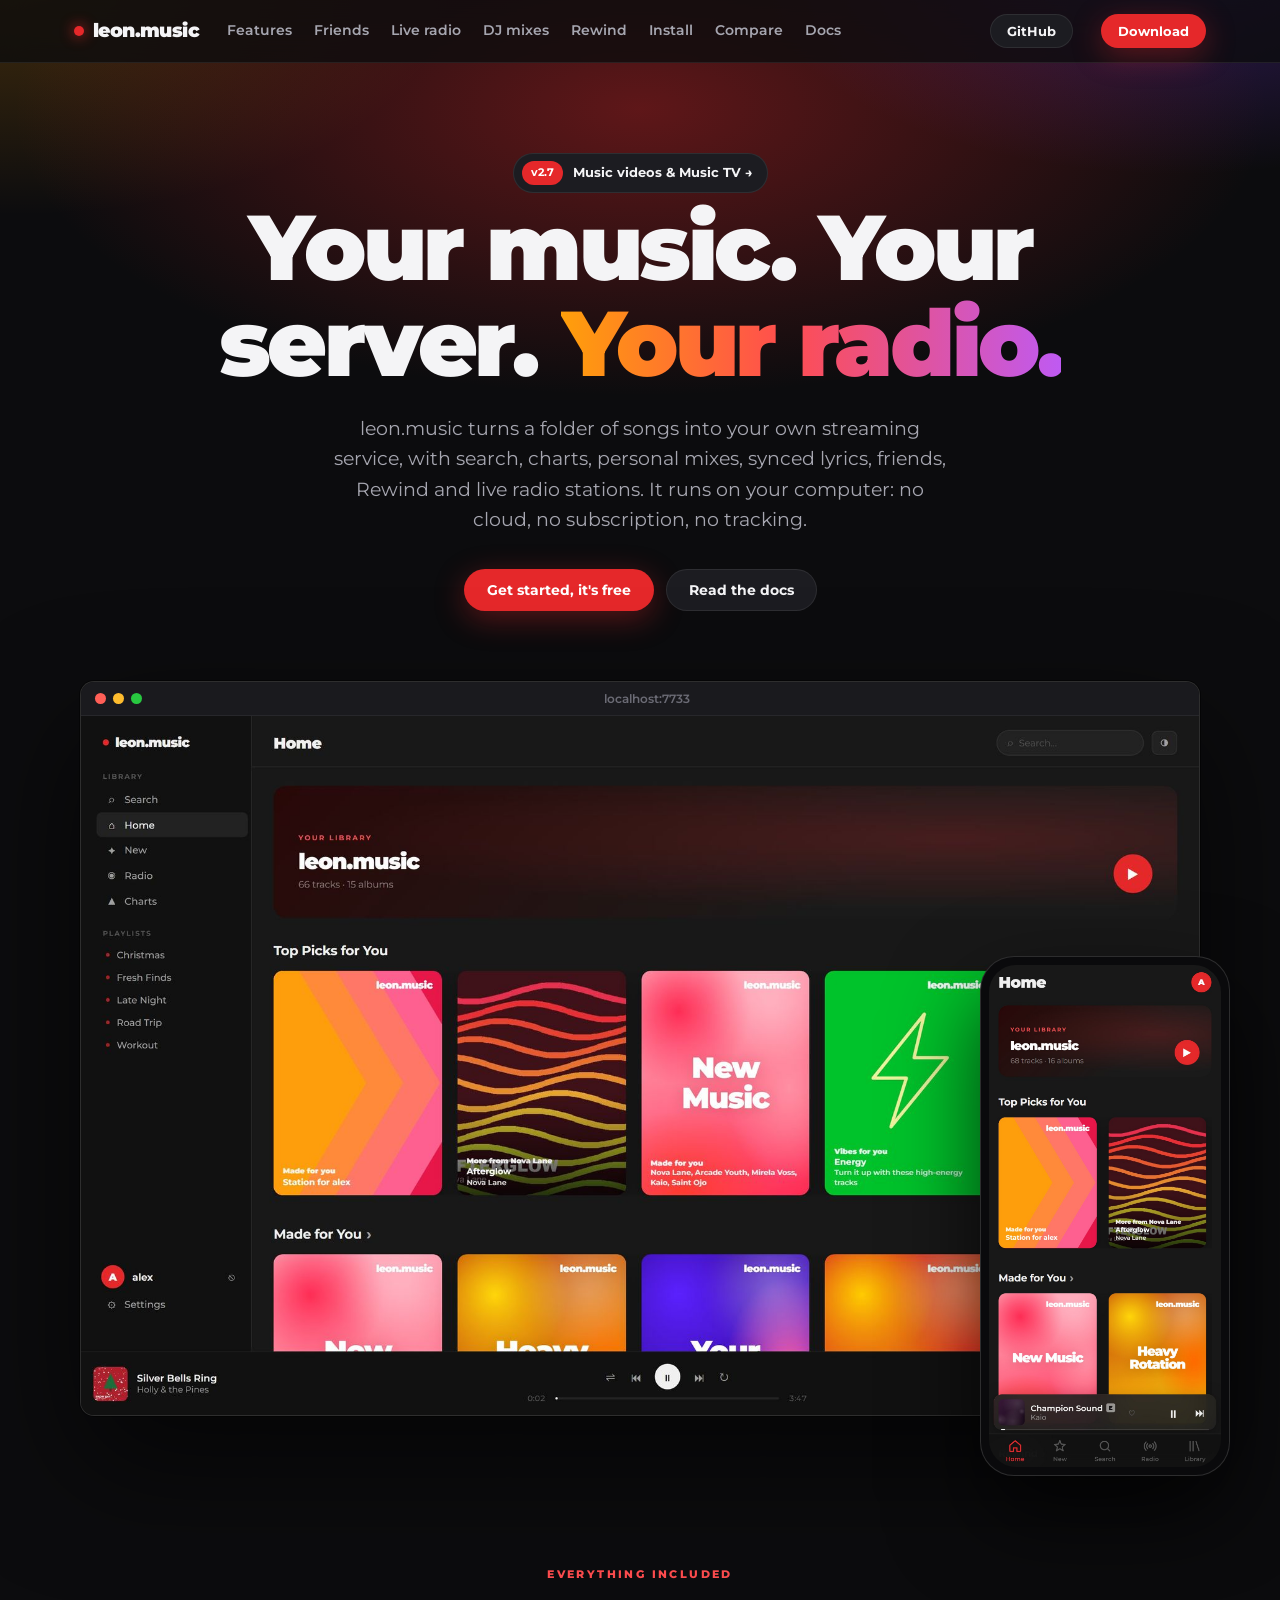
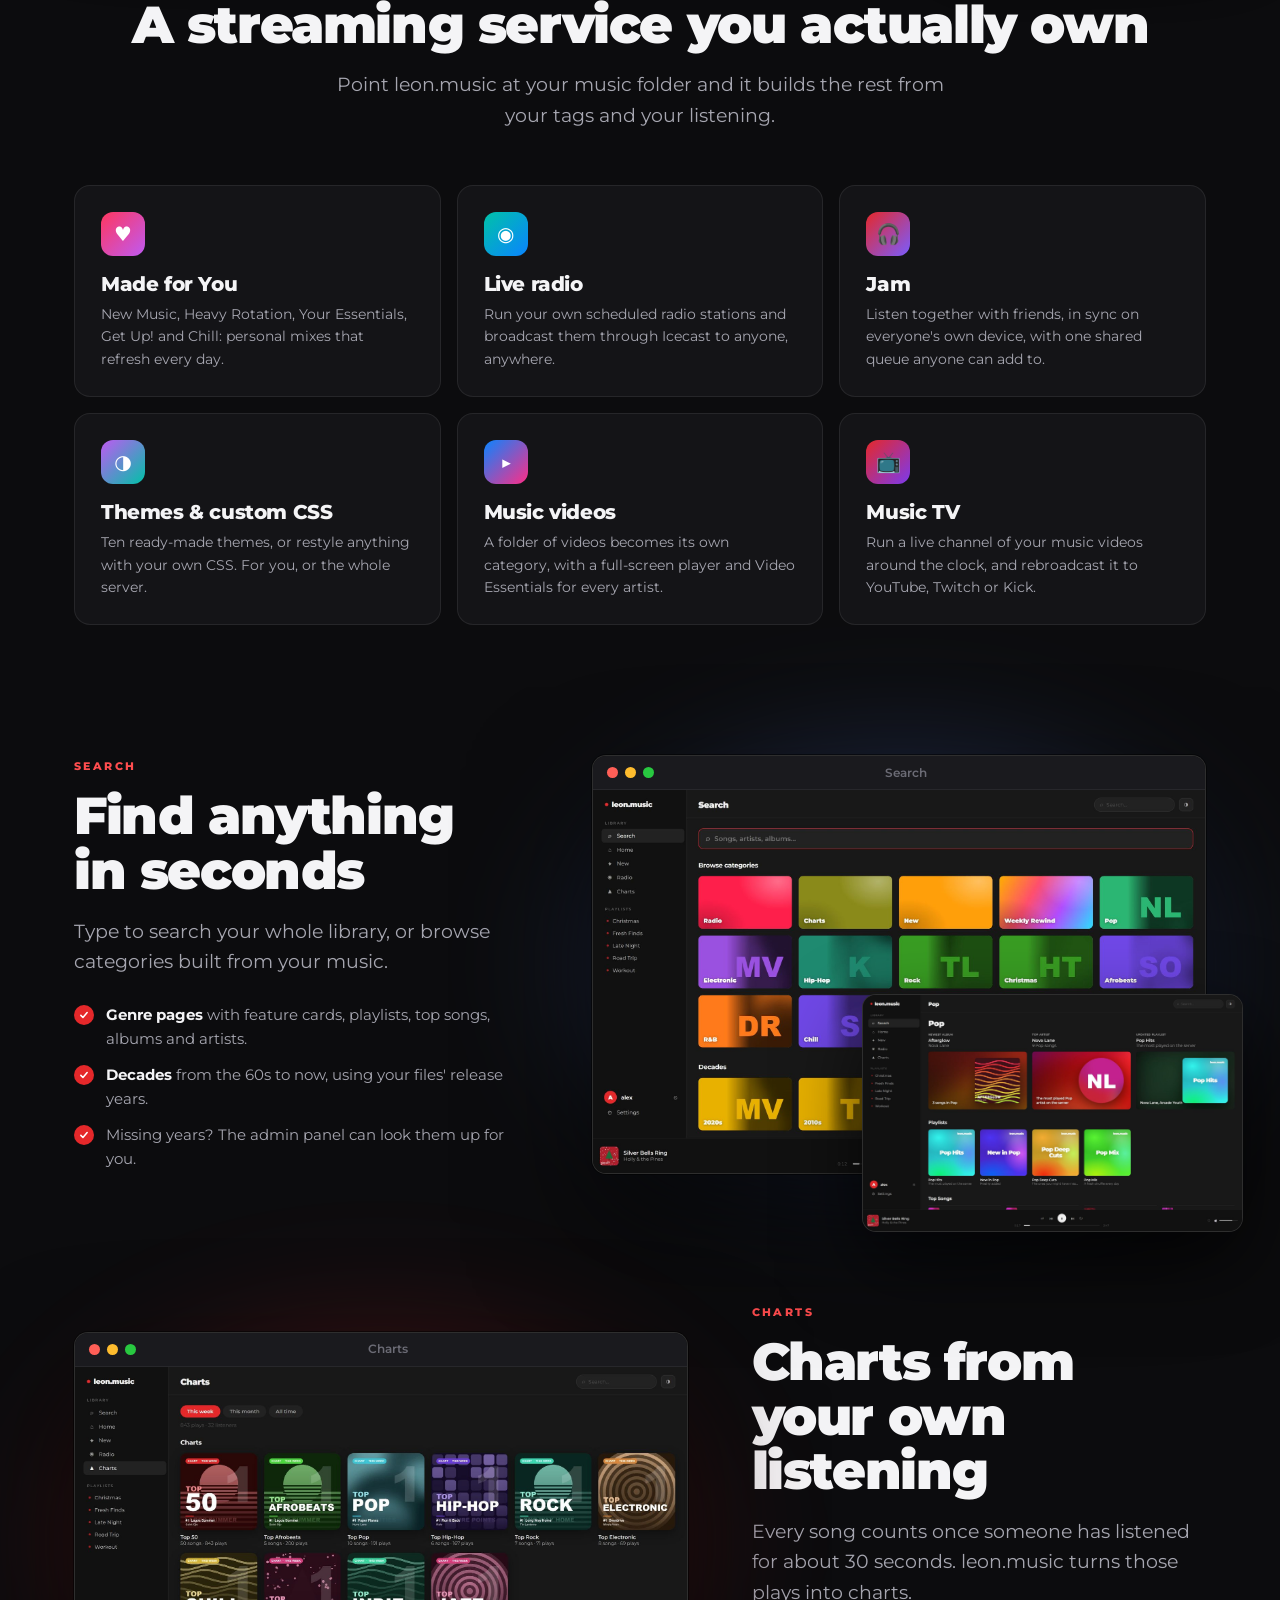
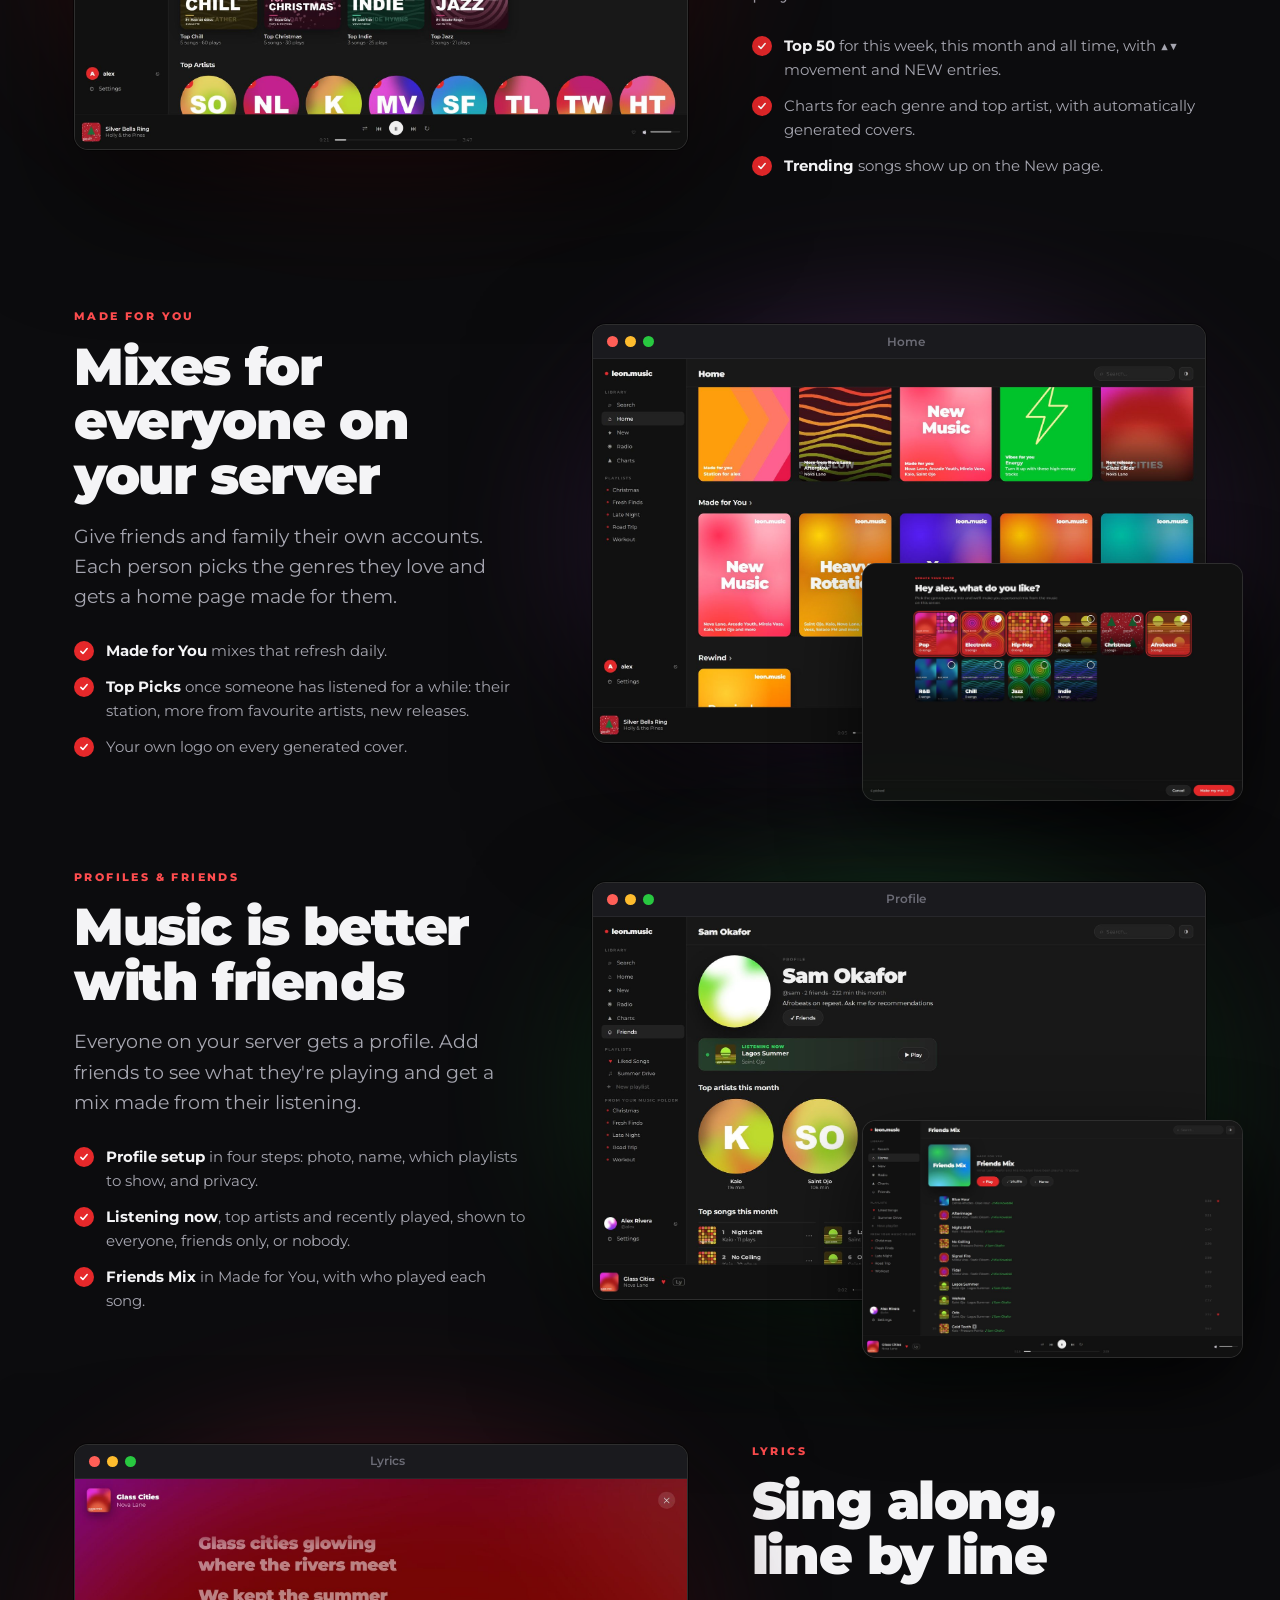
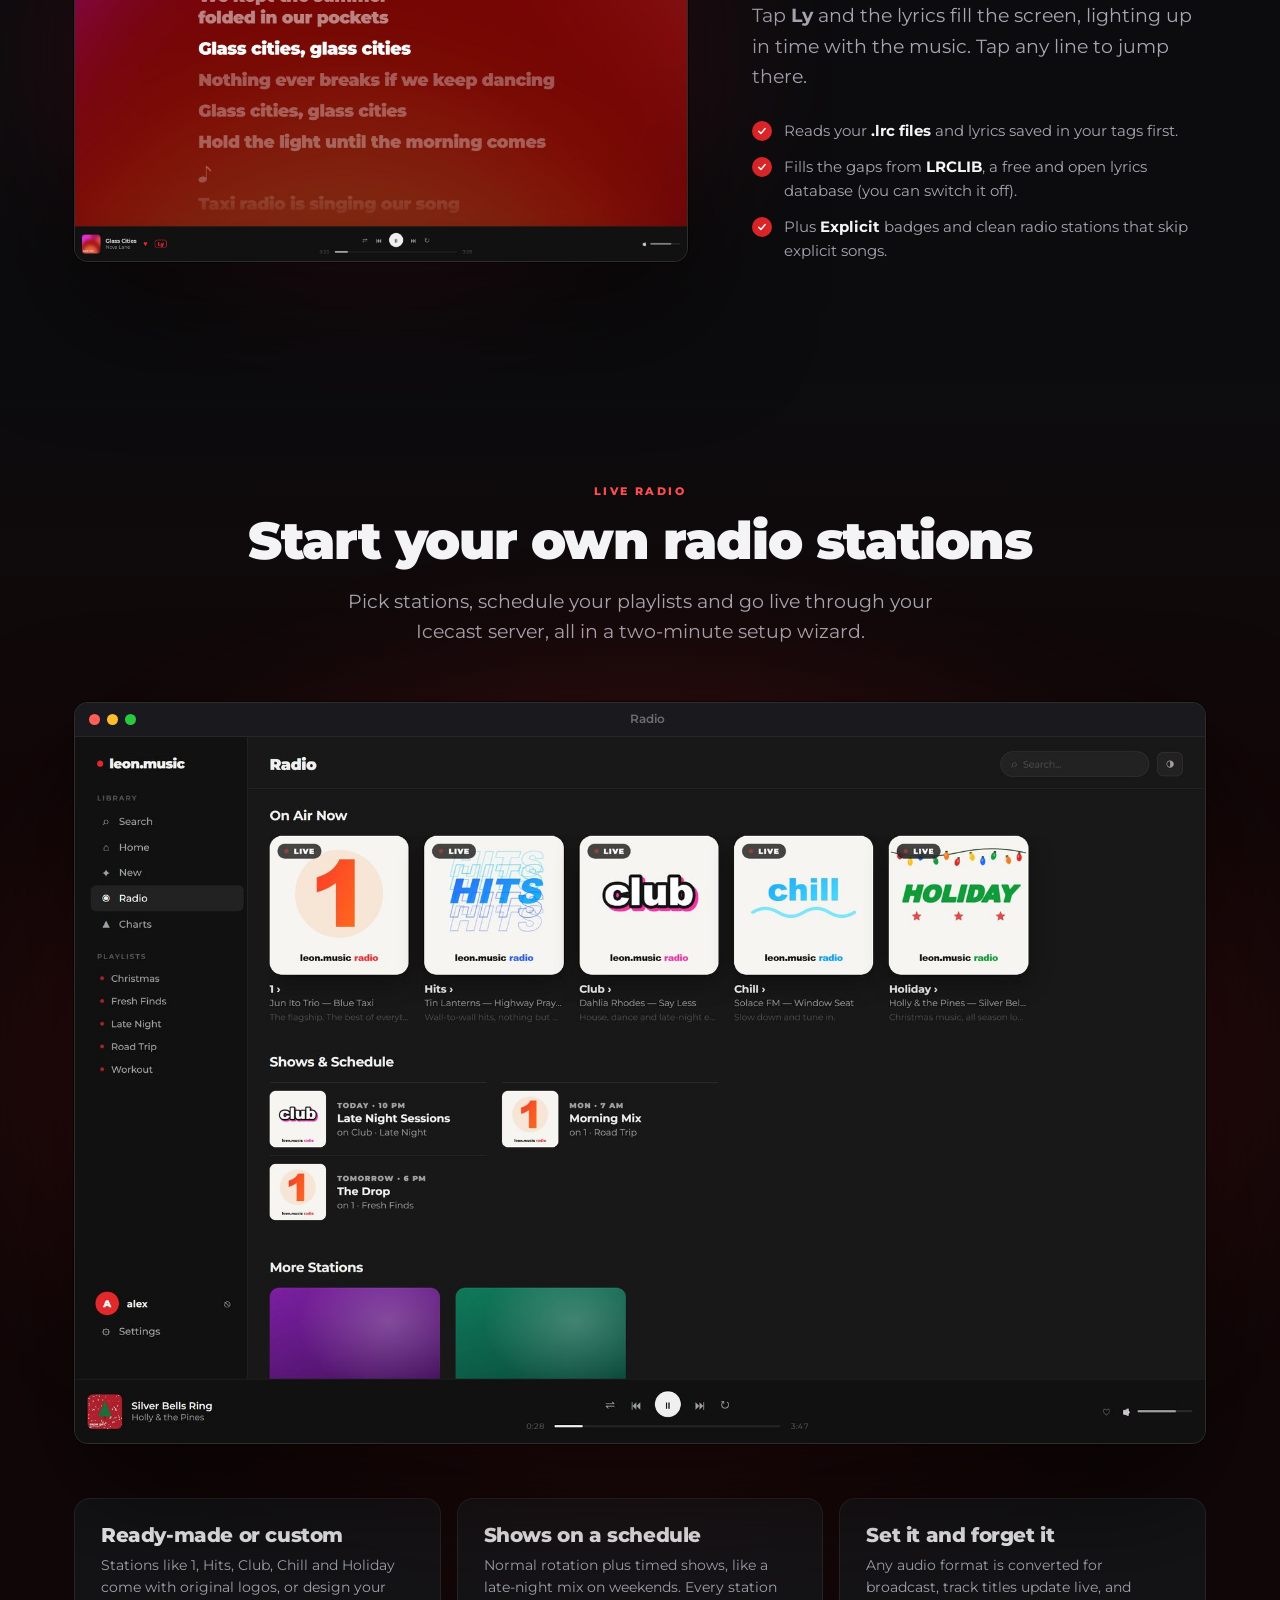
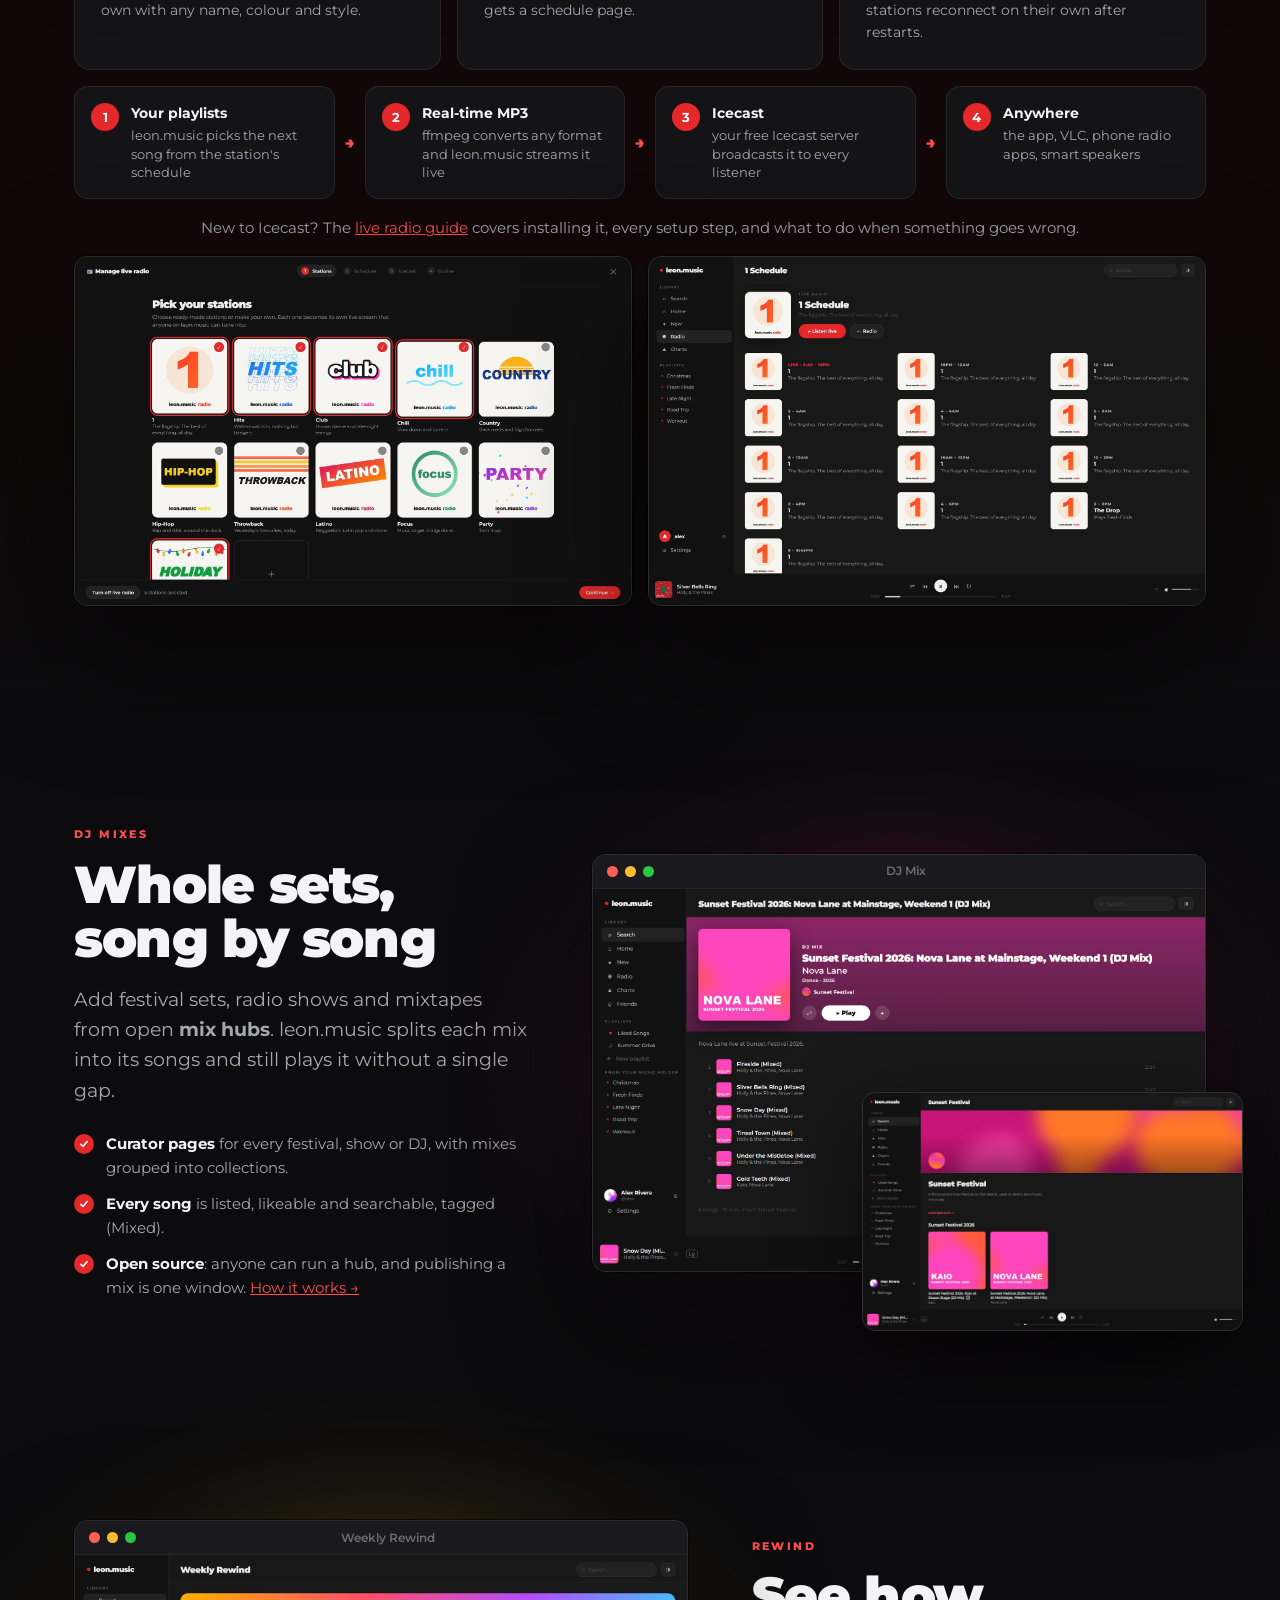
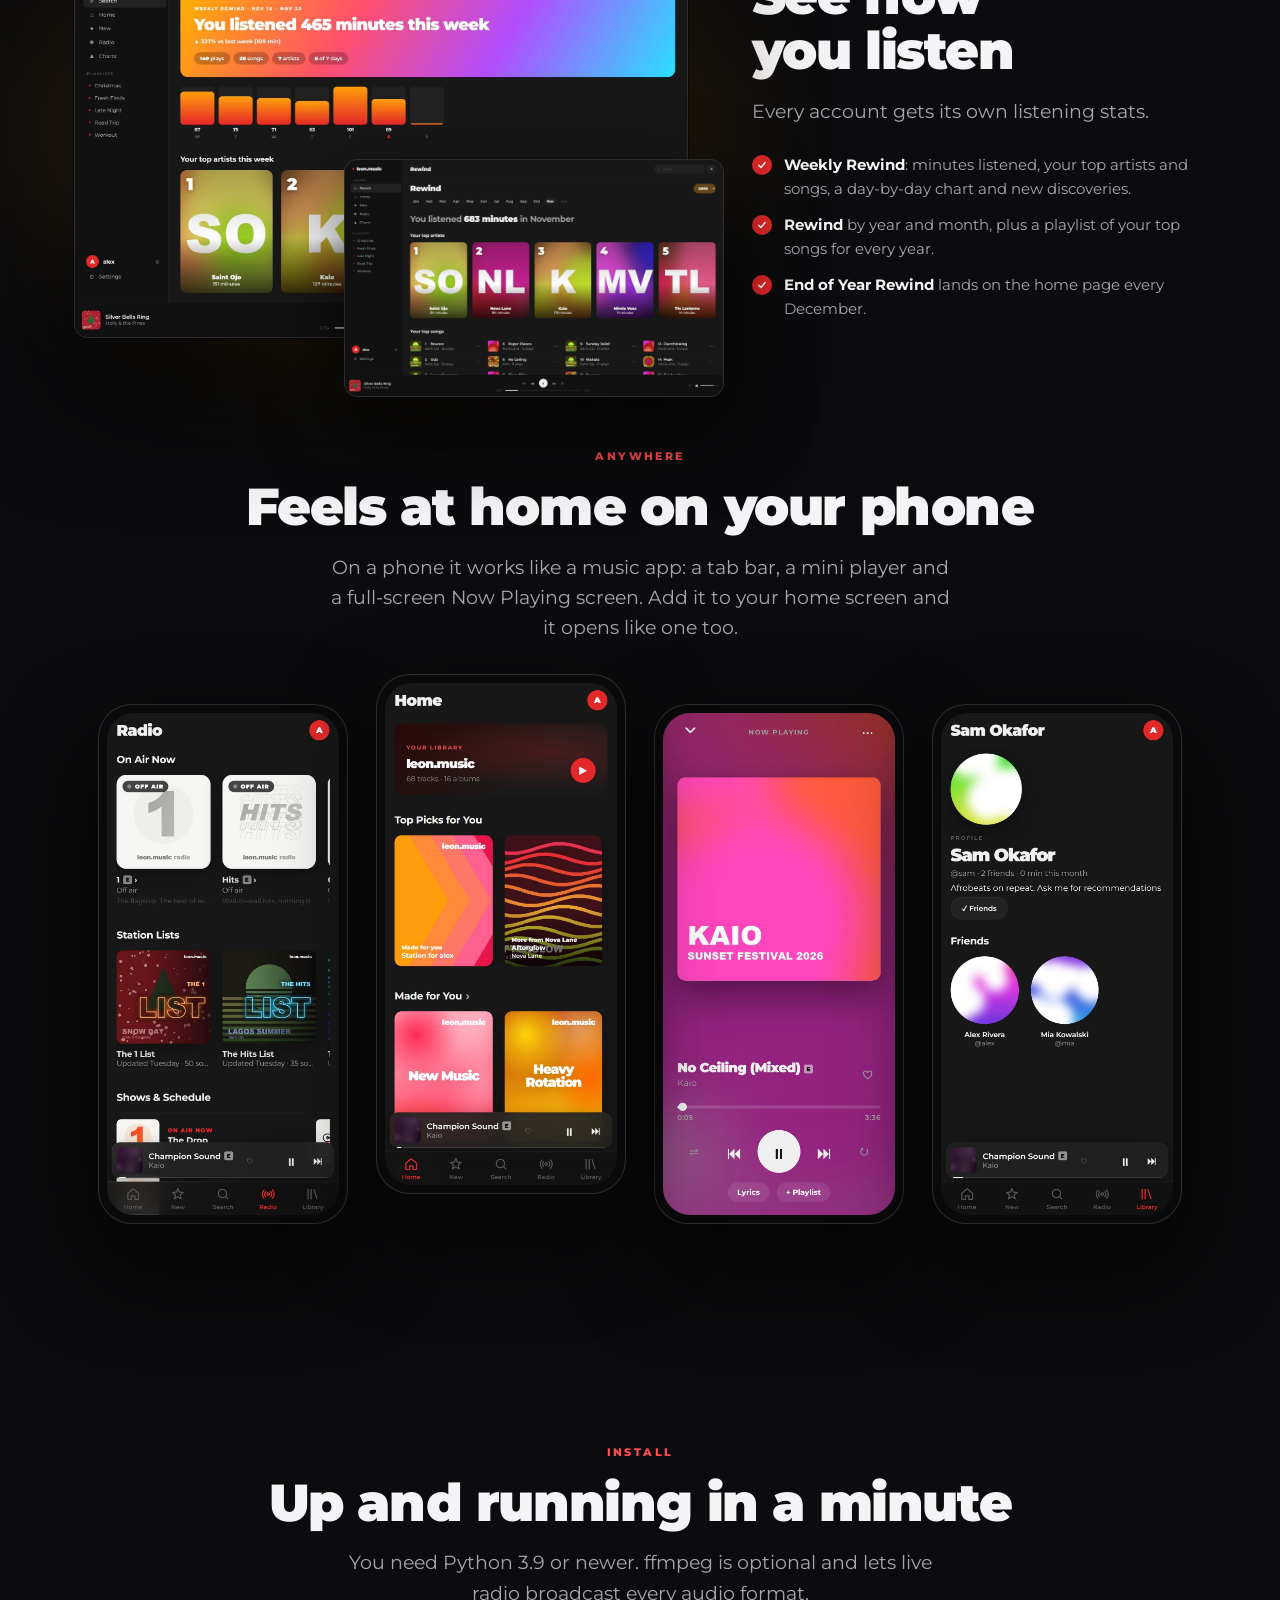
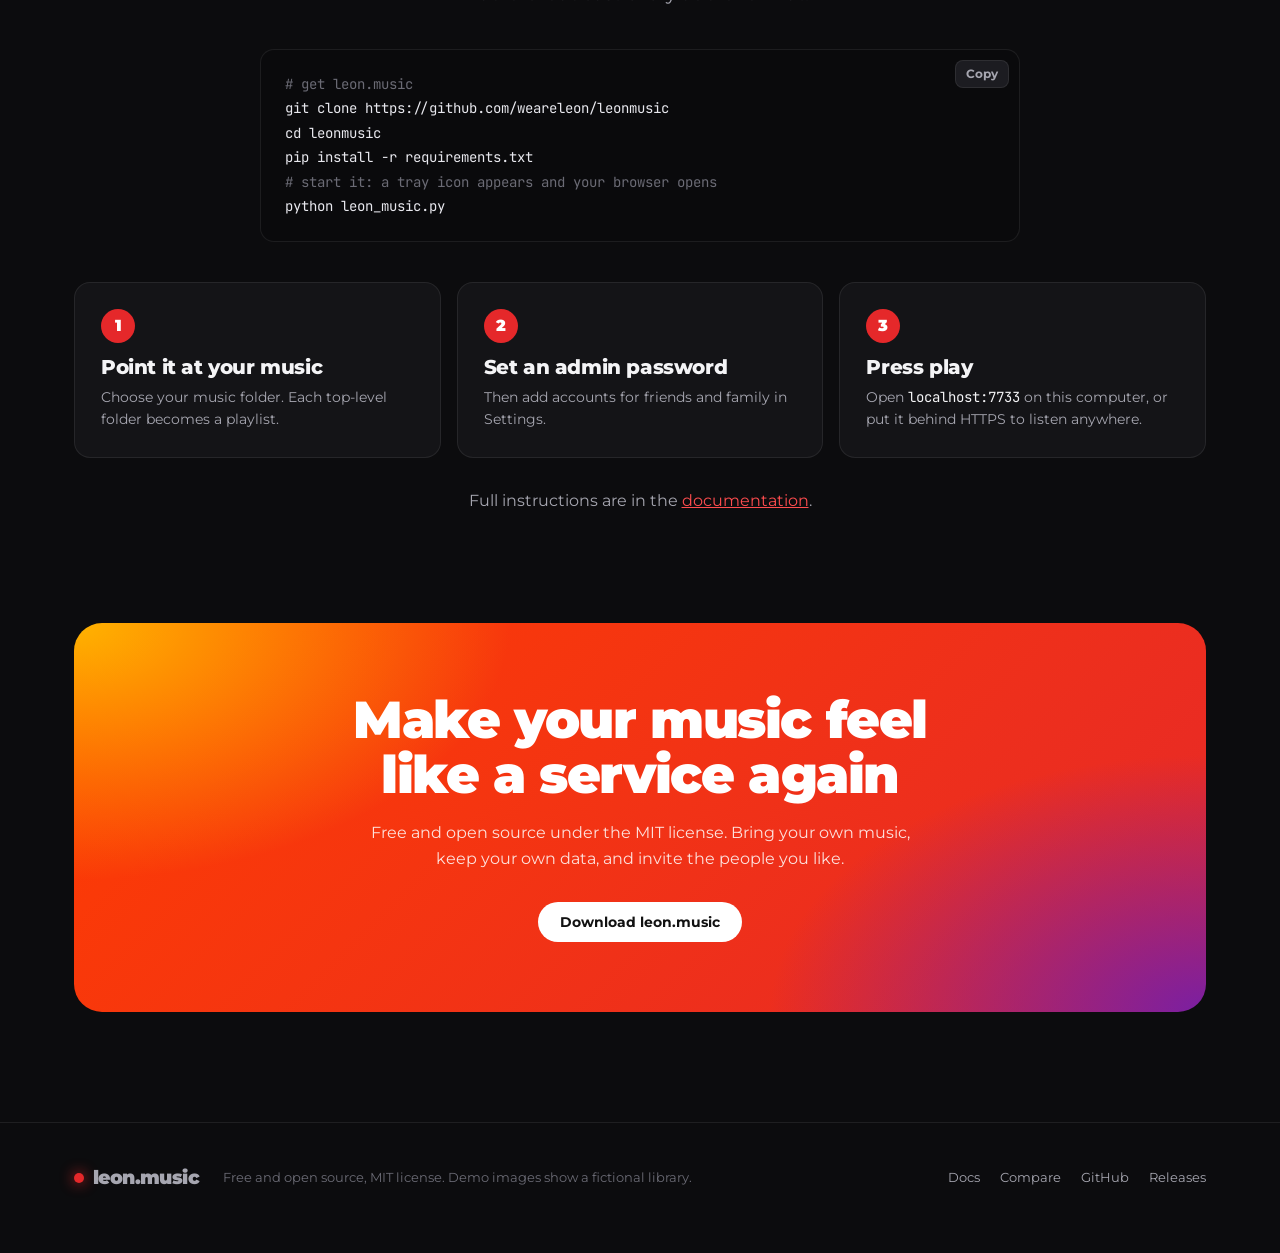
<file: docs/index.html>
<!doctype html>
<html lang="en">
<head>
<meta charset="utf-8">
<meta name="viewport" content="width=device-width,initial-scale=1">
<title>leon.music: your own music streaming service</title>
<meta name="description" content="leon.music is a self-hosted music streaming service: search, charts, personal mixes, Rewind and your own live radio stations, all running on your own computer.">
<meta property="og:title" content="leon.music: your music, your server, your radio">
<meta property="og:description" content="A self-hosted music streaming service with charts, personal mixes, Rewind and live radio.">
<meta property="og:image" content="assets/home.jpg">
<link rel="icon" href="data:image/svg+xml,%3Csvg xmlns='http://www.w3.org/2000/svg' viewBox='0 0 32 32'%3E%3Ccircle cx='16' cy='16' r='9' fill='%23e5282a'/%3E%3C/svg%3E">
<link rel="preconnect" href="https://fonts.googleapis.com"><link rel="preconnect" href="https://fonts.gstatic.com" crossorigin>
<link href="https://fonts.googleapis.com/css2?family=Montserrat:wght@400;500;600;700;800;900&family=JetBrains+Mono:wght@400;600&display=swap" rel="stylesheet">
<link rel="stylesheet" href="style.css">
</head>
<body>
<header class="nav"><div class="nav-in">
  <a class="brand" href="./"><i></i>leon.music</a>
  <nav class="nav-links" id="navLinks">
    <a href="#features">Features</a><a href="#social">Friends</a><a href="#radio">Live radio</a><a href="#mixes">DJ mixes</a><a href="#rewind">Rewind</a>
    <a href="#install">Install</a><a href="compare.html">Compare</a><a href="docs.html">Docs</a>
  </nav>
  <a class="btn sm gh" href="https://github.com/weareleon/leonmusic">GitHub</a>
  <a class="btn sm pri" href="https://github.com/weareleon/leonmusic/releases/latest">Download</a>
  <button class="menu-btn" aria-label="Menu" aria-expanded="false" onclick="const n=document.getElementById('navLinks');n.classList.toggle('open');this.setAttribute('aria-expanded',n.classList.contains('open'))">☰</button>
</div></header>

<main>
<section class="hero center"><div class="wrap">
  <a class="pill" href="https://github.com/weareleon/leonmusic/releases/latest"><b>v2.7</b>Music videos &amp; Music TV →</a>
  <h1>Your music. Your server. <em>Your radio.</em></h1>
  <p class="lead">leon.music turns a folder of songs into your own streaming service, with search, charts, personal mixes, synced lyrics, friends, Rewind and live radio stations. It runs on your computer: no cloud, no subscription, no tracking.</p>
  <div class="cta">
    <a class="btn pri" href="#install">Get started, it's free</a>
    <a class="btn" href="docs.html">Read the docs</a>
  </div>
  <div class="hero-shot">
    <div class="window"><div class="bar"><span></span><span></span><span></span><em>localhost:7733</em></div>
      <img class="zoomable" src="assets/home.jpg" alt="leon.music home page with Top Picks and Made for You mixes" width="1800" height="1125"></div>
    <div class="phone"><img class="zoomable" src="assets/m-home.jpg" alt="leon.music on a phone" loading="lazy"></div>
  </div>
</div></section>

<section id="features"><div class="wrap center">
  <div class="eyebrow">Everything included</div>
  <h2>A streaming service you actually own</h2>
  <p class="lead">Point leon.music at your music folder and it builds the rest from your tags and your listening.</p>
  <div class="grid" style="text-align:left">
    <div class="card" style="--c1:#ff375f;--c2:#bf5af2"><div class="ic">♥</div><h3>Made for You</h3><p>New Music, Heavy Rotation, Your Essentials, Get Up! and Chill: personal mixes that refresh every day.</p></div>
    <div class="card" style="--c1:#00c2a8;--c2:#0a84ff"><div class="ic">◉</div><h3>Live radio</h3><p>Run your own scheduled radio stations and broadcast them through Icecast to anyone, anywhere.</p></div>
    <div class="card" style="--c1:#e5282a;--c2:#7a5cff"><div class="ic">🎧</div><h3>Jam</h3><p>Listen together with friends, in sync on everyone's own device, with one shared queue anyone can add to.</p></div>
    <div class="card" style="--c1:#bf5af2;--c2:#00c2a8"><div class="ic">◑</div><h3>Themes &amp; custom CSS</h3><p>Ten ready-made themes, or restyle anything with your own CSS. For you, or the whole server.</p></div>
    <div class="card" style="--c1:#0a84ff;--c2:#ff2d87"><div class="ic">▶</div><h3>Music videos</h3><p>A folder of videos becomes its own category, with a full-screen player and Video Essentials for every artist.</p></div>
    <div class="card" style="--c1:#e5282a;--c2:#7c3aed"><div class="ic">📺</div><h3>Music TV</h3><p>Run a live channel of your music videos around the clock, and rebroadcast it to YouTube, Twitch or Kick.</p></div>
  </div>
</div></section>

<section style="padding-top:20px"><div class="wrap">
  <div class="show">
    <div class="txt">
      <div class="eyebrow">Search</div>
      <h2>Find anything in seconds</h2>
      <p class="lead">Type to search your whole library, or browse categories built from your music.</p>
      <ul>
        <li><span><b>Genre pages</b> with feature cards, playlists, top songs, albums and artists.</span></li>
        <li><span><b>Decades</b> from the 60s to now, using your files' release years.</span></li>
        <li><span>Missing years? The admin panel can look them up for you.</span></li>
      </ul>
    </div>
    <div class="stack glow" style="--g:#5e8bff">
      <div class="window"><div class="bar"><span></span><span></span><span></span><em>Search</em></div><img class="zoomable" src="assets/search.jpg" alt="Search page with genre and decade categories" loading="lazy"></div>
      <div class="window"><img class="zoomable" src="assets/genre.jpg" alt="Pop genre page" loading="lazy"></div>
    </div>
  </div>

  <div class="show flip">
    <div class="txt">
      <div class="eyebrow">Charts</div>
      <h2>Charts from your own listening</h2>
      <p class="lead">Every song counts once someone has listened for about 30 seconds. leon.music turns those plays into charts.</p>
      <ul>
        <li><span><b>Top 50</b> for this week, this month and all time, with ▲▼ movement and NEW entries.</span></li>
        <li><span>Charts for each genre and top artist, with automatically generated covers.</span></li>
        <li><span><b>Trending</b> songs show up on the New page.</span></li>
      </ul>
    </div>
    <div class="glow" style="--g:#e5282a"><div class="window"><div class="bar"><span></span><span></span><span></span><em>Charts</em></div><img class="zoomable" src="assets/charts.jpg" alt="Charts page" loading="lazy"></div></div>
  </div>

  <div class="show">
    <div class="txt">
      <div class="eyebrow">Made for you</div>
      <h2>Mixes for everyone on your server</h2>
      <p class="lead">Give friends and family their own accounts. Each person picks the genres they love and gets a home page made for them.</p>
      <ul>
        <li><span><b>Made for You</b> mixes that refresh daily.</span></li>
        <li><span><b>Top Picks</b> once someone has listened for a while: their station, more from favourite artists, new releases.</span></li>
        <li><span>Your own logo on every generated cover.</span></li>
      </ul>
    </div>
    <div class="stack glow" style="--g:#bf5af2">
      <div class="window"><div class="bar"><span></span><span></span><span></span><em>Home</em></div><img class="zoomable" src="assets/home-foryou.jpg" alt="Made for You mixes" loading="lazy"></div>
      <div class="window"><img class="zoomable" src="assets/onboarding.jpg" alt="Genre picker for new users" loading="lazy"></div>
    </div>
  </div>
</div></section>

<section id="social" style="padding-top:0"><div class="wrap">
  <div class="show">
    <div class="txt">
      <div class="eyebrow">Profiles &amp; friends</div>
      <h2>Music is better with friends</h2>
      <p class="lead">Everyone on your server gets a profile. Add friends to see what they're playing and get a mix made from their listening.</p>
      <ul>
        <li><span><b>Profile setup</b> in four steps: photo, name, which playlists to show, and privacy.</span></li>
        <li><span><b>Listening now</b>, top artists and recently played, shown to everyone, friends only, or nobody.</span></li>
        <li><span><b>Friends Mix</b> in Made for You, with who played each song.</span></li>
      </ul>
    </div>
    <div class="stack glow" style="--g:#30d158">
      <div class="window"><div class="bar"><span></span><span></span><span></span><em>Profile</em></div><img class="zoomable" src="assets/profile.jpg" alt="A profile page" loading="lazy"></div>
      <div class="window"><img class="zoomable" src="assets/friends-mix.jpg" alt="Friends Mix" loading="lazy"></div>
    </div>
  </div>
  <div class="show flip">
    <div class="txt">
      <div class="eyebrow">Lyrics</div>
      <h2>Sing along, line by line</h2>
      <p class="lead">Tap <b>Ly</b> and the lyrics fill the screen, lighting up in time with the music. Tap any line to jump there.</p>
      <ul>
        <li><span>Reads your <b>.lrc files</b> and lyrics saved in your tags first.</span></li>
        <li><span>Fills the gaps from <b>LRCLIB</b>, a free and open lyrics database (you can switch it off).</span></li>
        <li><span>Plus <b>Explicit</b> badges and clean radio stations that skip explicit songs.</span></li>
      </ul>
    </div>
    <div class="glow" style="--g:#ff2d55"><div class="window"><div class="bar"><span></span><span></span><span></span><em>Lyrics</em></div><img class="zoomable" src="assets/lyrics.jpg" alt="Synced lyrics" loading="lazy"></div></div>
  </div>
</div></section>

<section id="radio" style="background:linear-gradient(180deg,transparent,#120708 20%,#120708 80%,transparent)"><div class="wrap">
  <div class="center"><div class="eyebrow">Live radio</div>
    <h2>Start your own radio stations</h2>
    <p class="lead">Pick stations, schedule your playlists and go live through your Icecast server, all in a two-minute setup wizard.</p></div>
  <div class="glow" style="--g:#e5282a;margin-top:54px"><div class="window"><div class="bar"><span></span><span></span><span></span><em>Radio</em></div><img class="zoomable" src="assets/radio.jpg" alt="Radio page with live stations" loading="lazy"></div></div>
  <div class="grid">
    <div class="card"><h3>Ready-made or custom</h3><p>Stations like 1, Hits, Club, Chill and Holiday come with original logos, or design your own with any name, colour and style.</p></div>
    <div class="card"><h3>Shows on a schedule</h3><p>Normal rotation plus timed shows, like a late-night mix on weekends. Every station gets a schedule page.</p></div>
    <div class="card"><h3>Set it and forget it</h3><p>Any audio format is converted for broadcast, track titles update live, and stations reconnect on their own after restarts.</p></div>
  </div>
  <div class="flow" aria-label="How live radio works">
    <div><b>1</b><span><strong>Your playlists</strong>leon.music picks the next song from the station's schedule</span></div>
    <i aria-hidden="true">→</i>
    <div><b>2</b><span><strong>Real-time MP3</strong>ffmpeg converts any format and leon.music streams it live</span></div>
    <i aria-hidden="true">→</i>
    <div><b>3</b><span><strong>Icecast</strong>your free Icecast server broadcasts it to every listener</span></div>
    <i aria-hidden="true">→</i>
    <div><b>4</b><span><strong>Anywhere</strong>the app, VLC, phone radio apps, smart speakers</span></div>
  </div>
  <p class="center" style="margin-top:18px;color:var(--fg2);font-size:14.5px">New to Icecast? The <a href="docs.html#radio" style="color:var(--accent2)">live radio guide</a> covers installing it, every setup step, and what to do when something goes wrong.</p>
  <div class="duo" style="margin-top:16px">
    <div class="window"><img class="zoomable" src="assets/wizard-stations.jpg" alt="Radio setup wizard: pick stations" loading="lazy"></div>
    <div class="window"><img class="zoomable" src="assets/schedule.jpg" alt="Station schedule page" loading="lazy"></div>
  </div>
</div></section>

<section id="mixes"><div class="wrap">
  <div class="show">
    <div class="txt">
      <div class="eyebrow">DJ mixes</div>
      <h2>Whole sets, song by song</h2>
      <p class="lead">Add festival sets, radio shows and mixtapes from open <b>mix hubs</b>. leon.music splits each mix into its songs and still plays it without a single gap.</p>
      <ul>
        <li><span><b>Curator pages</b> for every festival, show or DJ, with mixes grouped into collections.</span></li>
        <li><span><b>Every song</b> is listed, likeable and searchable, tagged (Mixed).</span></li>
        <li><span><b>Open source</b>: anyone can run a hub, and publishing a mix is one window. <a href="docs.html#mixes" style="color:var(--accent2)">How it works →</a></span></li>
      </ul>
    </div>
    <div class="stack glow" style="--g:#d0157f">
      <div class="window"><div class="bar"><span></span><span></span><span></span><em>DJ Mix</em></div><img class="zoomable" src="assets/dj-mix.jpg" alt="A DJ mix page" loading="lazy"></div>
      <div class="window"><img class="zoomable" src="assets/curator.jpg" alt="A curator page" loading="lazy"></div>
    </div>
  </div>
</div></section>

<section id="rewind"><div class="wrap">
  <div class="show flip">
    <div class="txt">
      <div class="eyebrow">Rewind</div>
      <h2>See how you listen</h2>
      <p class="lead">Every account gets its own listening stats.</p>
      <ul>
        <li><span><b>Weekly Rewind</b>: minutes listened, your top artists and songs, a day-by-day chart and new discoveries.</span></li>
        <li><span><b>Rewind</b> by year and month, plus a playlist of your top songs for every year.</span></li>
        <li><span><b>End of Year Rewind</b> lands on the home page every December.</span></li>
      </ul>
    </div>
    <div class="stack glow" style="--g:#ff9f0a">
      <div class="window"><div class="bar"><span></span><span></span><span></span><em>Weekly Rewind</em></div><img class="zoomable" src="assets/weekly-rewind.jpg" alt="Weekly Rewind" loading="lazy"></div>
      <div class="window"><img class="zoomable" src="assets/rewind.jpg" alt="Rewind by month" loading="lazy"></div>
    </div>
  </div>
</div></section>

<section style="padding-top:0"><div class="wrap center">
  <div class="eyebrow">Anywhere</div>
  <h2>Feels at home on your phone</h2>
  <p class="lead">On a phone it works like a music app: a tab bar, a mini player and a full-screen Now Playing screen. Add it to your home screen and it opens like one too.</p>
  <div class="phones">
    <div class="phone"><img class="zoomable" src="assets/m-radio.jpg" alt="Radio on a phone" loading="lazy"></div>
    <div class="phone"><img class="zoomable" src="assets/m-home.jpg" alt="Home on a phone" loading="lazy"></div>
    <div class="phone"><img class="zoomable" src="assets/m-nowplaying.jpg" alt="Now Playing on a phone" loading="lazy"></div>
    <div class="phone"><img class="zoomable" src="assets/m-profile.jpg" alt="A profile on a phone" loading="lazy"></div>
  </div>
</div></section>

<section id="install"><div class="wrap">
  <div class="center"><div class="eyebrow">Install</div><h2>Up and running in a minute</h2>
    <p class="lead">You need Python 3.9 or newer. ffmpeg is optional and lets live radio broadcast every audio format.</p></div>
  <div style="max-width:760px;margin:40px auto 0">
    <div class="code"><button class="copy">Copy</button><pre><span class="c"># get leon.music</span>
git clone https://github.com/weareleon/leonmusic
cd leonmusic
pip install -r requirements.txt
<span class="c"># start it: a tray icon appears and your browser opens</span>
python leon_music.py</pre></div>
  </div>
  <div class="steps">
    <div class="card"><h3>Point it at your music</h3><p>Choose your music folder. Each top-level folder becomes a playlist.</p></div>
    <div class="card"><h3>Set an admin password</h3><p>Then add accounts for friends and family in Settings.</p></div>
    <div class="card"><h3>Press play</h3><p>Open <code style="color:var(--fg)">localhost:7733</code> on this computer, or put it behind HTTPS to listen anywhere.</p></div>
  </div>
  <p class="center" style="margin-top:30px;color:var(--fg2)">Full instructions are in the <a href="docs.html" style="color:var(--accent2)">documentation</a>.</p>
</div></section>

<section style="padding-top:0"><div class="wrap">
  <div class="cta-box">
    <h2>Make your music feel like a service again</h2>
    <p>Free and open source under the MIT license. Bring your own music, keep your own data, and invite the people you like.</p>
    <a class="btn" href="https://github.com/weareleon/leonmusic/releases/latest">Download leon.music</a>
  </div>
</div></section>
</main>

<footer><div class="wrap">
  <a class="brand" href="./"><i></i>leon.music</a>
  <span>Free and open source, MIT license. Demo images show a fictional library.</span>
  <nav><a href="docs.html">Docs</a><a href="compare.html">Compare</a><a href="https://github.com/weareleon/leonmusic">GitHub</a><a href="https://github.com/weareleon/leonmusic/releases">Releases</a></nav>
</div></footer>

<div class="lb" id="lb" role="dialog" aria-modal="true" aria-label="Screenshot"><img alt=""></div>
<script>
// Click a screenshot to enlarge; copy buttons on code blocks
const lb=document.getElementById('lb'),lbi=lb.querySelector('img');
document.querySelectorAll('.zoomable').forEach(i=>i.addEventListener('click',()=>{lbi.src=i.src;lbi.alt=i.alt;lb.classList.add('on');}));
lb.addEventListener('click',()=>lb.classList.remove('on'));
document.addEventListener('keydown',e=>{if(e.key==='Escape')lb.classList.remove('on');});
document.querySelectorAll('.copy').forEach(b=>b.addEventListener('click',()=>{
  const t=b.parentElement.querySelector('pre').innerText.split('\n').filter(l=>!l.trim().startsWith('#')).join('\n');
  navigator.clipboard.writeText(t).then(()=>{b.textContent='Copied ✓';setTimeout(()=>b.textContent='Copy',1600);});
}));
</script>
</body>
</html>
</file>
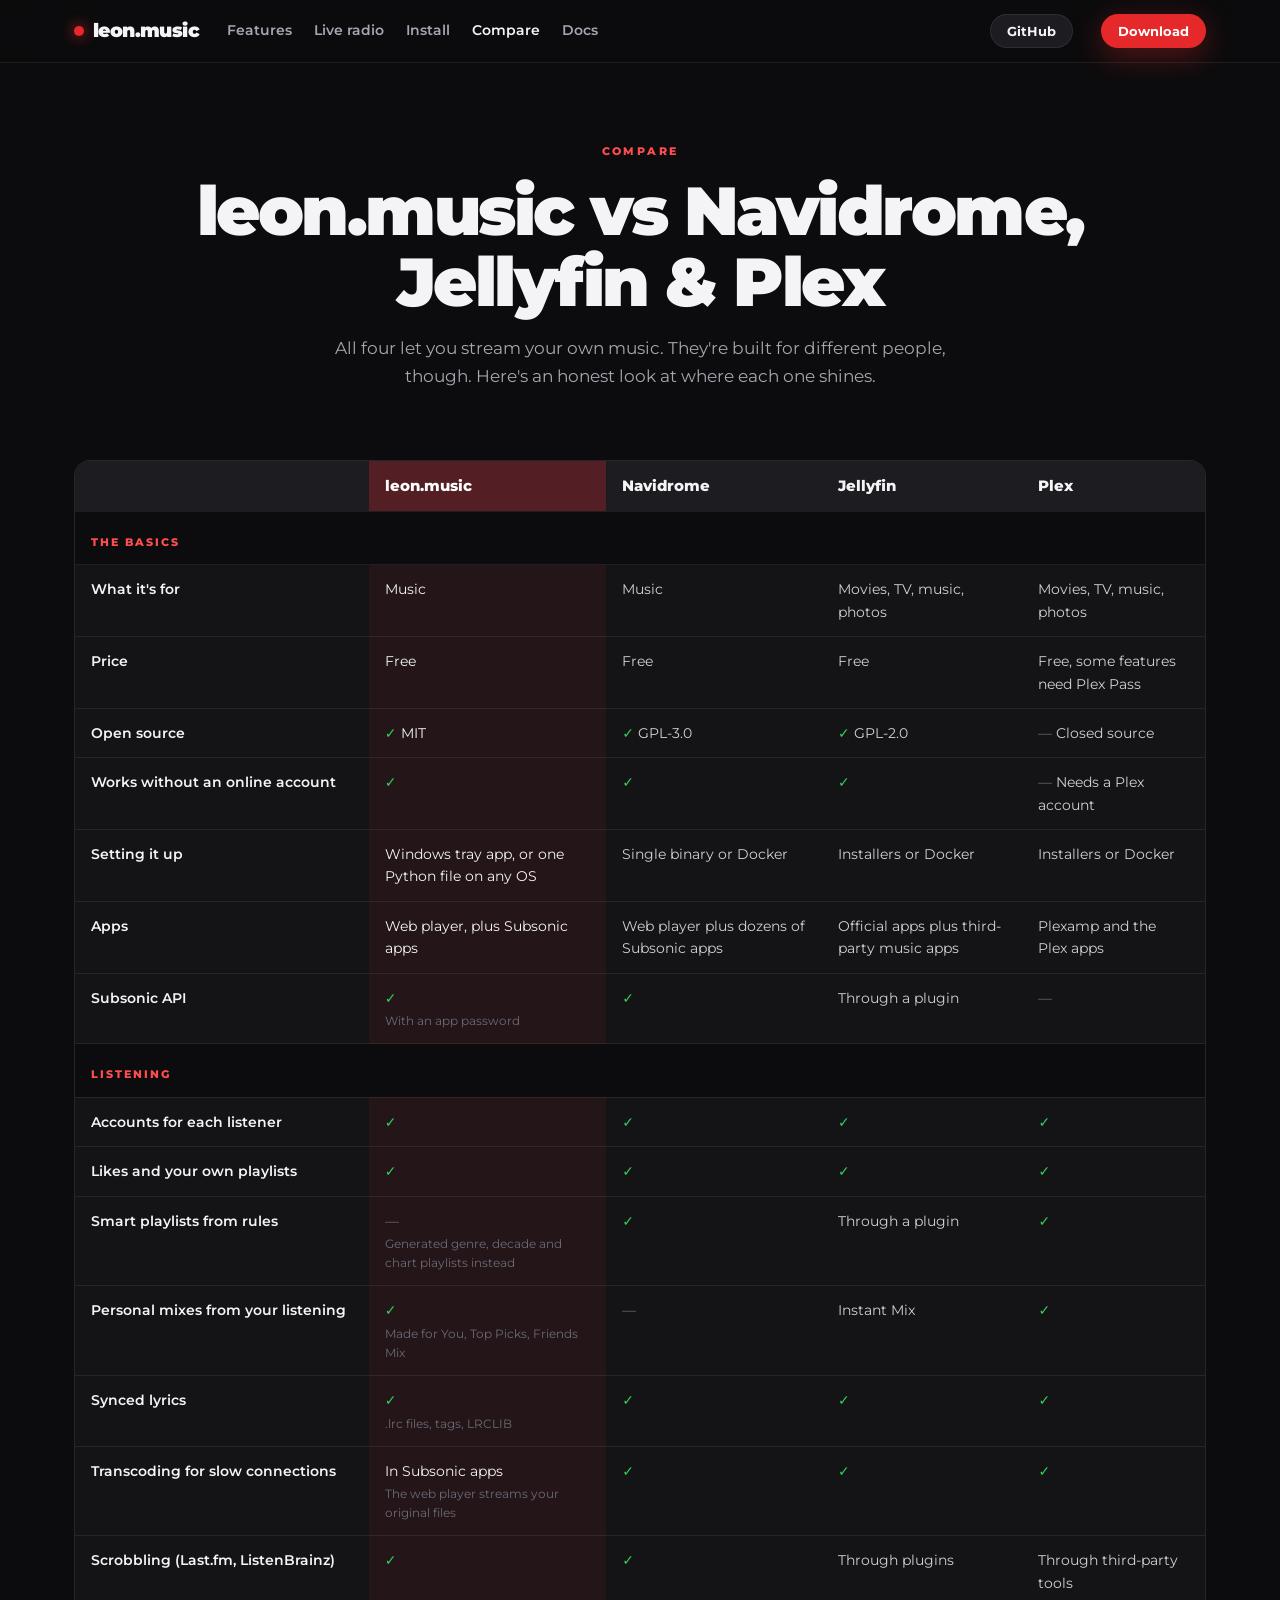
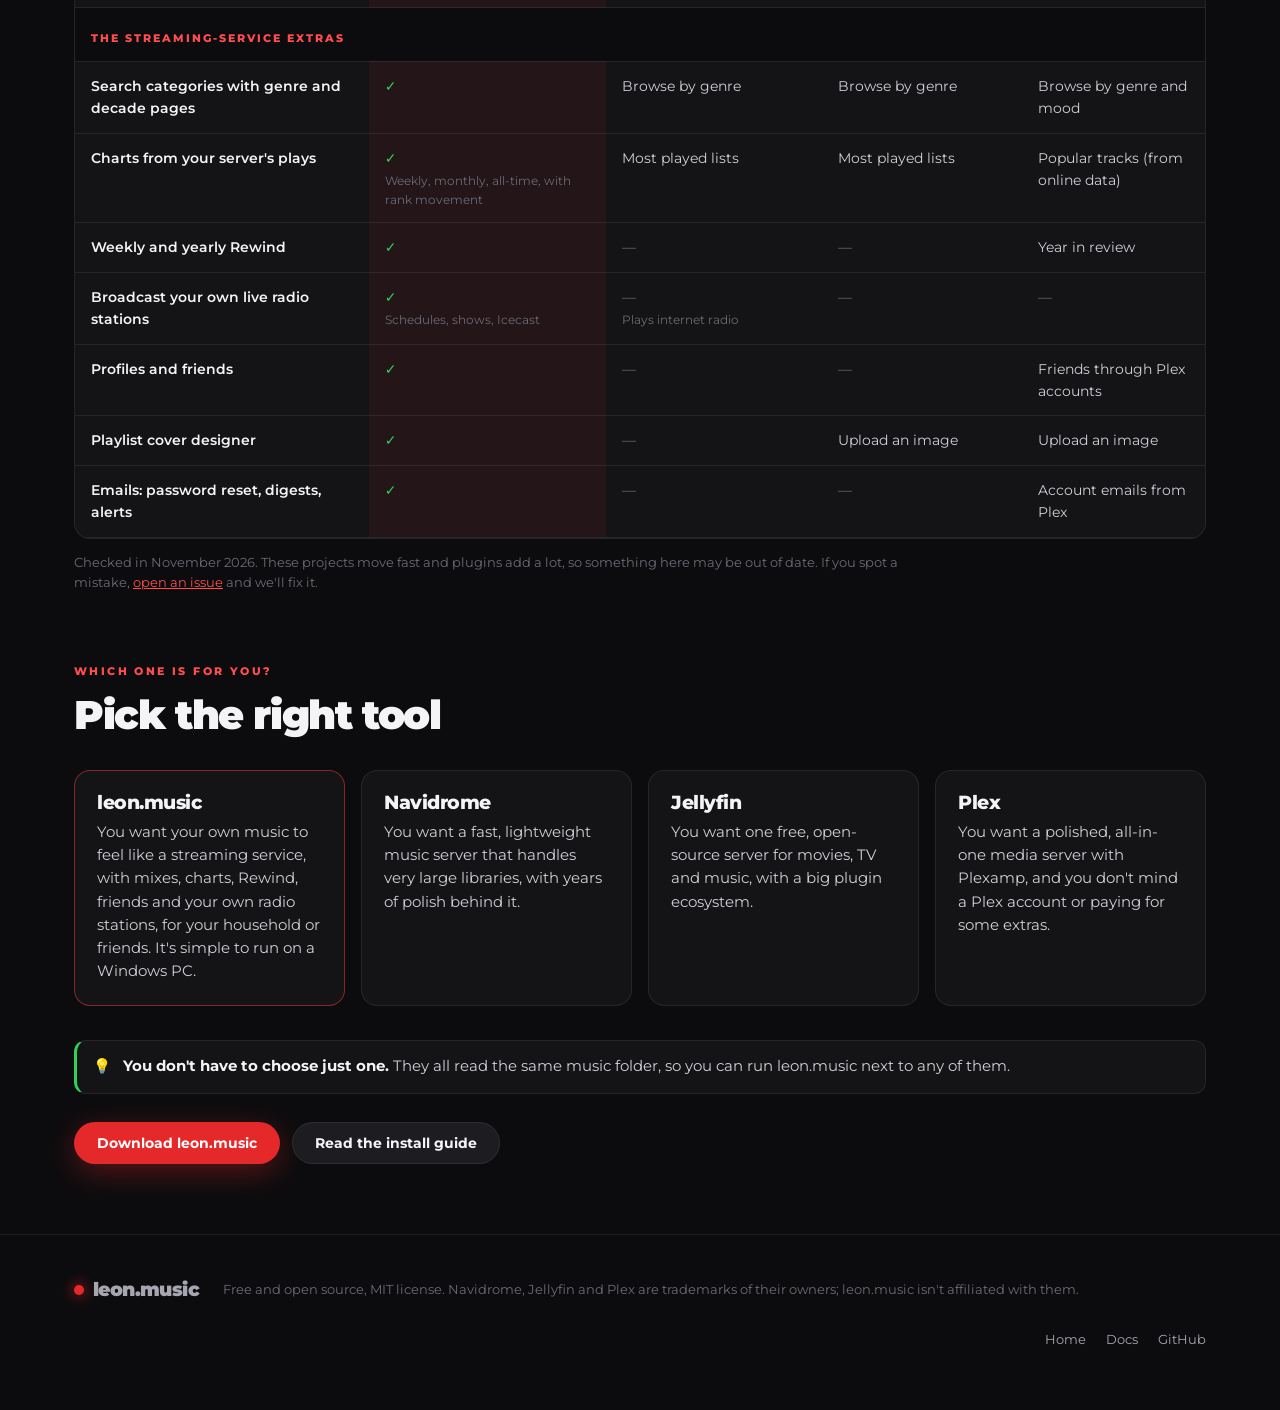
<file: docs/compare.html>
<!doctype html>
<html lang="en">
<head>
<meta charset="utf-8">
<meta name="viewport" content="width=device-width,initial-scale=1">
<title>leon.music compared</title>
<meta name="description" content="How leon.music compares with Navidrome, Jellyfin and Plex for self-hosted music streaming: features, apps, licensing, and when to pick which.">
<link rel="icon" href="data:image/svg+xml,%3Csvg xmlns='http://www.w3.org/2000/svg' viewBox='0 0 32 32'%3E%3Ccircle cx='16' cy='16' r='9' fill='%23e5282a'/%3E%3C/svg%3E">
<link rel="preconnect" href="https://fonts.googleapis.com"><link rel="preconnect" href="https://fonts.gstatic.com" crossorigin>
<link href="https://fonts.googleapis.com/css2?family=Montserrat:wght@400;500;600;700;800;900&family=JetBrains+Mono:wght@400;600&display=swap" rel="stylesheet">
<link rel="stylesheet" href="style.css">
<style>
.cmp-hero{padding:80px 0 30px;text-align:center}
.cmp-hero h1{font-size:clamp(38px,6vw,68px);font-weight:900;letter-spacing:-2.5px;margin:6px auto 18px;max-width:900px}
.cmp-hero p{color:var(--fg2);max-width:640px;margin:0 auto;font-size:17px}
.cmp-wrap{overflow-x:auto;border:1px solid var(--border);border-radius:var(--radius);background:var(--bg2);margin:40px 0 14px}
.cmp{width:100%;border-collapse:collapse;min-width:760px;font-size:14px}
.cmp th,.cmp td{padding:13px 16px;text-align:left;border-bottom:1px solid var(--border);vertical-align:top}
.cmp thead th{position:sticky;top:0;background:var(--bg3);font-size:15px;font-weight:800}
.cmp thead th.us{color:#fff;background:color-mix(in srgb,var(--accent) 28%,var(--bg3))}
.cmp tbody th{font-weight:600;color:var(--fg);width:26%}
.cmp td{color:#cfcfd6}
.cmp td.us{background:color-mix(in srgb,var(--accent) 7%,transparent);color:var(--fg)}
.cmp tr.grp th{background:var(--bg);color:var(--accent2);font-size:11px;font-weight:800;letter-spacing:2px;text-transform:uppercase;padding-top:22px}
.y{color:var(--ok);font-weight:800}.n{color:var(--fg3)}
.cmp small{display:block;color:var(--fg3);font-size:12px;margin-top:2px}
.fine{color:var(--fg3);font-size:12.5px;max-width:860px}
.picks{display:grid;grid-template-columns:repeat(auto-fit,minmax(240px,1fr));gap:16px;margin-top:34px}
.pick{background:var(--bg2);border:1px solid var(--border);border-radius:var(--radius);padding:22px}
.pick h3{font-size:19px;letter-spacing:-.5px;margin-bottom:8px}
.pick p{color:#cfcfd6;font-size:14.5px}
.pick.us{border-color:color-mix(in srgb,var(--accent) 50%,var(--border))}
.cmp-sec{padding:70px 0}
.cmp-sec h2{font-size:clamp(28px,4vw,40px);font-weight:900}
</style>
</head>
<body>
<header class="nav"><div class="nav-in">
  <a class="brand" href="./"><i></i>leon.music</a>
  <nav class="nav-links" id="navLinks">
    <a href="./#features">Features</a><a href="./#radio">Live radio</a><a href="./#install">Install</a><a href="compare.html" aria-current="page">Compare</a><a href="docs.html">Docs</a>
  </nav>
  <a class="btn sm gh" href="https://github.com/weareleon/leonmusic">GitHub</a>
  <a class="btn sm pri" href="https://github.com/weareleon/leonmusic/releases/latest">Download</a>
  <button class="menu-btn" aria-label="Menu" aria-expanded="false" onclick="const n=document.getElementById('navLinks');n.classList.toggle('open');this.setAttribute('aria-expanded',n.classList.contains('open'))">☰</button>
</div></header>

<main>
<div class="wrap">
  <div class="cmp-hero">
    <div class="eyebrow">Compare</div>
    <h1>leon.music vs Navidrome, Jellyfin &amp; Plex</h1>
    <p>All four let you stream your own music. They're built for different people, though. Here's an honest look at where each one shines.</p>
  </div>

  <div class="cmp-wrap">
  <table class="cmp">
    <thead><tr><th scope="col"></th><th scope="col" class="us">leon.music</th><th scope="col">Navidrome</th><th scope="col">Jellyfin</th><th scope="col">Plex</th></tr></thead>
    <tbody>
      <tr class="grp"><th colspan="5">The basics</th></tr>
      <tr><th scope="row">What it's for</th><td class="us">Music</td><td>Music</td><td>Movies, TV, music, photos</td><td>Movies, TV, music, photos</td></tr>
      <tr><th scope="row">Price</th><td class="us">Free</td><td>Free</td><td>Free</td><td>Free, some features need Plex Pass</td></tr>
      <tr><th scope="row">Open source</th><td class="us"><span class="y">✓</span> MIT</td><td><span class="y">✓</span> GPL-3.0</td><td><span class="y">✓</span> GPL-2.0</td><td><span class="n">—</span> Closed source</td></tr>
      <tr><th scope="row">Works without an online account</th><td class="us"><span class="y">✓</span></td><td><span class="y">✓</span></td><td><span class="y">✓</span></td><td><span class="n">—</span> Needs a Plex account</td></tr>
      <tr><th scope="row">Setting it up</th><td class="us">Windows tray app, or one Python file on any OS</td><td>Single binary or Docker</td><td>Installers or Docker</td><td>Installers or Docker</td></tr>
      <tr><th scope="row">Apps</th><td class="us">Web player, plus Subsonic apps</td><td>Web player plus dozens of Subsonic apps</td><td>Official apps plus third-party music apps</td><td>Plexamp and the Plex apps</td></tr>
      <tr><th scope="row">Subsonic API</th><td class="us"><span class="y">✓</span><small>With an app password</small></td><td><span class="y">✓</span></td><td>Through a plugin</td><td><span class="n">—</span></td></tr>

      <tr class="grp"><th colspan="5">Listening</th></tr>
      <tr><th scope="row">Accounts for each listener</th><td class="us"><span class="y">✓</span></td><td><span class="y">✓</span></td><td><span class="y">✓</span></td><td><span class="y">✓</span></td></tr>
      <tr><th scope="row">Likes and your own playlists</th><td class="us"><span class="y">✓</span></td><td><span class="y">✓</span></td><td><span class="y">✓</span></td><td><span class="y">✓</span></td></tr>
      <tr><th scope="row">Smart playlists from rules</th><td class="us"><span class="n">—</span><small>Generated genre, decade and chart playlists instead</small></td><td><span class="y">✓</span></td><td>Through a plugin</td><td><span class="y">✓</span></td></tr>
      <tr><th scope="row">Personal mixes from your listening</th><td class="us"><span class="y">✓</span><small>Made for You, Top Picks, Friends Mix</small></td><td><span class="n">—</span></td><td>Instant Mix</td><td><span class="y">✓</span></td></tr>
      <tr><th scope="row">Synced lyrics</th><td class="us"><span class="y">✓</span><small>.lrc files, tags, LRCLIB</small></td><td><span class="y">✓</span></td><td><span class="y">✓</span></td><td><span class="y">✓</span></td></tr>
      <tr><th scope="row">Transcoding for slow connections</th><td class="us">In Subsonic apps<small>The web player streams your original files</small></td><td><span class="y">✓</span></td><td><span class="y">✓</span></td><td><span class="y">✓</span></td></tr>
      <tr><th scope="row">Scrobbling (Last.fm, ListenBrainz)</th><td class="us"><span class="y">✓</span></td><td><span class="y">✓</span></td><td>Through plugins</td><td>Through third-party tools</td></tr>

      <tr class="grp"><th colspan="5">The streaming-service extras</th></tr>
      <tr><th scope="row">Search categories with genre and decade pages</th><td class="us"><span class="y">✓</span></td><td>Browse by genre</td><td>Browse by genre</td><td>Browse by genre and mood</td></tr>
      <tr><th scope="row">Charts from your server's plays</th><td class="us"><span class="y">✓</span><small>Weekly, monthly, all-time, with rank movement</small></td><td>Most played lists</td><td>Most played lists</td><td>Popular tracks (from online data)</td></tr>
      <tr><th scope="row">Weekly and yearly Rewind</th><td class="us"><span class="y">✓</span></td><td><span class="n">—</span></td><td><span class="n">—</span></td><td>Year in review</td></tr>
      <tr><th scope="row">Broadcast your own live radio stations</th><td class="us"><span class="y">✓</span><small>Schedules, shows, Icecast</small></td><td><span class="n">—</span><small>Plays internet radio</small></td><td><span class="n">—</span></td><td><span class="n">—</span></td></tr>
      <tr><th scope="row">Profiles and friends</th><td class="us"><span class="y">✓</span></td><td><span class="n">—</span></td><td><span class="n">—</span></td><td>Friends through Plex accounts</td></tr>
      <tr><th scope="row">Playlist cover designer</th><td class="us"><span class="y">✓</span></td><td><span class="n">—</span></td><td>Upload an image</td><td>Upload an image</td></tr>
      <tr><th scope="row">Emails: password reset, digests, alerts</th><td class="us"><span class="y">✓</span></td><td><span class="n">—</span></td><td><span class="n">—</span></td><td>Account emails from Plex</td></tr>
    </tbody>
  </table>
  </div>
  <p class="fine">Checked in November 2026. These projects move fast and plugins add a lot, so something here may be out of date. If you spot a mistake, <a href="https://github.com/weareleon/leonmusic/issues" style="color:var(--accent2)">open an issue</a> and we'll fix it.</p>
</div>

<section class="cmp-sec"><div class="wrap">
  <div class="eyebrow">Which one is for you?</div>
  <h2>Pick the right tool</h2>
  <div class="picks">
    <div class="pick us"><h3>leon.music</h3><p>You want your own music to feel like a streaming service, with mixes, charts, Rewind, friends and your own radio stations, for your household or friends. It's simple to run on a Windows PC.</p></div>
    <div class="pick"><h3>Navidrome</h3><p>You want a fast, lightweight music server that handles very large libraries, with years of polish behind it.</p></div>
    <div class="pick"><h3>Jellyfin</h3><p>You want one free, open-source server for movies, TV and music, with a big plugin ecosystem.</p></div>
    <div class="pick"><h3>Plex</h3><p>You want a polished, all-in-one media server with Plexamp, and you don't mind a Plex account or paying for some extras.</p></div>
  </div>
  <div class="note tip" style="margin-top:34px"><span>💡</span><span><b>You don't have to choose just one.</b> They all read the same music folder, so you can run leon.music next to any of them.</span></div>
  <div style="display:flex;gap:12px;flex-wrap:wrap;margin-top:28px">
    <a class="btn pri" href="https://github.com/weareleon/leonmusic/releases/latest">Download leon.music</a>
    <a class="btn" href="docs.html#install">Read the install guide</a>
  </div>
</div></section>
</main>

<footer><div class="wrap">
  <a class="brand" href="./"><i></i>leon.music</a>
  <span>Free and open source, MIT license. Navidrome, Jellyfin and Plex are trademarks of their owners; leon.music isn't affiliated with them.</span>
  <nav><a href="./">Home</a><a href="docs.html">Docs</a><a href="https://github.com/weareleon/leonmusic">GitHub</a></nav>
</div></footer>
</body>
</html>
</file>
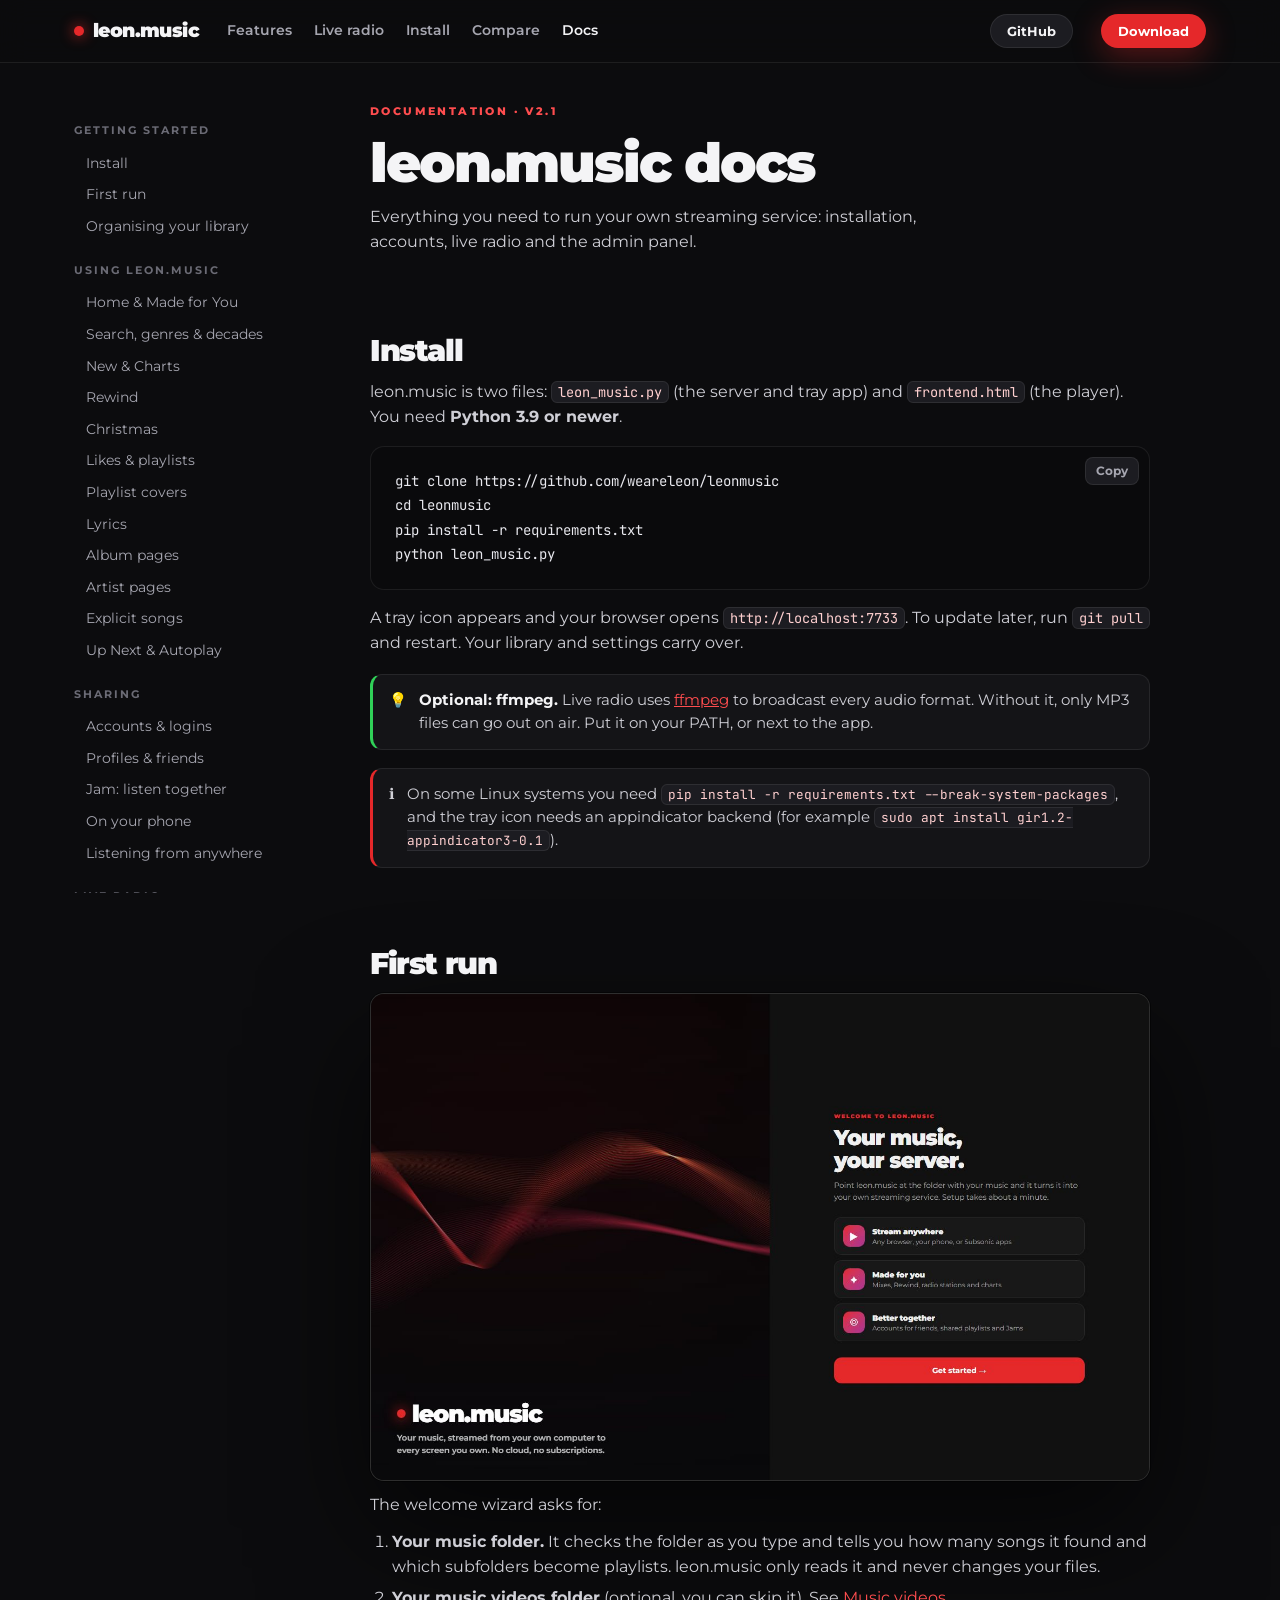
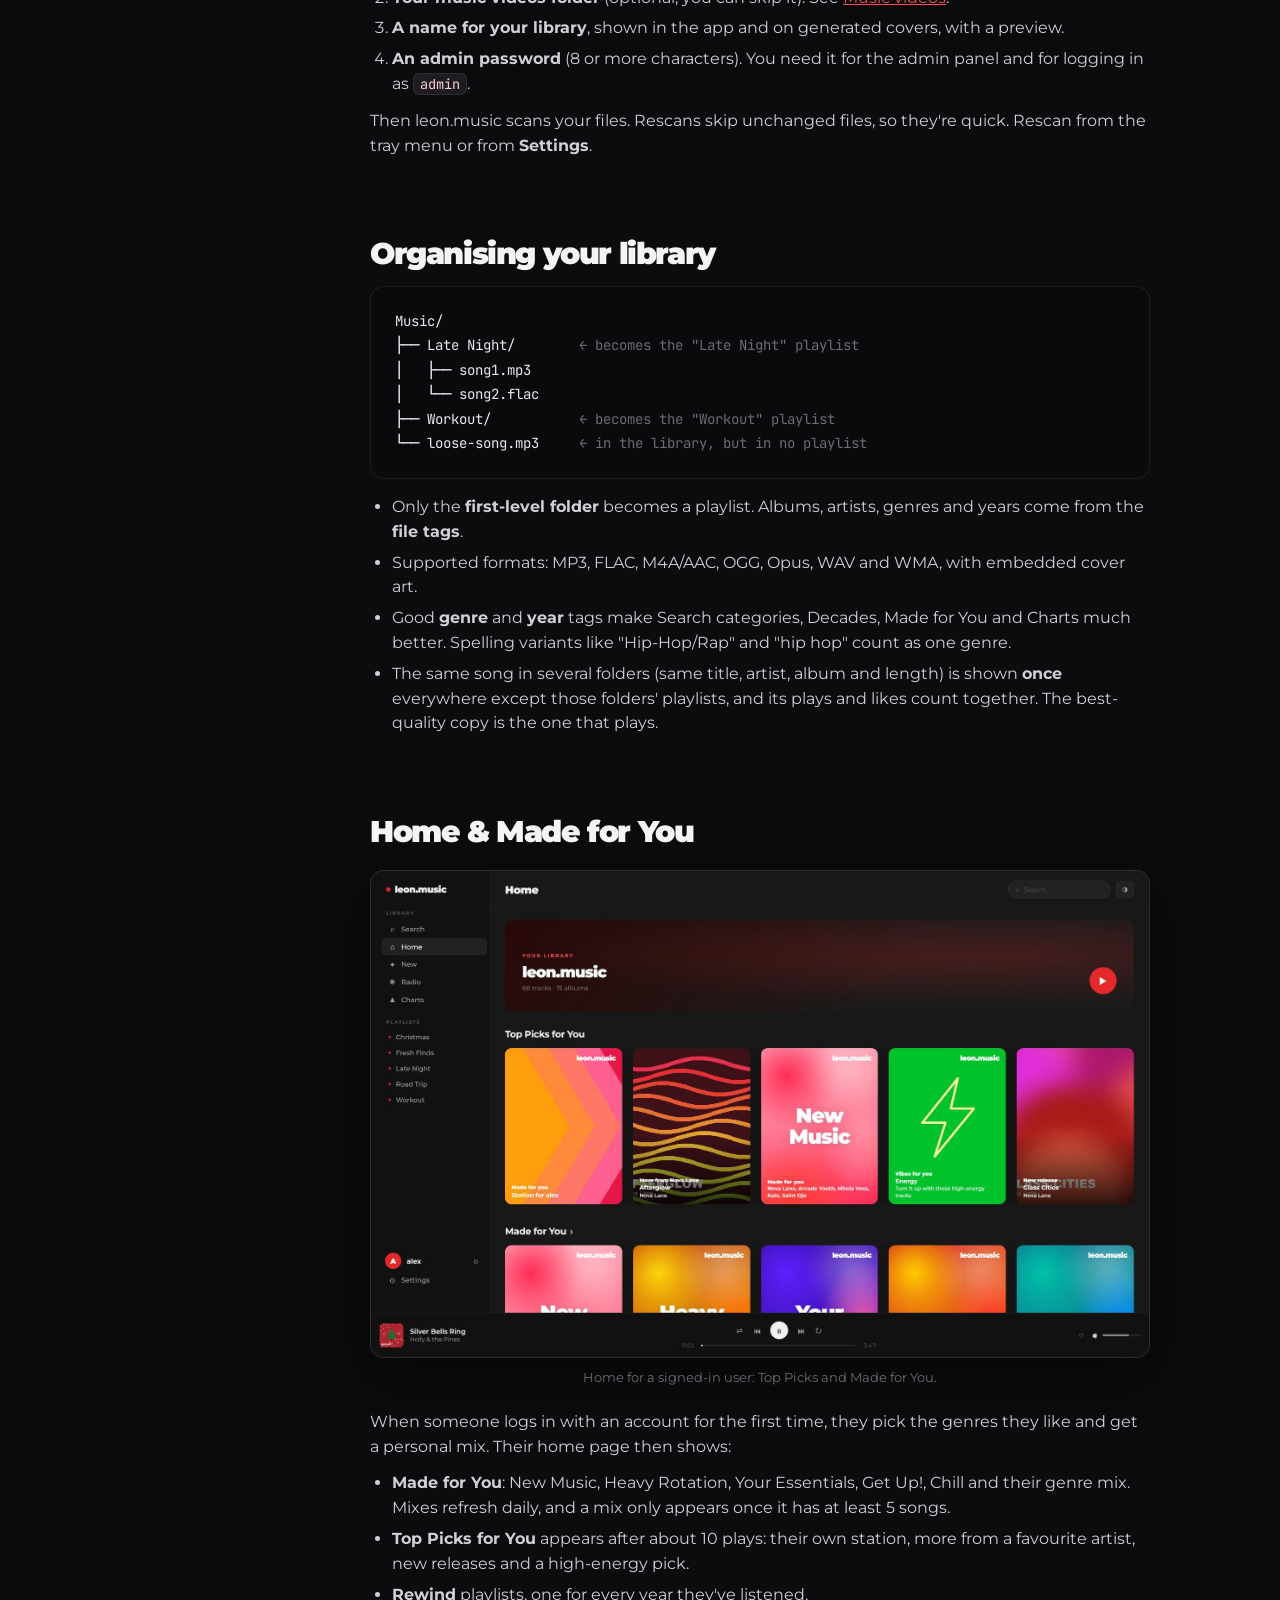
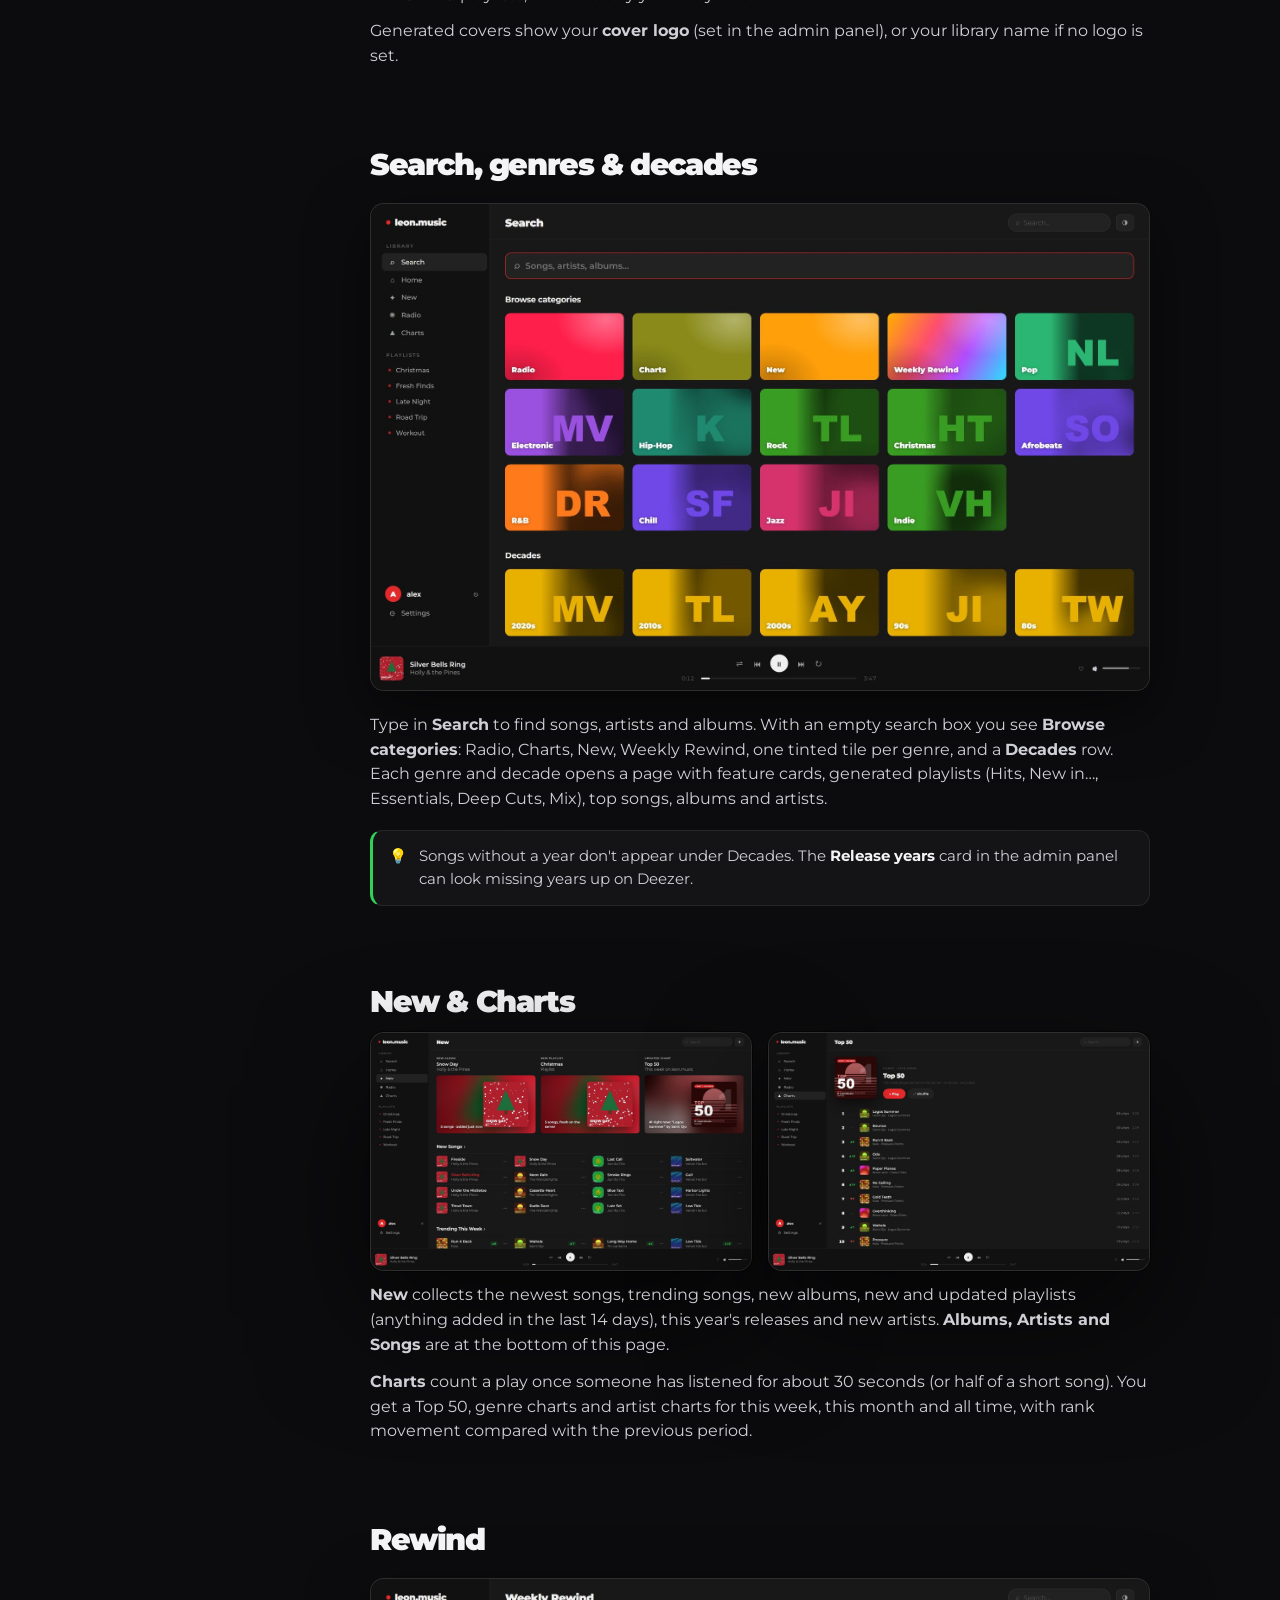
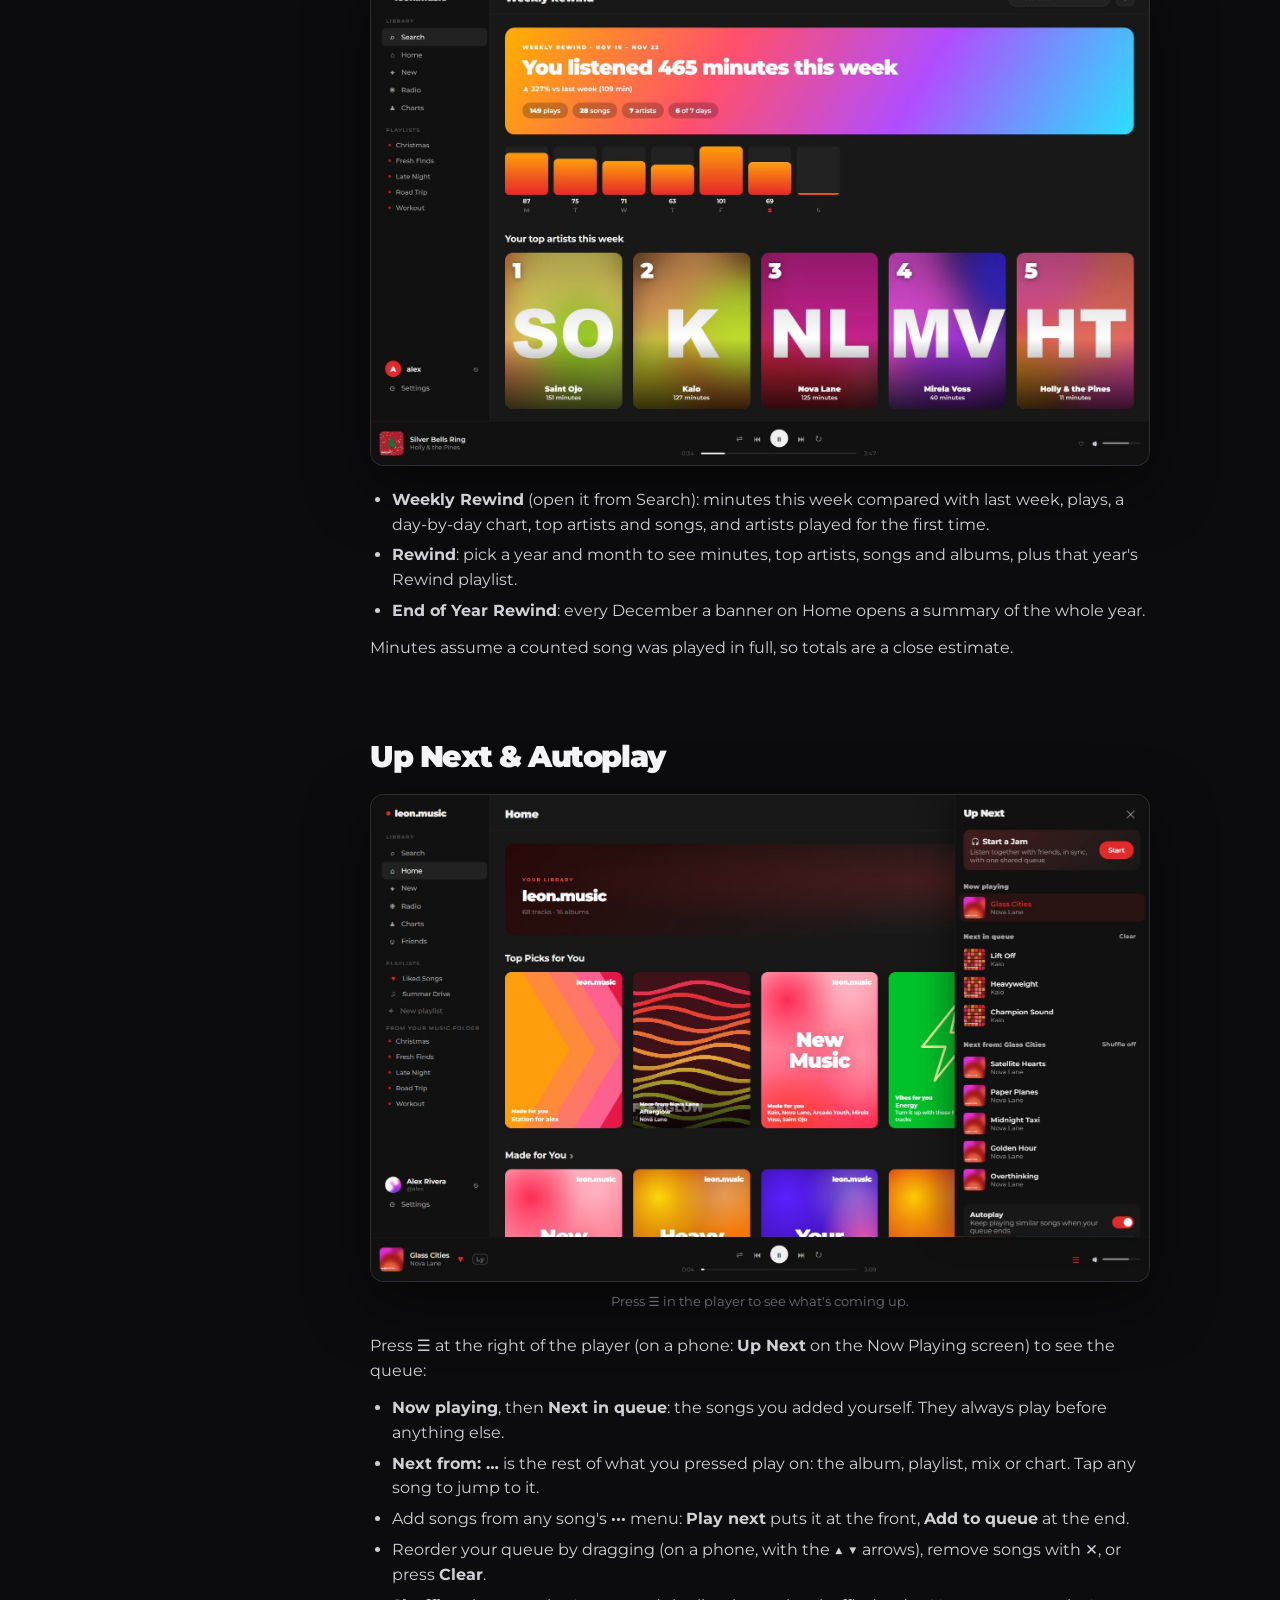
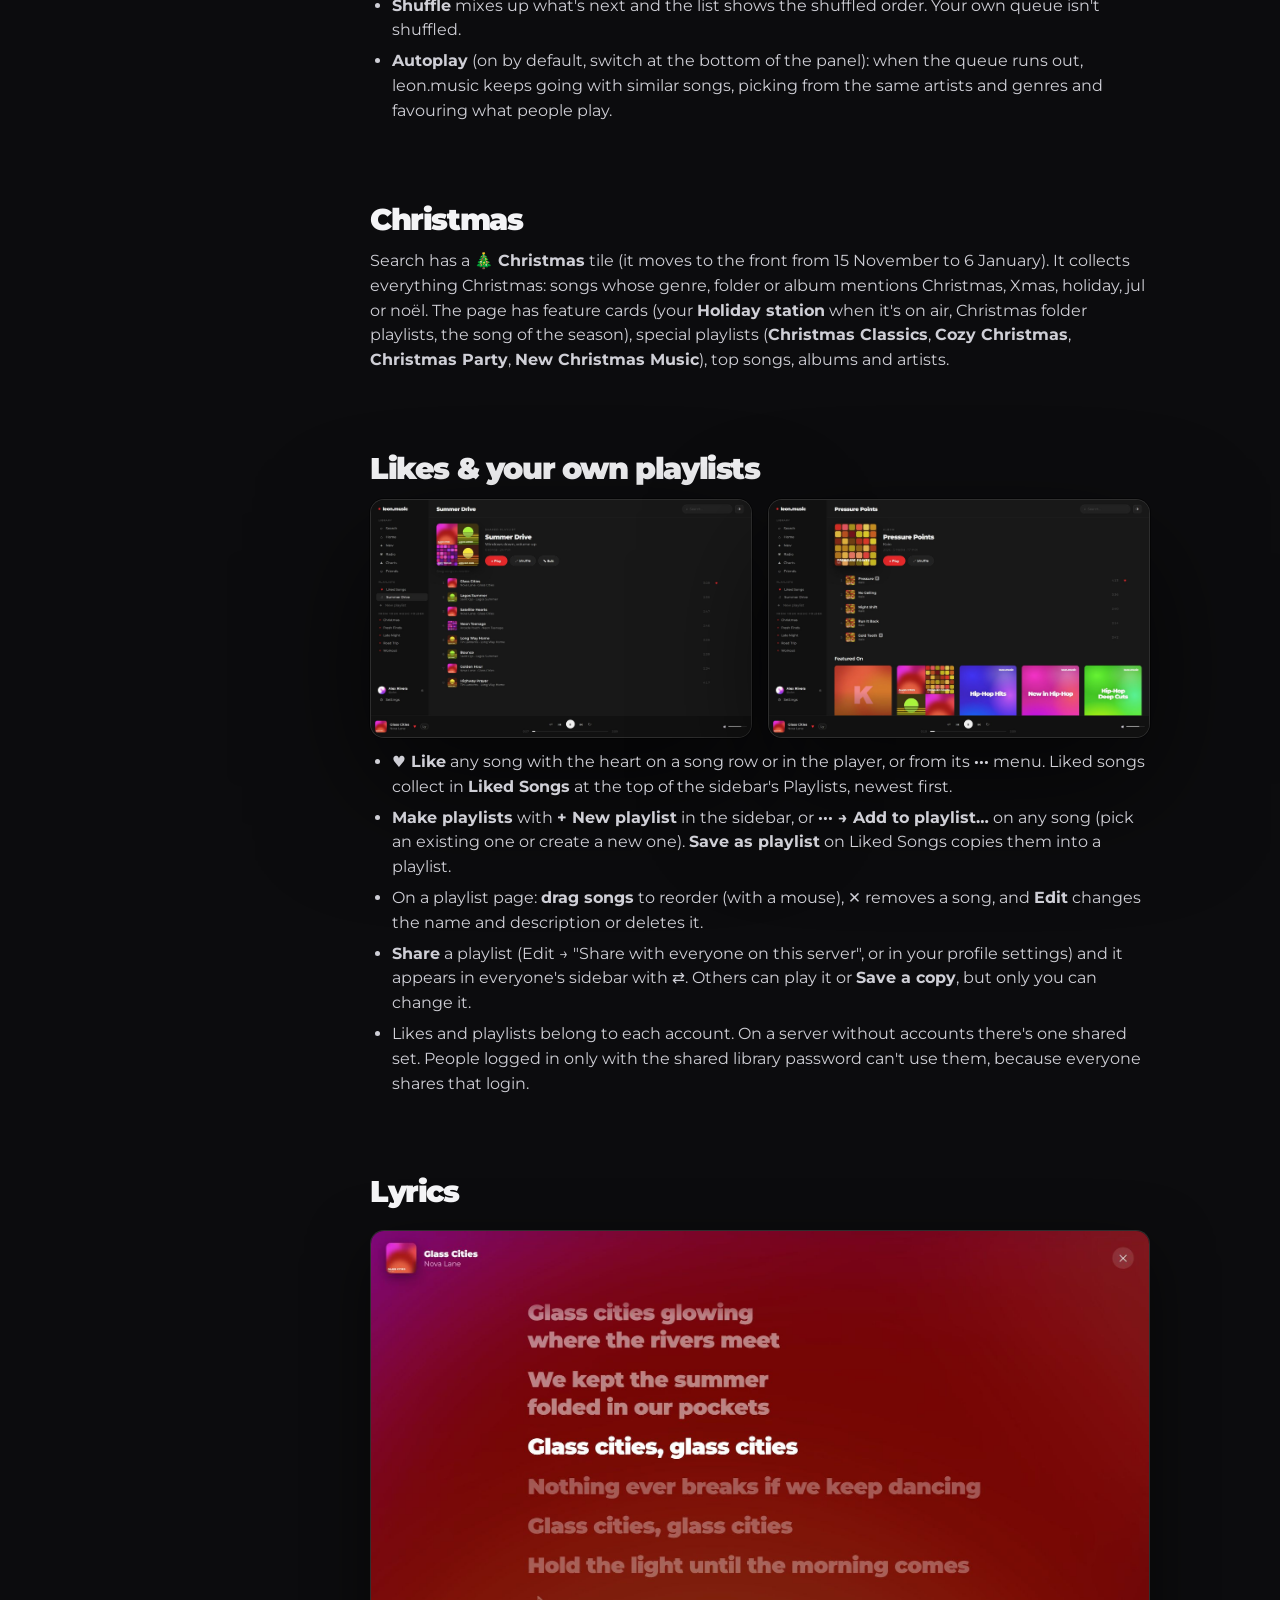
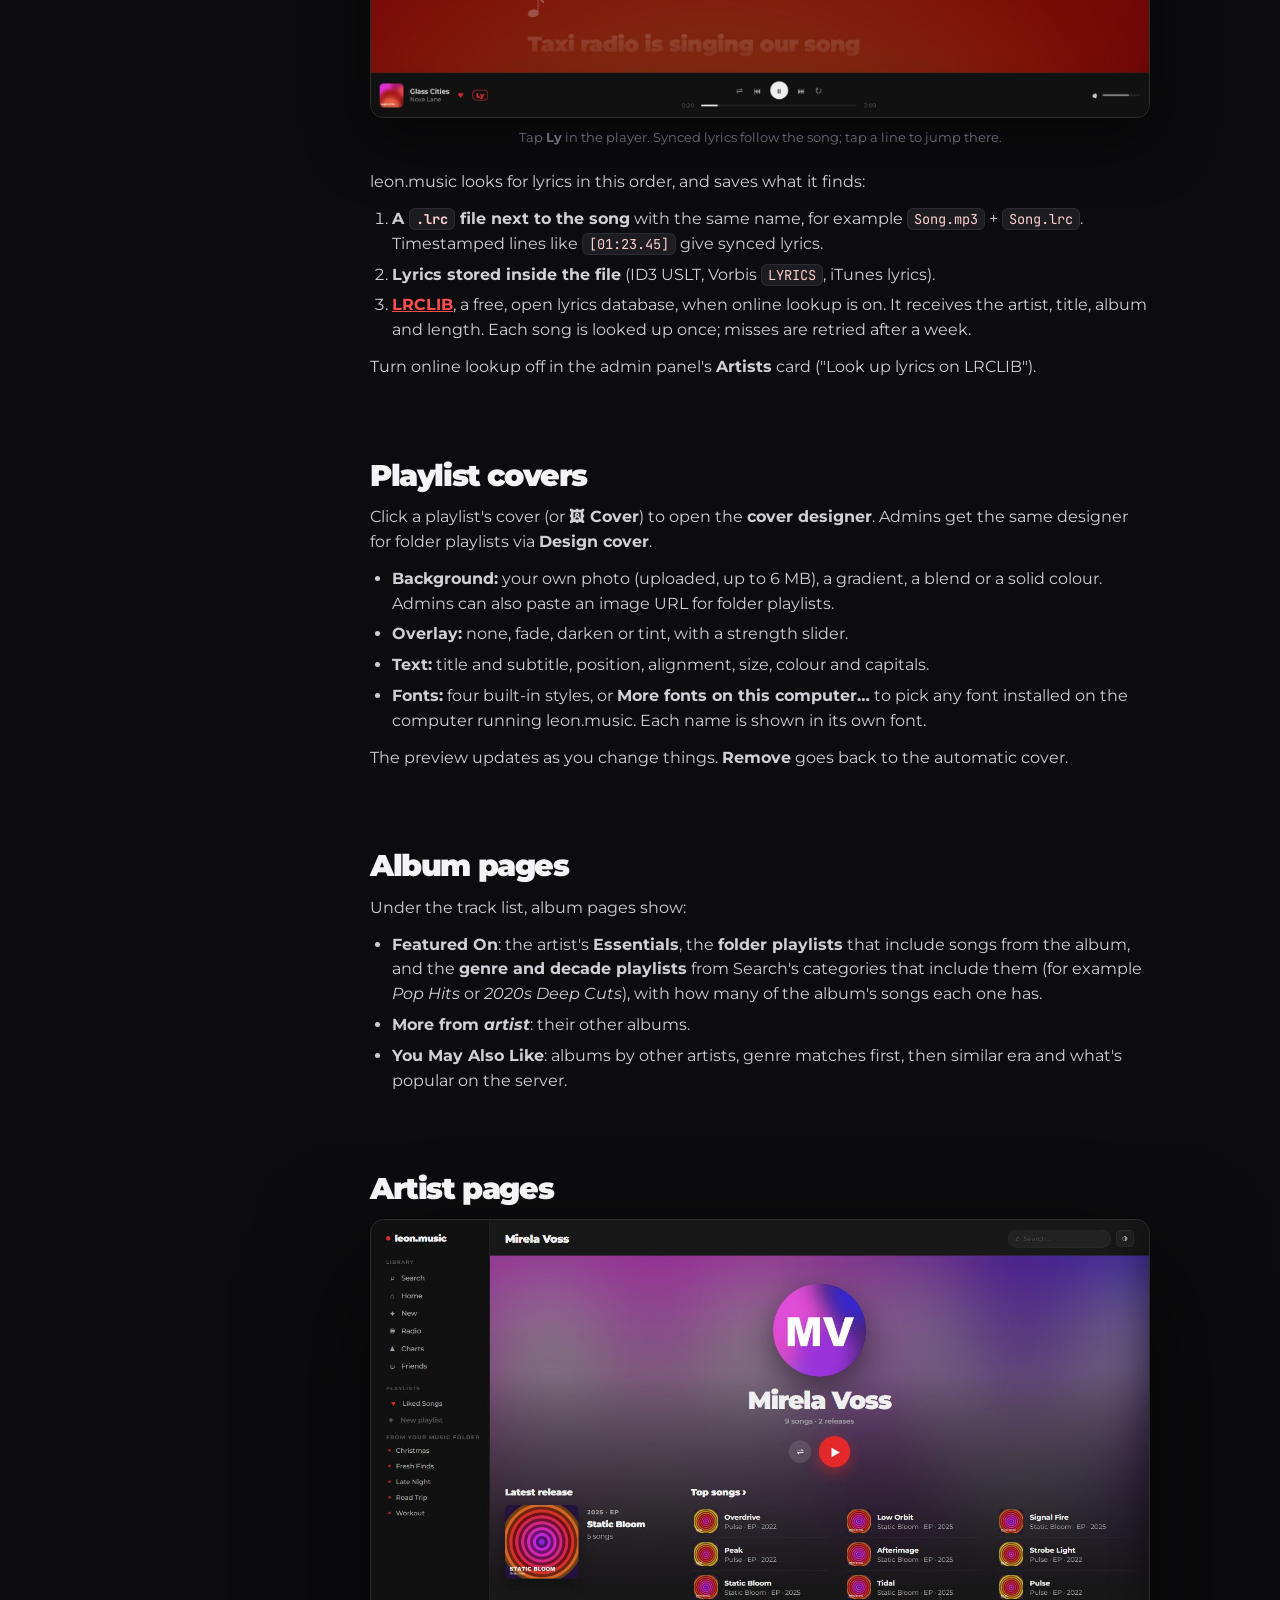
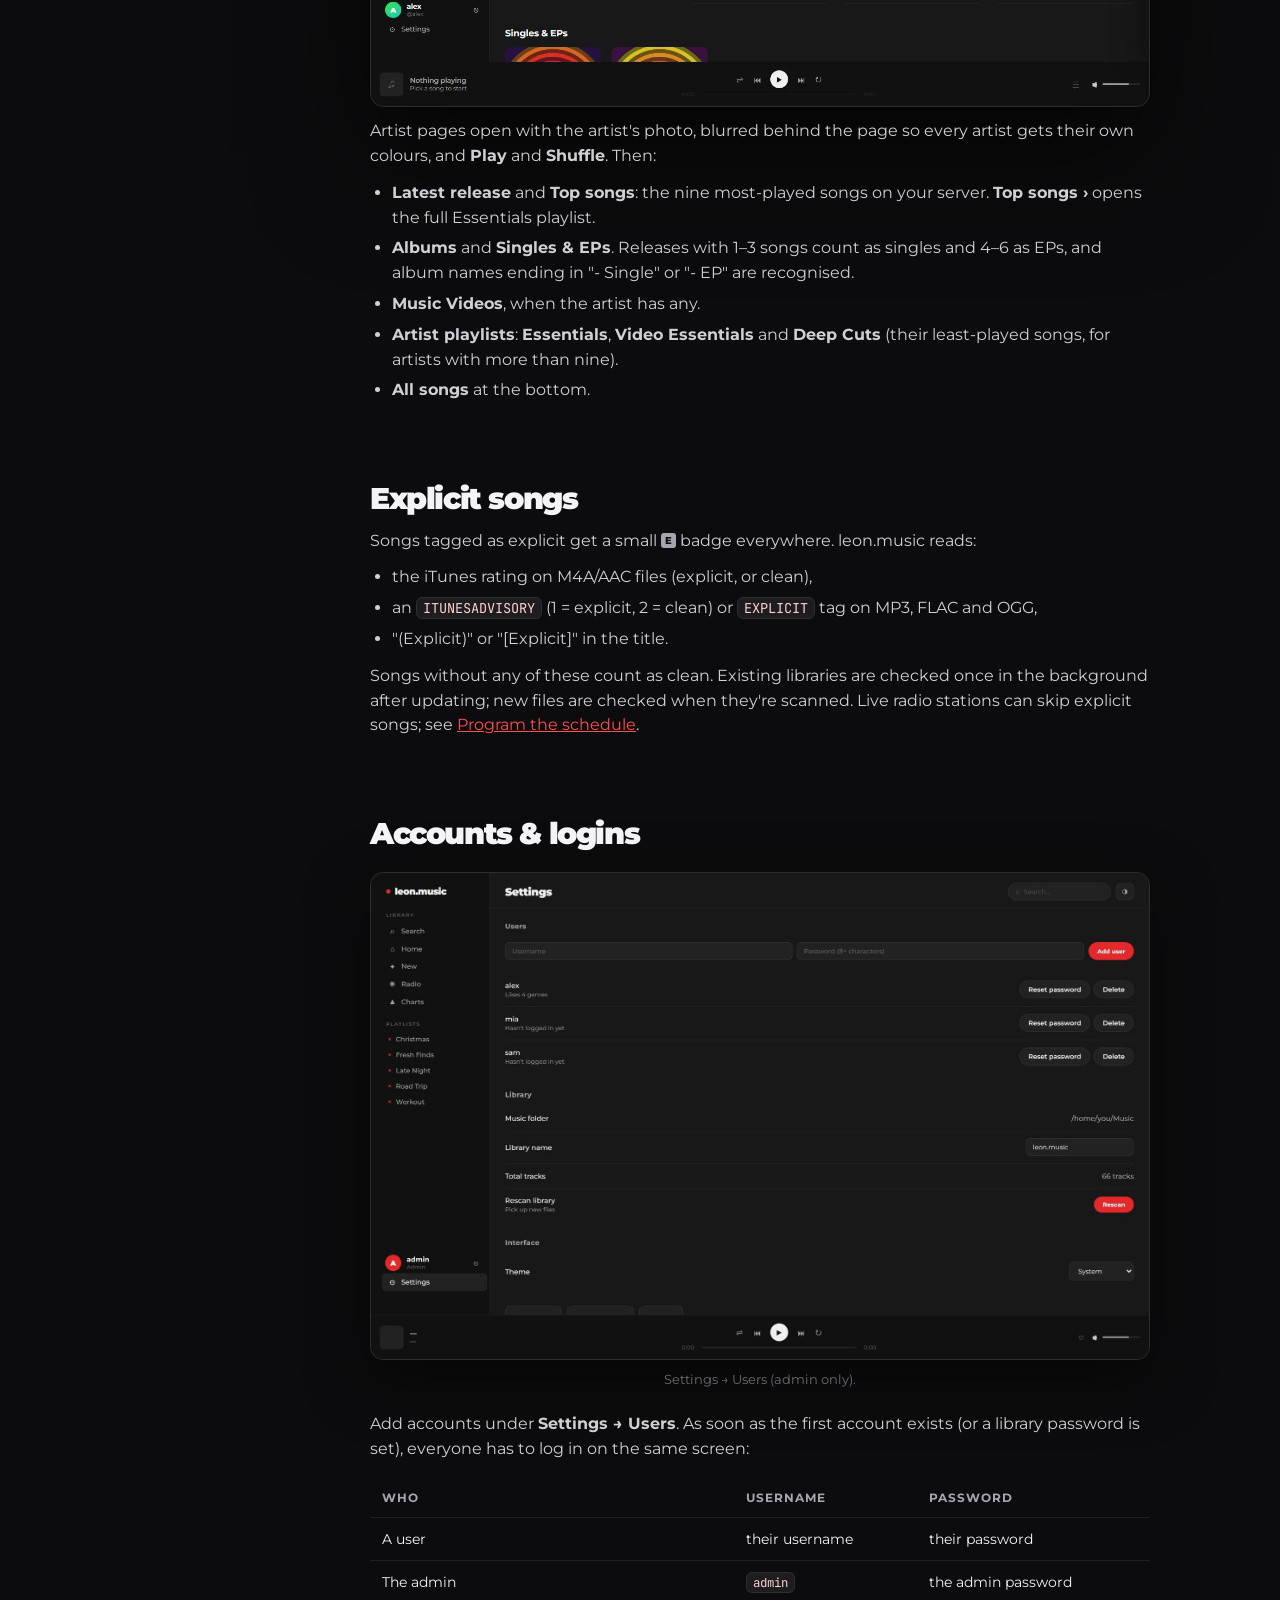
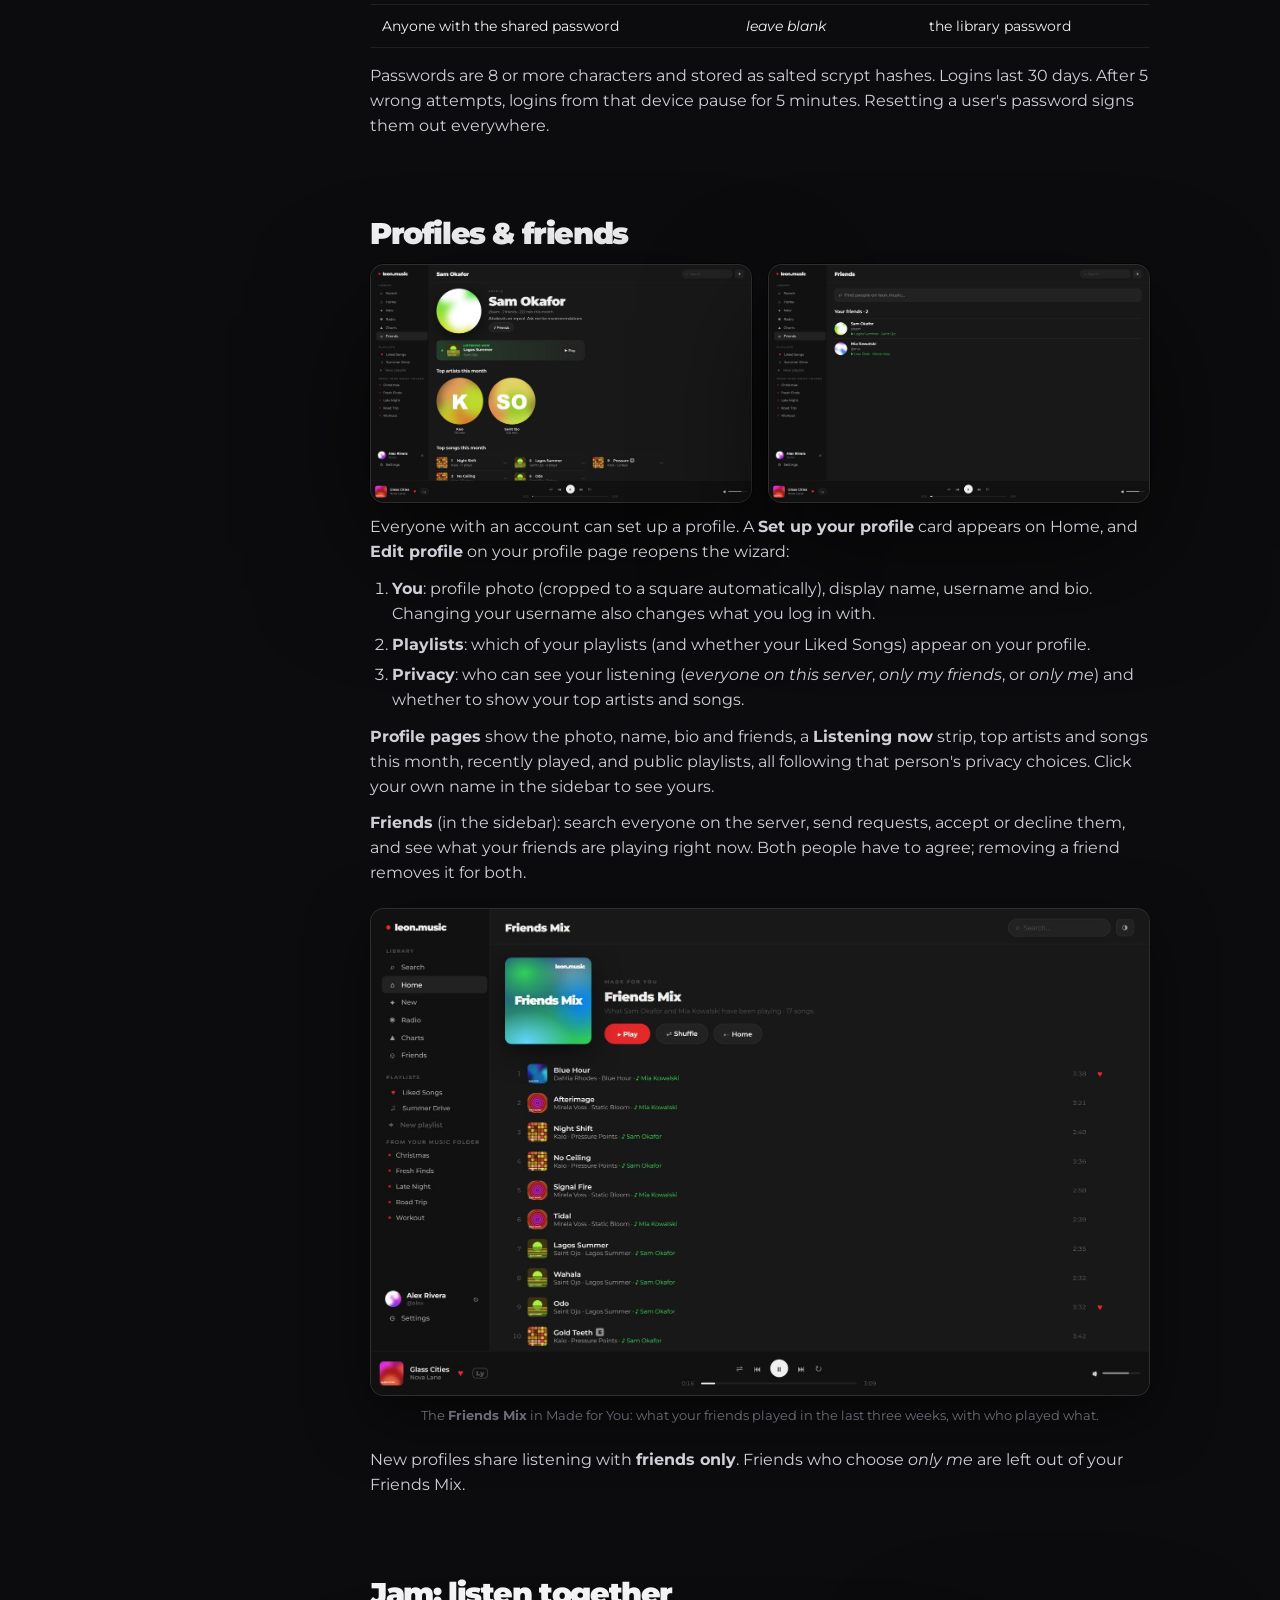
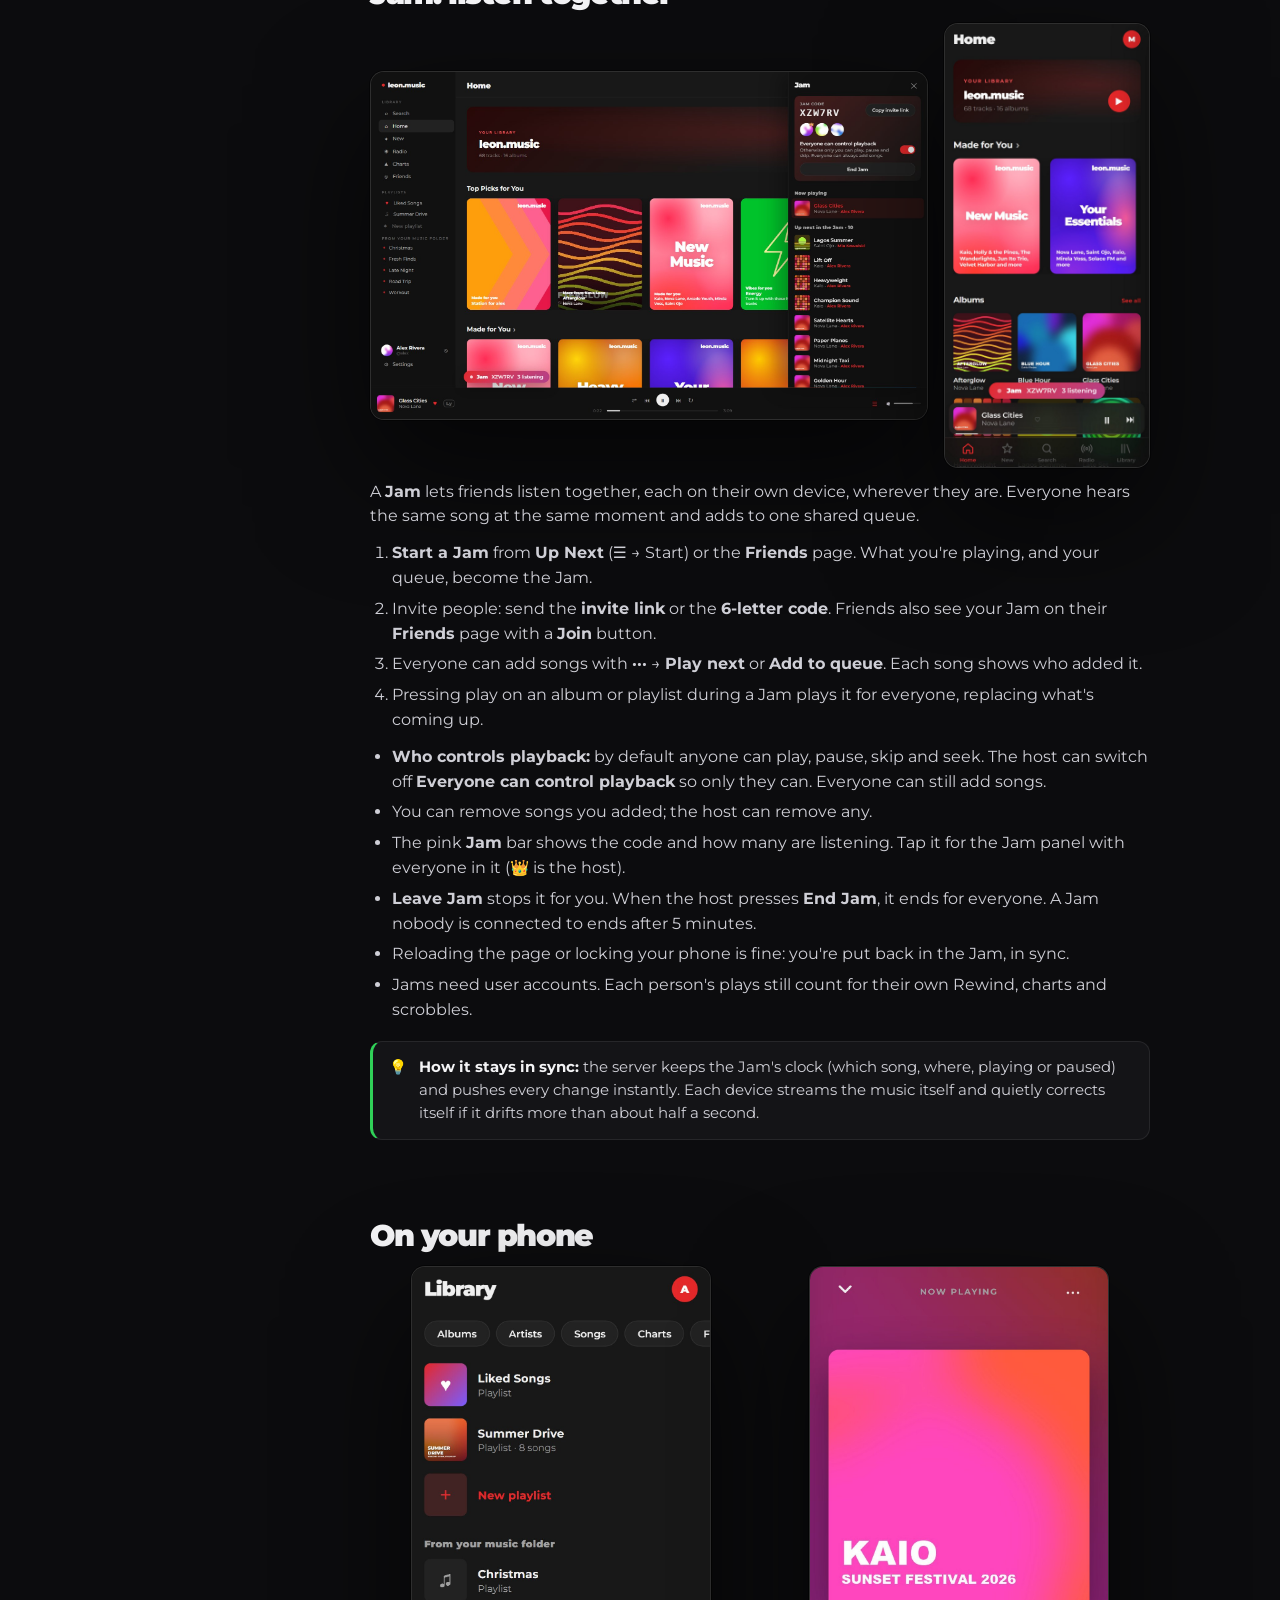
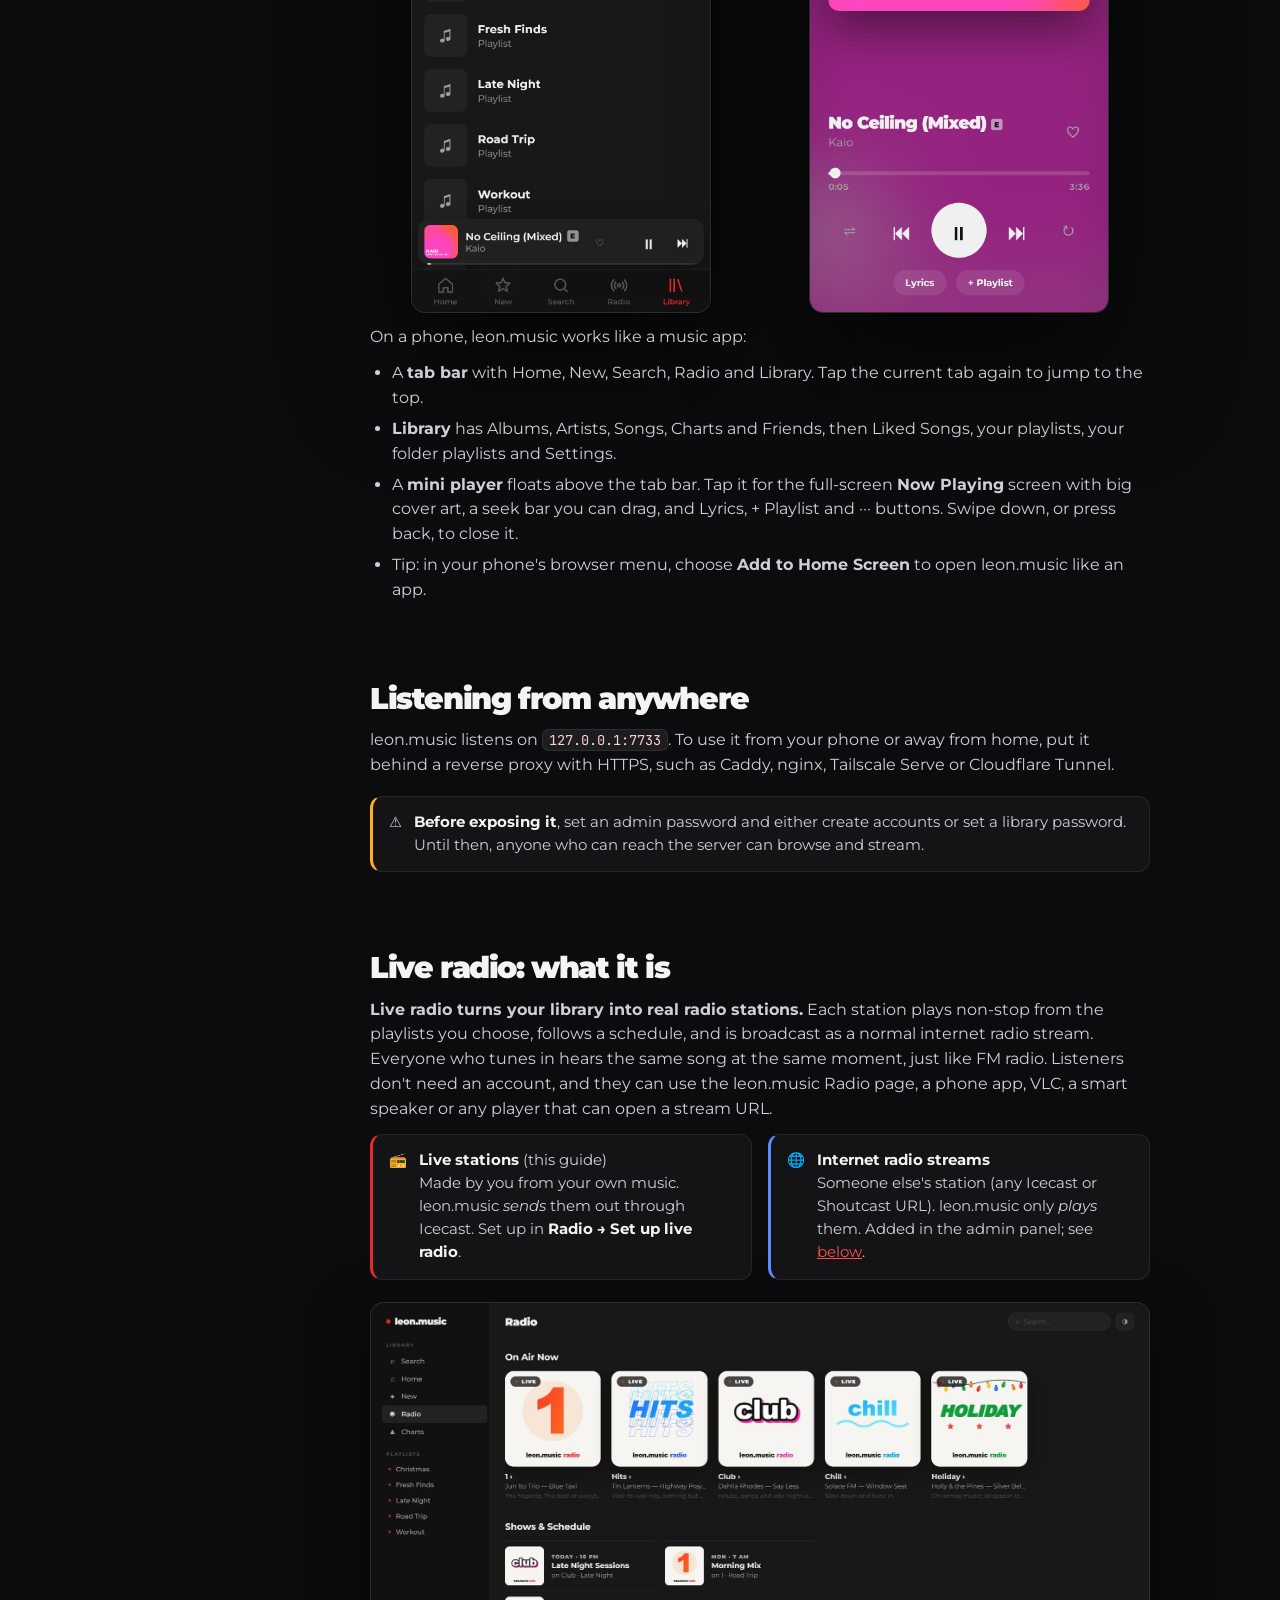
<file: docs/docs.html>
<!doctype html>
<html lang="en">
<head>
<meta charset="utf-8">
<meta name="viewport" content="width=device-width,initial-scale=1">
<title>leon.music docs</title>
<meta name="description" content="How to install, set up and run leon.music: library layout, accounts, live radio with Icecast, the admin panel, remote access and the API.">
<link rel="icon" href="data:image/svg+xml,%3Csvg xmlns='http://www.w3.org/2000/svg' viewBox='0 0 32 32'%3E%3Ccircle cx='16' cy='16' r='9' fill='%23e5282a'/%3E%3C/svg%3E">
<link rel="preconnect" href="https://fonts.googleapis.com"><link rel="preconnect" href="https://fonts.gstatic.com" crossorigin>
<link href="https://fonts.googleapis.com/css2?family=Montserrat:wght@400;500;600;700;800;900&family=JetBrains+Mono:wght@400;600&display=swap" rel="stylesheet">
<link rel="stylesheet" href="style.css">
</head>
<body>
<header class="nav"><div class="nav-in">
  <a class="brand" href="./"><i></i>leon.music</a>
  <nav class="nav-links" id="navLinks">
    <a href="./#features">Features</a><a href="./#radio">Live radio</a><a href="./#install">Install</a><a href="compare.html">Compare</a><a href="docs.html" aria-current="page">Docs</a>
  </nav>
  <a class="btn sm gh" href="https://github.com/weareleon/leonmusic">GitHub</a>
  <a class="btn sm pri" href="https://github.com/weareleon/leonmusic/releases/latest">Download</a>
  <button class="menu-btn" aria-label="Menu" aria-expanded="false" onclick="const n=document.getElementById('navLinks');n.classList.toggle('open');this.setAttribute('aria-expanded',n.classList.contains('open'))">☰</button>
</div></header>

<div class="docs">
<aside class="toc" aria-label="On this page">
  <b>Getting started</b>
  <a href="#install">Install</a><a href="#first-run">First run</a><a href="#library">Organising your library</a>
  <b>Using leon.music</b>
  <a href="#home">Home &amp; Made for You</a><a href="#search">Search, genres &amp; decades</a><a href="#new">New &amp; Charts</a><a href="#rewind">Rewind</a><a href="#christmas">Christmas</a><a href="#likes">Likes &amp; playlists</a><a href="#covers">Playlist covers</a><a href="#lyrics">Lyrics</a><a href="#albums">Album pages</a><a href="#artists">Artist pages</a><a href="#explicit">Explicit songs</a><a href="#up-next">Up Next &amp; Autoplay</a>
  <b>Sharing</b>
  <a href="#accounts">Accounts &amp; logins</a><a href="#profiles">Profiles &amp; friends</a><a href="#jam">Jam: listen together</a><a href="#phone">On your phone</a><a href="#remote">Listening from anywhere</a>
  <b>Live radio</b>
  <a href="#radio">What it is</a><a href="#radio-how">How it works</a><a href="#icecast">Install Icecast</a><a href="#radio-setup">Setting up stations</a><a href="#radio-listen">Listening</a><a href="#radio-manage">Managing &amp; fixes</a><a href="#lists">Station Lists</a><a href="#streams">Internet radio streams</a>
  <b>Music videos</b>
  <a href="#videos">Music videos</a><a href="#videos-watch">Watching</a><a href="#music-tv">Music TV</a><a href="#music-tv-rebroadcast">Rebroadcasting</a>
  <b>DJ mixes</b>
  <a href="#mixes">What they are</a><a href="#mixes-listen">Listening</a><a href="#mixes-add">Adding mixes</a><a href="#mixes-publish">Publishing your mixes</a><a href="#mixes-hub">Running a hub</a>
  <b>Customising</b>
  <a href="#themes">Themes</a><a href="#custom-css">Custom CSS</a>
  <b>Admin</b>
  <a href="#admin">Admin panel</a><a href="#admins">Admin accounts</a><a href="#email">Email</a><a href="#apps">Apps &amp; scrobbling</a><a href="#data">Configuration &amp; data</a><a href="#build">Building an app</a>
  <b>Reference</b>
  <a href="#api">API</a><a href="#security">Security</a><a href="#faq">Troubleshooting</a>
</aside>

<article class="doc">
<div class="eyebrow">Documentation · v2.1</div>
<h1>leon.music docs</h1>
<p class="lead">Everything you need to run your own streaming service: installation, accounts, live radio and the admin panel.</p>

<h2 id="install">Install</h2>
<p>leon.music is two files: <code>leon_music.py</code> (the server and tray app) and <code>frontend.html</code> (the player). You need <b>Python 3.9 or newer</b>.</p>
<div class="code"><button class="copy">Copy</button><pre>git clone https://github.com/weareleon/leonmusic
cd leonmusic
pip install -r requirements.txt
python leon_music.py</pre></div>
<p>A tray icon appears and your browser opens <code>http://localhost:7733</code>. To update later, run <code>git pull</code> and restart. Your library and settings carry over.</p>
<div class="note tip"><span>💡</span><span><b>Optional: ffmpeg.</b> Live radio uses <a href="https://ffmpeg.org/">ffmpeg</a> to broadcast every audio format. Without it, only MP3 files can go out on air. Put it on your PATH, or next to the app.</span></div>
<div class="note"><span>ℹ️</span><span>On some Linux systems you need <code>pip install -r requirements.txt --break-system-packages</code>, and the tray icon needs an appindicator backend (for example <code>sudo apt install gir1.2-appindicator3-0.1</code>).</span></div>

<h2 id="first-run">First run</h2>
<div class="window"><img class="zoomable" src="assets/setup-wizard.jpg" alt="The setup wizard, with red 3D ribbons swinging behind it" loading="lazy"></div>
<p>The welcome wizard asks for:</p>
<ol><li><b>Your music folder.</b> It checks the folder as you type and tells you how many songs it found and which subfolders become playlists. leon.music only reads it and never changes your files.</li>
<li><b>Your music videos folder</b> (optional, you can skip it). See <a href="#videos">Music videos</a>.</li>
<li><b>A name for your library</b>, shown in the app and on generated covers, with a preview.</li>
<li><b>An admin password</b> (8 or more characters). You need it for the admin panel and for logging in as <code>admin</code>.</li></ol>
<p>Then leon.music scans your files. Rescans skip unchanged files, so they're quick. Rescan from the tray menu or from <b>Settings</b>.</p>

<h2 id="library">Organising your library</h2>
<div class="code"><pre>Music/
├── Late Night/        <span class="c">← becomes the "Late Night" playlist</span>
│   ├── song1.mp3
│   └── song2.flac
├── Workout/           <span class="c">← becomes the "Workout" playlist</span>
└── loose-song.mp3     <span class="c">← in the library, but in no playlist</span></pre></div>
<ul><li>Only the <b>first-level folder</b> becomes a playlist. Albums, artists, genres and years come from the <b>file tags</b>.</li>
<li>Supported formats: MP3, FLAC, M4A/AAC, OGG, Opus, WAV and WMA, with embedded cover art.</li>
<li>Good <b>genre</b> and <b>year</b> tags make Search categories, Decades, Made for You and Charts much better. Spelling variants like "Hip-Hop/Rap" and "hip hop" count as one genre.</li>
<li>The same song in several folders (same title, artist, album and length) is shown <b>once</b> everywhere except those folders' playlists, and its plays and likes count together. The best-quality copy is the one that plays.</li></ul>

<h2 id="home">Home &amp; Made for You</h2>
<figure><div class="window"><img class="zoomable" src="assets/home.jpg" alt="Home page" loading="lazy"></div><figcaption>Home for a signed-in user: Top Picks and Made for You.</figcaption></figure>
<p>When someone logs in with an account for the first time, they pick the genres they like and get a personal mix. Their home page then shows:</p>
<ul><li><b>Made for You</b>: New Music, Heavy Rotation, Your Essentials, Get Up!, Chill and their genre mix. Mixes refresh daily, and a mix only appears once it has at least 5 songs.</li>
<li><b>Top Picks for You</b> appears after about 10 plays: their own station, more from a favourite artist, new releases and a high-energy pick.</li>
<li><b>Rewind</b> playlists, one for every year they've listened.</li></ul>
<p>Generated covers show your <b>cover logo</b> (set in the admin panel), or your library name if no logo is set.</p>

<h2 id="search">Search, genres &amp; decades</h2>
<figure><div class="window"><img class="zoomable" src="assets/search.jpg" alt="Search categories" loading="lazy"></div></figure>
<p>Type in <b>Search</b> to find songs, artists and albums. With an empty search box you see <b>Browse categories</b>: Radio, Charts, New, Weekly Rewind, one tinted tile per genre, and a <b>Decades</b> row. Each genre and decade opens a page with feature cards, generated playlists (Hits, New in…, Essentials, Deep Cuts, Mix), top songs, albums and artists.</p>
<div class="note tip"><span>💡</span><span>Songs without a year don't appear under Decades. The <b>Release years</b> card in the admin panel can look missing years up on Deezer.</span></div>

<h2 id="new">New &amp; Charts</h2>
<div class="duo"><div class="window"><img class="zoomable" src="assets/new.jpg" alt="New page" loading="lazy"></div><div class="window"><img class="zoomable" src="assets/chart-top50.jpg" alt="Top 50 chart" loading="lazy"></div></div>
<p><b>New</b> collects the newest songs, trending songs, new albums, new and updated playlists (anything added in the last 14 days), this year's releases and new artists. <b>Albums, Artists and Songs</b> are at the bottom of this page.</p>
<p><b>Charts</b> count a play once someone has listened for about 30 seconds (or half of a short song). You get a Top 50, genre charts and artist charts for this week, this month and all time, with rank movement compared with the previous period.</p>

<h2 id="rewind">Rewind</h2>
<figure><div class="window"><img class="zoomable" src="assets/weekly-rewind.jpg" alt="Weekly Rewind" loading="lazy"></div></figure>
<ul><li><b>Weekly Rewind</b> (open it from Search): minutes this week compared with last week, plays, a day-by-day chart, top artists and songs, and artists played for the first time.</li>
<li><b>Rewind</b>: pick a year and month to see minutes, top artists, songs and albums, plus that year's Rewind playlist.</li>
<li><b>End of Year Rewind</b>: every December a banner on Home opens a summary of the whole year.</li></ul>
<p>Minutes assume a counted song was played in full, so totals are a close estimate.</p>

<h2 id="up-next">Up Next &amp; Autoplay</h2>
<figure><div class="window"><img class="zoomable" src="assets/up-next.jpg" alt="Up Next panel" loading="lazy"></div><figcaption>Press ☰ in the player to see what's coming up.</figcaption></figure>
<p>Press <b>☰</b> at the right of the player (on a phone: <b>Up Next</b> on the Now Playing screen) to see the queue:</p>
<ul><li><b>Now playing</b>, then <b>Next in queue</b>: the songs you added yourself. They always play before anything else.</li>
<li><b>Next from: …</b> is the rest of what you pressed play on: the album, playlist, mix or chart. Tap any song to jump to it.</li>
<li>Add songs from any song's <b>···</b> menu: <b>Play next</b> puts it at the front, <b>Add to queue</b> at the end.</li>
<li>Reorder your queue by dragging (on a phone, with the ▲ ▼ arrows), remove songs with ✕, or press <b>Clear</b>.</li>
<li><b>Shuffle</b> mixes up what's next and the list shows the shuffled order. Your own queue isn't shuffled.</li>
<li><b>Autoplay</b> (on by default, switch at the bottom of the panel): when the queue runs out, leon.music keeps going with similar songs, picking from the same artists and genres and favouring what people play.</li></ul>

<h2 id="christmas">Christmas</h2>
<p>Search has a <b>🎄 Christmas</b> tile (it moves to the front from 15 November to 6 January). It collects everything Christmas: songs whose genre, folder or album mentions Christmas, Xmas, holiday, jul or noël. The page has feature cards (your <b>Holiday station</b> when it's on air, Christmas folder playlists, the song of the season), special playlists (<b>Christmas Classics</b>, <b>Cozy Christmas</b>, <b>Christmas Party</b>, <b>New Christmas Music</b>), top songs, albums and artists.</p>

<h2 id="likes">Likes &amp; your own playlists</h2>
<div class="duo"><div class="window"><img class="zoomable" src="assets/playlist.jpg" alt="A user playlist" loading="lazy"></div><div class="window"><img class="zoomable" src="assets/album-featured.jpg" alt="Album page with explicit badges" loading="lazy"></div></div>
<ul><li><b>♥ Like</b> any song with the heart on a song row or in the player, or from its <b>···</b> menu. Liked songs collect in <b>Liked Songs</b> at the top of the sidebar's Playlists, newest first.</li>
<li><b>Make playlists</b> with <b>+ New playlist</b> in the sidebar, or <b>··· → Add to playlist…</b> on any song (pick an existing one or create a new one). <b>Save as playlist</b> on Liked Songs copies them into a playlist.</li>
<li>On a playlist page: <b>drag songs</b> to reorder (with a mouse), <b>✕</b> removes a song, and <b>Edit</b> changes the name and description or deletes it.</li>
<li><b>Share</b> a playlist (Edit → "Share with everyone on this server", or in your profile settings) and it appears in everyone's sidebar with ⇄. Others can play it or <b>Save a copy</b>, but only you can change it.</li>
<li>Likes and playlists belong to each account. On a server without accounts there's one shared set. People logged in only with the shared library password can't use them, because everyone shares that login.</li></ul>

<h2 id="lyrics">Lyrics</h2>
<figure><div class="window"><img class="zoomable" src="assets/lyrics.jpg" alt="Synced lyrics" loading="lazy"></div><figcaption>Tap <b>Ly</b> in the player. Synced lyrics follow the song; tap a line to jump there.</figcaption></figure>
<p>leon.music looks for lyrics in this order, and saves what it finds:</p>
<ol><li><b>A <code>.lrc</code> file next to the song</b> with the same name, for example <code>Song.mp3</code> + <code>Song.lrc</code>. Timestamped lines like <code>[01:23.45]</code> give synced lyrics.</li>
<li><b>Lyrics stored inside the file</b> (ID3 USLT, Vorbis <code>LYRICS</code>, iTunes lyrics).</li>
<li><b><a href="https://lrclib.net">LRCLIB</a></b>, a free, open lyrics database, when online lookup is on. It receives the artist, title, album and length. Each song is looked up once; misses are retried after a week.</li></ol>
<p>Turn online lookup off in the admin panel's <b>Artists</b> card ("Look up lyrics on LRCLIB").</p>

<h2 id="covers">Playlist covers</h2>
<p>Click a playlist's cover (or <b>🖼 Cover</b>) to open the <b>cover designer</b>. Admins get the same designer for folder playlists via <b>Design cover</b>.</p>
<ul><li><b>Background:</b> your own photo (uploaded, up to 6 MB), a gradient, a blend or a solid colour. Admins can also paste an image URL for folder playlists.</li>
<li><b>Overlay:</b> none, fade, darken or tint, with a strength slider.</li>
<li><b>Text:</b> title and subtitle, position, alignment, size, colour and capitals.</li>
<li><b>Fonts:</b> four built-in styles, or <b>More fonts on this computer…</b> to pick any font installed on the computer running leon.music. Each name is shown in its own font.</li></ul>
<p>The preview updates as you change things. <b>Remove</b> goes back to the automatic cover.</p>

<h2 id="albums">Album pages</h2>
<p>Under the track list, album pages show:</p>
<ul><li><b>Featured On</b>: the artist's <b>Essentials</b>, the <b>folder playlists</b> that include songs from the album, and the <b>genre and decade playlists</b> from Search's categories that include them (for example <i>Pop Hits</i> or <i>2020s Deep Cuts</i>), with how many of the album's songs each one has.</li>
<li><b>More from <i>artist</i></b>: their other albums.</li>
<li><b>You May Also Like</b>: albums by other artists, genre matches first, then similar era and what's popular on the server.</li></ul>

<h2 id="artists">Artist pages</h2>
<div class="window"><img class="zoomable" src="assets/artist-page.jpg" alt="An artist page" loading="lazy"></div>
<p>Artist pages open with the artist's photo, blurred behind the page so every artist gets their own colours, and <b>Play</b> and <b>Shuffle</b>. Then:</p>
<ul><li><b>Latest release</b> and <b>Top songs</b>: the nine most-played songs on your server. <b>Top songs ›</b> opens the full Essentials playlist.</li>
<li><b>Albums</b> and <b>Singles &amp; EPs</b>. Releases with 1–3 songs count as singles and 4–6 as EPs, and album names ending in "- Single" or "- EP" are recognised.</li>
<li><b>Music Videos</b>, when the artist has any.</li>
<li><b>Artist playlists</b>: <b>Essentials</b>, <b>Video Essentials</b> and <b>Deep Cuts</b> (their least-played songs, for artists with more than nine).</li>
<li><b>All songs</b> at the bottom.</li></ul>

<h2 id="explicit">Explicit songs</h2>
<p>Songs tagged as explicit get a small <span style="display:inline-flex;align-items:center;justify-content:center;width:15px;height:15px;border-radius:3px;background:#a6a6b0;color:#0c0c0e;font-size:9.5px;font-weight:800;vertical-align:2px">E</span> badge everywhere. leon.music reads:</p>
<ul><li>the iTunes rating on M4A/AAC files (explicit, or clean),</li>
<li>an <code>ITUNESADVISORY</code> (1 = explicit, 2 = clean) or <code>EXPLICIT</code> tag on MP3, FLAC and OGG,</li>
<li>"(Explicit)" or "[Explicit]" in the title.</li></ul>
<p>Songs without any of these count as clean. Existing libraries are checked once in the background after updating; new files are checked when they're scanned. Live radio stations can skip explicit songs; see <a href="#radio-setup">Program the schedule</a>.</p>

<h2 id="accounts">Accounts &amp; logins</h2>
<figure><div class="window"><img class="zoomable" src="assets/users.jpg" alt="Settings: users" loading="lazy"></div><figcaption>Settings → Users (admin only).</figcaption></figure>
<p>Add accounts under <b>Settings → Users</b>. As soon as the first account exists (or a library password is set), everyone has to log in on the same screen:</p>
<table><tr><th>Who</th><th>Username</th><th>Password</th></tr>
<tr><td>A user</td><td>their username</td><td>their password</td></tr>
<tr><td>The admin</td><td><code>admin</code></td><td>the admin password</td></tr>
<tr><td>Anyone with the shared password</td><td><i>leave blank</i></td><td>the library password</td></tr></table>
<p>Passwords are 8 or more characters and stored as salted scrypt hashes. Logins last 30 days. After 5 wrong attempts, logins from that device pause for 5 minutes. Resetting a user's password signs them out everywhere.</p>

<h2 id="profiles">Profiles &amp; friends</h2>
<div class="duo"><div class="window"><img class="zoomable" src="assets/profile.jpg" alt="A profile page" loading="lazy"></div><div class="window"><img class="zoomable" src="assets/friends.jpg" alt="Friends page" loading="lazy"></div></div>
<p>Everyone with an account can set up a profile. A <b>Set up your profile</b> card appears on Home, and <b>Edit profile</b> on your profile page reopens the wizard:</p>
<ol><li><b>You</b>: profile photo (cropped to a square automatically), display name, username and bio. Changing your username also changes what you log in with.</li>
<li><b>Playlists</b>: which of your playlists (and whether your Liked Songs) appear on your profile.</li>
<li><b>Privacy</b>: who can see your listening (<i>everyone on this server</i>, <i>only my friends</i>, or <i>only me</i>) and whether to show your top artists and songs.</li></ol>
<p><b>Profile pages</b> show the photo, name, bio and friends, a <b>Listening now</b> strip, top artists and songs this month, recently played, and public playlists, all following that person's privacy choices. Click your own name in the sidebar to see yours.</p>
<p><b>Friends</b> (in the sidebar): search everyone on the server, send requests, accept or decline them, and see what your friends are playing right now. Both people have to agree; removing a friend removes it for both.</p>
<figure><div class="window"><img class="zoomable" src="assets/friends-mix.jpg" alt="Friends Mix" loading="lazy"></div><figcaption>The <b>Friends Mix</b> in Made for You: what your friends played in the last three weeks, with who played what.</figcaption></figure>
<p>New profiles share listening with <b>friends only</b>. Friends who choose <i>only me</i> are left out of your Friends Mix.</p>

<h2 id="jam">Jam: listen together</h2>
<div class="duo wide"><div class="window"><img class="zoomable" src="assets/jam.jpg" alt="A Jam with three people" loading="lazy"></div><div class="window" style="max-width:300px;margin:0 auto;width:100%"><img class="zoomable" src="assets/m-jam.jpg" alt="The Jam bar on a phone" loading="lazy"></div></div>
<p>A <b>Jam</b> lets friends listen together, each on their own device, wherever they are. Everyone hears the same song at the same moment and adds to one shared queue.</p>
<ol><li><b>Start a Jam</b> from <b>Up Next</b> (☰ → Start) or the <b>Friends</b> page. What you're playing, and your queue, become the Jam.</li>
<li>Invite people: send the <b>invite link</b> or the <b>6-letter code</b>. Friends also see your Jam on their <b>Friends</b> page with a <b>Join</b> button.</li>
<li>Everyone can add songs with <b>···</b> → <b>Play next</b> or <b>Add to queue</b>. Each song shows who added it.</li>
<li>Pressing play on an album or playlist during a Jam plays it for everyone, replacing what's coming up.</li></ol>
<ul><li><b>Who controls playback:</b> by default anyone can play, pause, skip and seek. The host can switch off <b>Everyone can control playback</b> so only they can. Everyone can still add songs.</li>
<li>You can remove songs you added; the host can remove any.</li>
<li>The pink <b>Jam</b> bar shows the code and how many are listening. Tap it for the Jam panel with everyone in it (👑 is the host).</li>
<li><b>Leave Jam</b> stops it for you. When the host presses <b>End Jam</b>, it ends for everyone. A Jam nobody is connected to ends after 5 minutes.</li>
<li>Reloading the page or locking your phone is fine: you're put back in the Jam, in sync.</li>
<li>Jams need user accounts. Each person's plays still count for their own Rewind, charts and scrobbles.</li></ul>
<div class="note tip"><span>💡</span><span><b>How it stays in sync:</b> the server keeps the Jam's clock (which song, where, playing or paused) and pushes every change instantly. Each device streams the music itself and quietly corrects itself if it drifts more than about half a second.</span></div>

<h2 id="phone">On your phone</h2>
<div class="duo"><div class="window" style="max-width:300px;margin:0 auto"><img class="zoomable" src="assets/m-library.jpg" alt="Library tab on a phone" loading="lazy"></div><div class="window" style="max-width:300px;margin:0 auto"><img class="zoomable" src="assets/m-nowplaying.jpg" alt="Now Playing on a phone" loading="lazy"></div></div>
<p>On a phone, leon.music works like a music app:</p>
<ul><li>A <b>tab bar</b> with Home, New, Search, Radio and Library. Tap the current tab again to jump to the top.</li>
<li><b>Library</b> has Albums, Artists, Songs, Charts and Friends, then Liked Songs, your playlists, your folder playlists and Settings.</li>
<li>A <b>mini player</b> floats above the tab bar. Tap it for the full-screen <b>Now Playing</b> screen with big cover art, a seek bar you can drag, and Lyrics, + Playlist and ··· buttons. Swipe down, or press back, to close it.</li>
<li>Tip: in your phone's browser menu, choose <b>Add to Home Screen</b> to open leon.music like an app.</li></ul>

<h2 id="remote">Listening from anywhere</h2>
<p>leon.music listens on <code>127.0.0.1:7733</code>. To use it from your phone or away from home, put it behind a reverse proxy with HTTPS, such as Caddy, nginx, Tailscale Serve or Cloudflare Tunnel.</p>
<div class="note warn"><span>⚠️</span><span><b>Before exposing it</b>, set an admin password and either create accounts or set a library password. Until then, anyone who can reach the server can browse and stream.</span></div>

<h2 id="radio">Live radio: what it is</h2>
<p><b>Live radio turns your library into real radio stations.</b> Each station plays non-stop from the playlists you choose, follows a schedule, and is broadcast as a normal internet radio stream. Everyone who tunes in hears the same song at the same moment, just like FM radio. Listeners don't need an account, and they can use the leon.music Radio page, a phone app, VLC, a smart speaker or any player that can open a stream URL.</p>
<div class="duo">
  <div class="note" style="margin:0"><span>📻</span><span><b>Live stations</b> (this guide)<br>Made by you from your own music. leon.music <i>sends</i> them out through Icecast. Set up in <b>Radio → Set up live radio</b>.</span></div>
  <div class="note" style="margin:0;--c:#5e8bff"><span>🌐</span><span><b>Internet radio streams</b><br>Someone else's station (any Icecast or Shoutcast URL). leon.music only <i>plays</i> them. Added in the admin panel; see <a href="#streams">below</a>.</span></div>
</div>
<figure><div class="window"><img class="zoomable" src="assets/radio.jpg" alt="Radio page with live stations" loading="lazy"></div><figcaption>The Radio page: live stations under <i>On Air Now</i>, upcoming shows, and other streams.</figcaption></figure>
<p>What you get:</p>
<ul><li><b>Up to 12 stations</b>, each with its own logo, colours, tagline and stream address.</li>
<li><b>A schedule per station</b>: a normal rotation, plus <b>shows</b> that take over at set days and times, with optional cover art.</li>
<li><b>Live song info</b>: the current artist and title appear in leon.music, in Icecast and in most radio players.</li>
<li><b>Hands-off running</b>: stations start with leon.music, survive Icecast restarts, and pick up schedule changes between songs.</li></ul>

<h2 id="radio-how">How it works</h2>
<figure>
<svg viewBox="0 0 760 230" role="img" aria-labelledby="flowT" style="width:100%;height:auto;display:block;background:var(--bg2);border:1px solid var(--border);border-radius:14px">
  <title id="flowT">Songs flow from your library through leon.music and ffmpeg to Icecast, which streams to listeners</title>
  <defs><marker id="ar" viewBox="0 0 10 10" refX="9" refY="5" markerWidth="7" markerHeight="7" orient="auto"><path d="M0 0L10 5L0 10z" fill="#e5282a"/></marker></defs>
  <g font-family="Montserrat,sans-serif" text-anchor="middle">
    <rect x="20" y="60" width="140" height="92" rx="14" fill="#1c1c21" stroke="rgba(255,255,255,.12)"/>
    <text x="90" y="98" fill="#f4f4f6" font-size="15" font-weight="800">Your library</text>
    <text x="90" y="120" fill="#a6a6b0" font-size="11.5">playlists &amp; songs</text>
    <rect x="210" y="40" width="170" height="132" rx="14" fill="#2a1012" stroke="#e5282a"/>
    <text x="295" y="78" fill="#f4f4f6" font-size="15" font-weight="800">leon.music</text>
    <text x="295" y="100" fill="#a6a6b0" font-size="11.5">picks the next song</text>
    <text x="295" y="118" fill="#a6a6b0" font-size="11.5">from the schedule,</text>
    <text x="295" y="136" fill="#a6a6b0" font-size="11.5">ffmpeg converts to MP3</text>
    <text x="295" y="154" fill="#a6a6b0" font-size="11.5">and paces it in real time</text>
    <rect x="430" y="60" width="140" height="92" rx="14" fill="#1c1c21" stroke="rgba(255,255,255,.12)"/>
    <text x="500" y="98" fill="#f4f4f6" font-size="15" font-weight="800">Icecast</text>
    <text x="500" y="120" fill="#a6a6b0" font-size="11.5">one mount per station</text>
    <rect x="620" y="20" width="120" height="44" rx="10" fill="#1c1c21" stroke="rgba(255,255,255,.12)"/><text x="680" y="47" fill="#f4f4f6" font-size="12" font-weight="700">leon.music app</text>
    <rect x="620" y="84" width="120" height="44" rx="10" fill="#1c1c21" stroke="rgba(255,255,255,.12)"/><text x="680" y="111" fill="#f4f4f6" font-size="12" font-weight="700">VLC / phones</text>
    <rect x="620" y="148" width="120" height="44" rx="10" fill="#1c1c21" stroke="rgba(255,255,255,.12)"/><text x="680" y="175" fill="#f4f4f6" font-size="12" font-weight="700">Smart speakers</text>
    <path d="M162 106H206" stroke="#e5282a" stroke-width="2.5" marker-end="url(#ar)"/>
    <path d="M382 106H426" stroke="#e5282a" stroke-width="2.5" marker-end="url(#ar)"/>
    <path d="M572 96L616 46M572 106H616M572 116L616 166" stroke="#e5282a" stroke-width="2.5" fill="none" marker-end="url(#ar)"/>
    <text x="404" y="96" fill="#ff8a8c" font-size="10.5" font-weight="700">source</text>
    <text x="594" y="214" fill="#ff8a8c" font-size="10.5" font-weight="700">listeners</text>
  </g>
</svg>
<figcaption>leon.music is the <i>source</i>; Icecast is the <i>broadcast tower</i> that hands the stream to every listener.</figcaption></figure>
<p>For each station, leon.music runs a small broadcaster in the background:</p>
<ol><li><b>It picks the next song.</b> It checks the station's schedule for the current day and time. If a show is on, it plays from the show's playlists, and otherwise from the normal rotation. Songs are random, but it won't repeat any of the last ~50 songs (fewer for small playlists). If the scheduled playlists are empty, it falls back to your whole library so the station never goes silent.</li>
<li><b>It converts the song.</b> ffmpeg turns any format (FLAC, M4A, OGG…) into a constant-bitrate MP3 at the quality you chose. Without ffmpeg, only MP3 files are played.</li>
<li><b>It sends the audio to Icecast</b> at exactly real-time speed, keeping about 3 seconds ahead so playback stays smooth across song changes.</li>
<li><b>It updates the song info</b> ("Artist - Title") on Icecast and in leon.music at the start of every song.</li>
<li><b>Icecast streams it</b> to everyone listening on that station's <b>mount</b>, its address on the Icecast server (for example <code>/hits</code>).</li></ol>
<div class="note"><span>ℹ️</span><span><b>Why Icecast?</b> leon.music doesn't stream radio to listeners directly. Icecast is free, battle-tested streaming software built for exactly this: it handles many listeners, buffering and the standard radio protocols that phones and speakers understand. leon.music feeds it; Icecast does the broadcasting.</span></div>

<h2 id="icecast">Before you start: install Icecast</h2>
<p>You need an Icecast server that leon.music can reach. The easiest setup is Icecast on the <b>same computer</b> as leon.music.</p>
<table><tr><th>System</th><th>How to install</th></tr>
<tr><td>Windows</td><td>Download the installer from <a href="https://icecast.org/download/">icecast.org/download</a>, install, then start Icecast from the Start menu (or run it as a service).</td></tr>
<tr><td>macOS</td><td><code>brew install icecast</code>, then <code>icecast -c /opt/homebrew/etc/icecast.xml</code> (Intel Macs: <code>/usr/local/etc/icecast.xml</code>).</td></tr>
<tr><td>Debian / Ubuntu</td><td><code>sudo apt install icecast2</code>. The installer asks for the passwords, then start it with <code>sudo systemctl enable --now icecast2</code>.</td></tr>
<tr><td>Docker</td><td>Any maintained Icecast image works. Map port <code>8000</code> and set the source password through its environment variables.</td></tr></table>
<p>Then open <code>icecast.xml</code> and check three things:</p>
<div class="code"><pre>&lt;authentication&gt;
    &lt;source-password&gt;<span class="k">choose-a-strong-one</span>&lt;/source-password&gt;  <span class="c">← leon.music</span>
    &lt;admin-user&gt;admin&lt;/admin-user&gt;
    &lt;admin-password&gt;something-else&lt;/admin-password&gt;  <span class="c">← Icecast's web page</span>
&lt;/authentication&gt;
&lt;listen-socket&gt;
    &lt;port&gt;<span class="k">8000</span>&lt;/port&gt;  <span class="c">← port for the wizard</span>
&lt;/listen-socket&gt;
&lt;limits&gt;
    &lt;sources&gt;<span class="k">12</span>&lt;/sources&gt;  <span class="c">← ≥ your stations</span>
&lt;/limits&gt;</pre></div>
<div class="note warn"><span>⚠️</span><span><b>Change the default <code>hackme</code> passwords.</b> Anyone who knows the source password can broadcast on your server.</span></div>
<p>Restart Icecast after editing, then open <code>http://localhost:8000</code>. If you see the Icecast status page, it's running.</p>
<div class="note tip"><span>💡</span><span><b>Install ffmpeg too</b> (<a href="https://ffmpeg.org/download.html">ffmpeg.org</a>, <code>brew install ffmpeg</code> or <code>sudo apt install ffmpeg</code>) and restart leon.music. The wizard tells you whether it was found.</span></div>

<h2 id="radio-setup">Setting up your stations</h2>
<p>Log in as admin, open <b>Radio</b> and click <b>Set up live radio</b>. The wizard has four steps.</p>

<h3>1. Pick your stations</h3>
<figure><div class="window"><img class="zoomable" src="assets/wizard-stations.jpg" alt="Wizard step 1: pick stations" loading="lazy"></div></figure>
<p>Click the ready-made stations you want: <b>1</b> (everything), <b>Hits</b>, <b>Club</b>, <b>Chill</b>, <b>Country</b>, <b>Hip-Hop</b>, <b>Throwback</b>, <b>Latino</b>, <b>Focus</b>, <b>Party</b> and <b>Holiday</b>. Each comes with an original logo carrying your library's name. Or click <b>Custom station</b> to make your own: name, tagline, two colours and a logo style, with a live preview. Station names must be unique.</p>

<h3>2. Program the schedule</h3>
<figure><div class="window"><img class="zoomable" src="assets/wizard-schedule.jpg" alt="Wizard step 2: schedule" loading="lazy"></div></figure>
<ul><li><b>Allow explicit songs</b>: switch it off and the station skips every song tagged explicit. Switch it on and it plays them, with an <b>E</b> on the station. Stations default to on.</li>
<li><b>Normal rotation</b>: what the station plays when no show is on. Pick one or more playlists, or <i>Entire library</i>. Ready-made stations pre-select playlists whose names match (for example a "chill" or "lofi" folder for Chill).</li>
<li><b>Shows</b>: click <b>+ Add a show</b>, give it a name, pick the days, a start and end time, and its playlists. A show can run past midnight (for example 22:00–02:00 on Fridays and Saturdays). Add an optional <b>cover image</b>; otherwise the station logo is used.</li>
<li><b>Week at a glance</b> shows every show as a coloured bar, so you can spot overlaps and gaps (gaps play the normal rotation). If shows overlap, the one listed first wins.</li>
<li>The <b>Holiday</b> station is special: it plays exactly <b>one</b> playlist, your Christmas playlist, around the clock, with no shows.</li></ul>
<div class="note"><span>🕒</span><span>Times use the clock of the computer running leon.music, not each listener's time zone.</span></div>

<h3>3. Connect your Icecast server</h3>
<figure><div class="window"><img class="zoomable" src="assets/wizard-icecast.jpg" alt="Wizard step 3: Icecast" loading="lazy"></div></figure>
<table><tr><th>Field</th><th>What to enter</th></tr>
<tr><td>Server address</td><td><code>localhost</code> if Icecast runs on the same computer; otherwise its IP or host name. Don't include <code>http://</code>.</td></tr>
<tr><td>Port</td><td>The <code>&lt;port&gt;</code> from <code>icecast.xml</code>, usually <code>8000</code></td></tr>
<tr><td>Source username</td><td><code>source</code>, unless your Icecast gives mounts their own login</td></tr>
<tr><td>Source password</td><td>The <code>&lt;source-password&gt;</code>, <b>not</b> the admin password. Stored only on your server and never shown again (leave it blank later to keep it).</td></tr>
<tr><td>Stream quality</td><td>128, 192 (recommended), 256 or 320 kbps MP3</td></tr>
<tr><td>Use HTTPS/TLS</td><td>Only if your Icecast itself serves HTTPS</td></tr>
<tr><td><i>Advanced:</i> Public listen URL</td><td>The address listeners should use if it differs from the server address, for example <code>https://radio.example.com</code> behind a reverse proxy</td></tr>
<tr><td><i>Advanced:</i> Mount prefix</td><td>Prefixes every mount, for example <code>leon</code> gives <code>/leon-hits</code>. Useful when sharing an Icecast server.</td></tr>
<tr><td><i>Advanced:</i> Public directory</td><td>Lists your stations in Icecast's public directory. Leave it off for private stations.</td></tr></table>
<p>Click <b>Test connection</b>. A green "Connected" means Icecast accepted the source password. Otherwise the message tells you what's wrong (unreachable, wrong password, and so on).</p>

<h3>4. Go live</h3>
<p>Click <b>Go live</b>. You'll see a progress bar and a row per station moving from <i>Saved</i> to <i>Connecting</i> to <i>Encoding the first song</i> to <b>LIVE</b>, with the first song shown. That's it: the stations keep running in the background and restart by themselves whenever leon.music starts.</p>

<h2 id="radio-listen">Listening</h2>
<ul><li><b>In leon.music</b>: open <b>Radio</b> and click a station. The player shows a LIVE badge and the current song. Clicking a station's <b>name</b> opens its schedule for the next 24 hours.</li>
<li><b>In any other player</b>: open <code>http://&lt;icecast-address&gt;:8000/&lt;mount&gt;</code>, for example <code>http://192.168.1.20:8000/hits</code>. This works in VLC, most phone radio apps and many smart speakers. Mounts are named after the station: <code>/one</code>, <code>/hits</code>, <code>/club</code>, <code>/chill</code>, <code>/holiday</code>, and custom stations use their name (<code>/sunday-brunch</code>).</li>
<li><b>From outside your home network</b>: listeners must be able to reach Icecast. Either forward port 8000 on your router, or put Icecast behind a reverse proxy with HTTPS and enter that address as the <i>Public listen URL</i>. If Icecast is only reachable as <code>localhost</code>, leon.music relays the stream for its own users automatically, but external players can't use it.</li></ul>
<figure><div class="window"><img class="zoomable" src="assets/schedule.jpg" alt="Station schedule" loading="lazy"></div><figcaption>A station's schedule page. Shows use their own covers; normal rotation is listed in 2-hour blocks.</figcaption></figure>
<h3>How much bandwidth?</h3>
<p>Icecast sends one copy of the stream <i>per listener</i>. Upload needed ≈ listeners × quality: 10 people on a 192 kbps station use about 1.9 Mbit/s. One listener uses roughly 86 MB per hour at 192 kbps (58 MB at 128 kbps). leon.music itself only uploads one stream per station to Icecast.</p>

<h2 id="radio-manage">Managing your stations</h2>
<ul><li><b>Change anything</b>: Radio → <b>Manage live radio</b> reopens the wizard with everything filled in. Add or remove stations, change Icecast settings, or click <b>Turn off live radio</b> to remove all stations (your Icecast settings stay saved).</li>
<li><b>Edit one schedule</b>: open a station's schedule page and click <b>✎ Edit schedule</b>, then <b>Save changes</b>. There's no need to go through the Icecast step again, and the station stays on air while the new schedule takes over at the next song.</li>
<li><b>Take a station off air</b>: hover its tile and press <b>⏻</b>. Press it again to bring it back.</li>
<li><b>Station status</b>: tiles show <b>LIVE</b>, <b>STARTING</b>, <b>OFF AIR</b> (switched off) or <b>OFFLINE</b> (a problem; admins see the reason in the wizard).</li></ul>
<h3>When something goes wrong</h3>
<p>Stations fix most problems themselves. If Icecast stops or the network drops, a station goes <b>OFFLINE</b> and retries after 3 seconds, then 6, 12 and so on up to once a minute, and goes back on air as soon as Icecast returns. Problems that a quick retry can't fix (a wrong password, a mount already in use, a station with no playable songs) are retried every 30 seconds until you fix the setting.</p>
<table><tr><th>Message</th><th>Fix</th></tr>
<tr><td>Can't reach Icecast at …</td><td>Icecast isn't running, or the address or port is wrong, or a firewall blocks it.</td></tr>
<tr><td>Icecast rejected the source username or password</td><td>Use the <code>&lt;source-password&gt;</code> from <code>icecast.xml</code>, not the admin password.</td></tr>
<tr><td>Mount … is already in use</td><td>Another program (or a second copy of leon.music) is broadcasting on that mount. Stop it, or set a mount prefix.</td></tr>
<tr><td>No playable songs in this station's playlists</td><td>The playlists are empty, or they only contain non-MP3 files and ffmpeg isn't installed.</td></tr>
<tr><td>Couldn't encode any songs</td><td>ffmpeg failed on several files in a row. Check that the files play normally and that ffmpeg works (<code>ffmpeg -version</code>).</td></tr>
<tr><td>Only some songs play</td><td>ffmpeg wasn't found, so only MP3s are broadcast. Install ffmpeg and restart.</td></tr></table>

<h2 id="lists">Station Lists</h2>
<figure><div class="window"><img class="zoomable" src="assets/station-list.jpg" alt="The Hits List" loading="lazy"></div></figure>
<p>Every live station gets a weekly playlist of what it's been playing: <b>The 1 List</b>, <b>The Hits List</b> and so on. Each List has the 50 songs the station played most last week, updated every Tuesday. Songs that are new to the List get a <b>NEW</b> tag.</p>
<ul><li>Find them on the <b>Radio</b> page under <b>Station Lists</b>, or with the <b>☰ The … List</b> button on a station's schedule page.</li>
<li>Each List gets a cover: the #1 song's art under a neon sign in the station's colours.</li>
<li>Press <b>+</b> to save this week's List as your own playlist, or <b>◉</b> to listen to the station live.</li>
<li>A new station starts its List from what it has played so far, filled up with songs from its playlists, so it's never empty. A clean station's List only has clean songs.</li></ul>

<h2 id="streams">Internet radio streams</h2>
<p>You can also add any Icecast or Shoutcast stream URL in the admin panel's <b>Radio stations</b> card. These appear under <i>More Stations</i>, with now-playing info read from the stream.</p>

<h2 id="videos">Music videos</h2>
<div class="window"><img class="zoomable" src="assets/music-videos.jpg" alt="The Music Videos page" loading="lazy"></div>
<p>Music videos live in their own folder, separate from your music, with a folder for each artist:</p>
<div class="code"><pre>music videos/
├─ Ed Sheeran/
│  └─ Ed Sheeran - Shape of You.mp4
└─ Nathan Dawe/
   └─ Nathan Dawe X Abi Flynn - Here In Your Arms.mp4</pre></div>
<ul><li>New servers are asked for the folder in the setup wizard. On existing servers, admins see a banner on Home with a short setup guide. You can change the folder or rescan later with <b>⚙ Video folder</b> on the Music Videos page.</li>
<li>Name files <b>Artist - Title</b>. Tags like "(Official Video)" or "(Lyric Video)" are removed from the title.</li>
<li>Every artist named in the file appears: "Kaio X Saint Ojo - Gold Teeth" shows on both artists' pages, even if the folder name is spelled differently.</li>
<li>When a video's title and artist match a song in your library, the player offers <b>♪ Play the song</b>.</li>
<li>Browsers play <b>MP4, M4V, WebM and MOV</b>. Files like .mkv and .avi are skipped and listed in the setup guide.</li>
<li>Thumbnails: an image saved in the video is used if there is one. Otherwise the first person to open the Music Videos page creates them, from a frame about 20% into each video. They're saved on the server.</li>
<li>Videos are rescanned when the server starts.</li></ul>

<h2 id="videos-watch">Watching</h2>
<div class="window"><img class="zoomable" src="assets/video-player.jpg" alt="The full-screen video player" loading="lazy"></div>
<p>Open <b>Search → Music Videos</b> for the newest video, <b>Recently added</b>, <b>Most watched</b> and a row for each artist. Videos also show up in search results and on artist pages, and each artist with videos has a <b>Video Essentials</b> playlist.</p>
<p>Videos open in a full-screen player. Your music pauses while it plays, and the next video starts on its own. The controls fade while you watch:</p>
<table><tr><th>Key</th><th>Does</th></tr>
<tr><td><code>Space</code> / <code>K</code></td><td>Play or pause</td></tr>
<tr><td><code>←</code> <code>→</code></td><td>Back or forward 5 seconds</td></tr>
<tr><td><code>↑</code> <code>↓</code></td><td>Volume</td></tr>
<tr><td><code>F</code> / <code>M</code></td><td>Full screen / mute</td></tr>
<tr><td><code>N</code> / <code>P</code></td><td>Next or previous video</td></tr>
<tr><td><code>Esc</code> or Back</td><td>Close the player</td></tr></table>

<h2 id="music-tv">Music TV</h2>
<div class="window"><img class="zoomable" src="assets/music-tv.jpg" alt="Music TV live at the top of the Music Videos page" loading="lazy"></div>
<p><b>Music TV</b> turns your music videos into a live channel that plays around the clock. While it's live, it's at the top of the Music Videos page for everyone on your server. The channel name is in the top right and the song in the bottom left, drawn into the video itself.</p>
<ol><li>Admins: open <b>Search → Music Videos</b> and press <b>Set up Music TV</b>.</li>
<li><b>Channel:</b> name it and choose what plays: all your videos shuffled, or only the artists you pick.</li>
<li><b>On screen:</b> turn the channel name and the song text on or off, and pick <b>720p</b> (3 Mbps) or <b>1080p</b> (5 Mbps).</li>
<li><b>Rebroadcast</b> (optional), then <b>Go live</b>.</li></ol>
<ul><li>Viewers start muted (browsers require a click before sound), with <b>Unmute</b> and <b>Full screen</b>.</li>
<li>Admins get <b>Manage</b>: what's playing, viewers, rebroadcast status, <b>Skip video</b>, <b>Stop channel</b> and <b>Settings</b>.</li>
<li>The channel comes back on air by itself when the server restarts.</li></ul>
<div class="note"><span>⚙️</span><span><b>Needs ffmpeg.</b> Every video is re-encoded to one continuous MPEG-TS stream, which keeps about one CPU core busy while the channel is live. The browser player (mpegts.js) loads from the jsDelivr CDN, so viewers need internet access, and iPhones need iOS 17.1 or newer.</span></div>

<h2 id="music-tv-rebroadcast">Rebroadcasting</h2>
<div class="window"><img class="zoomable" src="assets/tv-wizard.jpg" alt="Adding rebroadcast destinations" loading="lazy"></div>
<p>Music TV can send the channel to <b>YouTube Live</b>, <b>Twitch</b>, <b>Kick</b> or any RTMP server at the same time. The server address is filled in for the big platforms; paste the <b>stream key</b> from the platform's live dashboard. The stream is copied, not encoded again, so each destination costs almost no CPU, only upload bandwidth.</p>
<ul><li>Stream keys are saved in your server's config and never sent back to the browser. Leave the box blank to keep a saved key.</li>
<li>Each destination has its own buffer, so a slow or unreachable platform never affects the others or your own viewers. It reconnects every 15 seconds and shows the error under <b>Manage</b>.</li>
<li>Only rebroadcast videos you're allowed to stream publicly.</li></ul>

<h2 id="mixes">DJ mixes: what they are</h2>
<figure><div class="window"><img class="zoomable" src="assets/dj-mix.jpg" alt="A DJ mix page" loading="lazy"></div><figcaption>A DJ mix: one continuous set, split into its songs.</figcaption></figure>
<p>A <b>DJ mix</b> is a whole set, like a festival performance, a radio show or a mixtape, recorded as one long audio file. leon.music splits it into the songs that were played, using the mix's <b>CUE sheet</b>, so you can see every song, skip between them, like them and add them to playlists. It still plays as one seamless mix, with no gaps between the songs.</p>
<p>Mixes come from <b>mix hubs</b>: small websites that share mixes with leon.music servers. Anyone can run a hub (it's open source), and every server can add as many hubs as it likes. The official one is <a href="https://weareleon.github.io/leonmusic-mixes/">leon.music Mixes</a>.</p>
<ul><li><b>Curators</b> are whoever publishes a mix: a festival, a radio show, a label or a DJ. Each one gets a page with a banner, a logo, a bio and their mixes grouped into <b>collections</b> such as "Sunset Festival 2026" or "Episodes".</li>
<li>The <b>DJ</b> is the mix's artist. Each song keeps its own artists from the CUE sheet, and its title gets <b>(Mixed)</b> at the end, so you can tell it apart from the studio version.</li>
<li>Mix songs show up on the mix and curator pages, in search, in Liked Songs and in your own playlists. They stay out of artist pages and Essentials, charts, Made for You, genre and decade playlists, New, Station Lists and radio stations, so your library's regular lists aren't flooded with mix versions.</li></ul>

<h2 id="mixes-listen">Listening to mixes</h2>
<div class="duo"><div class="window"><img class="zoomable" src="assets/dj-mixes.jpg" alt="DJ Mixes page" loading="lazy"></div><div class="window"><img class="zoomable" src="assets/curator.jpg" alt="A curator page" loading="lazy"></div></div>
<ol><li>Open <b>Search</b> and tap the <b>DJ Mixes</b> tile. It appears once your server has at least one mix.</li>
<li>Browse <b>Latest Mixes</b> and <b>Curators</b>, or a row per curator. Tap a curator to see their page and collections.</li>
<li>On a mix, press <b>▶ Play</b> to hear it from the start, or tap any song to start there. The mix plays straight through: song changes happen at exactly the right moment, with nothing reloading.</li>
<li><b>Shuffle</b> plays the songs in a random order, and <b>+</b> saves the whole mix as one of your playlists.</li></ol>
<p>In <a href="#apps">Subsonic apps</a>, each mix shows up as an album by the DJ, with every song as its own track.</p>

<h2 id="mixes-add">Adding mixes to your server</h2>
<figure><div class="window"><img class="zoomable" src="assets/admin-mixes.jpg" alt="DJ Mixes card in the admin panel" loading="lazy"></div><figcaption>Admin panel → DJ Mixes: add a hub, then press Add on the mixes you want.</figcaption></figure>
<ol><li>Open the <b>admin panel</b> and find the <b>DJ Mixes</b> card.</li>
<li>Press <b>+ Add the official leon.music hub</b>, or paste another hub's address (e.g. <code>https://someone.github.io/their-mixes/</code>) and press <b>Add hub</b>.</li>
<li>Press <b>Browse</b> next to the hub to list its mixes, with the DJ, curator, number of songs and size.</li>
<li>Press <b>Add</b> on a mix. A progress bar shows the download. leon.music then checks the file, cuts it into songs and creates the curator's page. A 1-hour mix takes about a minute on a normal connection.</li></ol>
<ul><li><b>Update</b> downloads a mix again, for example after the hub fixed its CUE sheet. Plays and likes are kept.</li>
<li><b>Remove</b> deletes the mix, its songs and its files. The curator goes too, once they have no mixes left.</li>
<li>Mixes are stored in <code>~/.leon-music/mixes/</code>, not in your music folder: the full mix plus its cut songs, about twice the mix's size.</li>
<li>Cutting needs <b>ffmpeg</b>. Without it, mixes still play in full in the web player.</li></ul>
<div class="note tip"><span>🔒</span><span>Only admins can add hubs and mixes. Each download is checked against the checksum in the hub, so a damaged download is refused instead of half-imported. A hub is trusted as a whole, so only add hubs you trust.</span></div>

<h2 id="mixes-publish">Publishing your own mixes</h2>
<p>You need a <b>hub you can push to</b>: either your own (see the next section) or a hub whose owner made you a collaborator. Anyone else can send a mix through a hub's <b>Submit your mix</b> form, and the owner reviews it by hand.</p>
<p><b>What you need:</b> the mix as one audio file (320 kbps MP3 is ideal, max 2 GB), a <b>CUE sheet</b> listing each song's start time, and optionally a square cover. Most DJ software, including rekordbox, Serato, Traktor and Mixxx, can export a CUE sheet with a recording. A CUE sheet looks like this:</p>
<div class="code"><pre>PERFORMER "Leon"
TITLE "Leon's Mini-Mix Vol. 1"
FILE "mix.mp3" MP3
  TRACK 01 AUDIO
    TITLE "WannaCry (Extended Mix)"
    PERFORMER "Ninajirachi, Porter Robinson"
    INDEX 01 00:00:00
  TRACK 02 AUDIO
    TITLE "More! More! More! (Extended Mix)"
    PERFORMER "Becky Hill"
    INDEX 01 04:22:30        <span class="c">← minutes:seconds:frames (75 frames per second)</span></pre></div>
<ol><li><b>One-time setup:</b> install <a href="https://cli.github.com">GitHub CLI</a>, run <code>gh auth login</code> and sign in with an account that can push to the hub. Download the hub's files (<b>Code → Download ZIP</b> on its GitHub page).</li>
<li>Double-click <b>Publish a mix.cmd</b>.</li>
<li>Pick the <b>mix audio</b> and the <b>CUE sheet</b>. The title and DJ are filled in from the CUE sheet.</li>
<li>Pick the <b>curator</b>, or choose <b>+ New curator…</b> and give them a name. A logo (400 × 400 px), a banner (2400 × 600 px, with important parts in the middle), a bio and a website are optional.</li>
<li>Fill in the <b>collection</b> (use the exact same name for mixes that belong together, e.g. "Mini-Mixes"), genre and year, and tick explicit if needed. No cover? One is made with the DJ's name.</li>
<li>Press <b>Publish</b>. The publisher uploads the audio to the hub's GitHub release, updates <code>hub.json</code> and pushes. The mix is on the hub a minute or two later. Servers then see it under <b>Browse</b>.</li></ol>
<p>Your GitHub sign-in decides where you can publish. The publisher never stores a password. If you don't have push access, GitHub refuses and nothing half-finished is published.</p>

<h2 id="mixes-hub">Running your own hub</h2>
<p>The hub format and tools are <b>open source</b> (MIT). Festivals, radio shows, labels or DJs can run their own hub and every leon.music server can add it.</p>
<ol><li>Open <a href="https://github.com/weareleon/leonmusic-mixes">weareleon/leonmusic-mixes</a> and press <b>Use this template</b>.</li>
<li>In your copy, edit <code>hub.config.json</code> (name, description and your own submission link) and turn on <b>GitHub Pages</b> (Settings → Pages → Deploy from branch → <code>main</code>).</li>
<li>Publish mixes with <b>Publish a mix.cmd</b>, typing your repo in the <b>Hub repo</b> box.</li>
<li>Share your hub's address, e.g. <code>https://you.github.io/your-hub/</code>. Its page shows your mixes and a button to copy the address.</li></ol>
<p>Prefer to host it yourself? Any web server works, for example behind a Cloudflare Tunnel. Run <code>build_hub.py</code> without <code>--audio-base</code> and keep the audio next to <code>hub.json</code>. The format is documented in <a href="https://github.com/weareleon/leonmusic-mixes/blob/main/SPEC.md">SPEC.md</a>.</p>
<div class="note warn"><span>⚖️</span><span>The licence covers the code and the format, not the music. Only publish mixes you made or have permission to share.</span></div>

<h2 id="themes">Themes</h2>
<figure><div class="window"><img class="zoomable" src="assets/appearance.jpg" alt="Appearance settings with themes and custom CSS" loading="lazy"></div></figure>
<p>Open <b>Settings → Appearance</b> and pick a theme. It's saved to your account, so it follows you to every device.</p>
<ul><li><b>System</b>, <b>Dark</b> and <b>Light</b> use your server's accent colour. System follows your device's light or dark setting.</li>
<li><b>Midnight</b>, <b>Sunset</b>, <b>Forest</b>, <b>Ocean</b>, <b>Royal</b>, <b>Neon</b> and <b>High contrast</b> are dark themes with their own colours; <b>Rosé</b>, <b>Paper</b> and <b>Sky</b> are light ones.</li>
<li>The ◑ button in the top bar switches between System, Dark and Light.</li>
<li>Admins can pick the <b>default theme</b> for everyone who hasn't chosen one: <b>Admin panel → Appearance</b>. It's also used on the login screen.</li></ul>
<div class="duo"><div class="window"><img class="zoomable" src="assets/theme-midnight.jpg" alt="Midnight theme" loading="lazy"></div><div class="window"><img class="zoomable" src="assets/theme-paper.jpg" alt="Paper theme" loading="lazy"></div></div>

<h2 id="custom-css">Custom CSS</h2>
<p>Custom CSS lets you change anything about how leon.music looks: colours, fonts, sizes, spacing, or hiding things you don't use. It's plain <a href="https://developer.mozilla.org/en-US/docs/Learn/CSS/First_steps">CSS</a>, applied on top of everything else.</p>
<ul><li><b>Just for you:</b> <b>Settings → Appearance → Custom CSS</b>. Type, press <b>Preview</b> to try it, <b>Save</b> to keep it (it follows your account), or <b>Remove</b> to go back.</li>
<li><b>For everyone on the server:</b> <b>Admin panel → Appearance → Custom CSS for everyone</b>.</li></ul>
<p>The order is: <b>theme → the server's CSS → your CSS</b>, so yours always wins.</p>

<h3>Colours and sizes (CSS variables)</h3>
<p>The easiest way to restyle leon.music is to change these variables on <code>:root</code>. Everything uses them.</p>
<table><tr><th>Variable</th><th>What it colours</th></tr>
<tr><td><code>--bg</code></td><td>The page background and sidebar</td></tr>
<tr><td><code>--bg2</code></td><td>The main area and cards</td></tr>
<tr><td><code>--bg3</code>, <code>--bg4</code></td><td>Buttons, inputs, hover and pressed states</td></tr>
<tr><td><code>--fg</code>, <code>--fg2</code>, <code>--fg3</code></td><td>Text: main, secondary, faint</td></tr>
<tr><td><code>--border</code></td><td>Lines and outlines</td></tr>
<tr><td><code>--accent</code>, <code>--accent2</code></td><td>The highlight colour (play buttons, links, active items) and its lighter version</td></tr>
<tr><td><code>--sidebar-w</code>, <code>--player-h</code></td><td>Sidebar width and player height (desktop)</td></tr></table>

<h3>Targeting parts of the app</h3>
<table><tr><th>Selector</th><th>Part</th></tr>
<tr><td><code>.sidebar</code>, <code>.topbar</code>, <code>.main</code>, <code>.content</code></td><td>Sidebar, top bar, the scrolling page and its padding</td></tr>
<tr><td><code>.player</code>, <code>.p-title</code>, <code>.p-play</code></td><td>The player bar, its song title and play button</td></tr>
<tr><td><code>.track-row</code>, <code>.track-title</code>, <code>.track-thumb</code></td><td>Song rows in lists</td></tr>
<tr><td><code>.album-card</code>, <code>.album-art</code>, <code>.detail-art</code></td><td>Album cards, their covers, and the big cover on detail pages</td></tr>
<tr><td><code>.featured</code></td><td>The banner at the top of Home</td></tr>
<tr><td><code>.tabbar</code>, <code>.np</code></td><td>Phone tab bar and the Now Playing screen</td></tr>
<tr><td><code>body[data-view="home"]</code></td><td>Only on one page. Views include <code>home</code>, <code>search</code>, <code>new</code>, <code>radio</code>, <code>charts</code>, <code>library</code>, <code>settings</code>, <code>friends</code>, <code>mixes</code></td></tr>
<tr><td><code>:root[data-lm-theme="paper"]</code>, <code>:root[data-theme="light"]</code></td><td>Only with one theme, or only in light mode</td></tr></table>
<p>To find any other class, right-click something in your browser and choose <b>Inspect</b>.</p>

<h3>Examples</h3>
<div class="code"><pre><span class="c">/* Your own accent colour (overrides the theme's) */</span>
:root { --accent: #00b894; --accent2: #55d6b8; }

<span class="c">/* A different font (any Google Font works) */</span>
@import url('https://fonts.googleapis.com/css2?family=Inter:wght@400;700;900&amp;display=swap');
body, button, input { font-family: 'Inter', sans-serif !important; }

<span class="c">/* Round covers everywhere */</span>
.album-art, .track-thumb, .detail-art { border-radius: 50% !important; }

<span class="c">/* Compact song lists */</span>
.track-row { padding: 4px 10px; min-height: 0; }

<span class="c">/* A background image behind everything */</span>
.main { background: linear-gradient(rgba(0,0,0,.75), rgba(0,0,0,.9)), url('https://example.com/bg.jpg') center/cover fixed; }

<span class="c">/* Hide the Home banner */</span>
body[data-view="home"] .featured { display: none; }

<span class="c">/* Only tweak the Paper theme */</span>
:root[data-lm-theme="paper"] { --bg2: #fffdf7; }</pre></div>
<div class="note tip"><span>🛟</span><span><b>Broke something?</b> Open your server's address with <code>/?nocss</code> at the end (e.g. <code>https://music.example.com/?nocss</code>). Custom CSS is skipped for that visit, so you can go to Settings and fix or remove it.</span></div>
<p>Custom CSS can only change how things look; it can't run code. Server CSS applies to everyone, so admins should test it with <b>Preview</b> in their own Settings first. Each one can be up to 50,000 characters.</p>

<h2 id="admin">Admin panel</h2>
<p>Open <code>/admin</code> (for example <code>http://localhost:7733/admin</code>) and sign in with the admin password.</p>
<ul><li><b>Logo &amp; covers</b>: place your logo on Essentials and playlist covers. It also appears on Made for You cards.</li>
<li><b>Theme</b>: accent colour, hero banner image and tint.</li>
<li><b>Artists</b>: turn online artist photos and online lyrics (LRCLIB) on or off, force Essentials pages, set photos by URL.</li>
<li><b>Release years</b>: look up missing release years on Deezer, with live progress.</li>
<li><b>Radio stations</b>: add and remove internet radio streams.</li>
<li><b>Security</b>: change the admin password, set or clear the library password.</li></ul>

<h2 id="admins">Admin accounts</h2>
<p>Besides the built-in <code>admin</code> login, any user account can be an admin. It keeps its own profile, likes and playlists and also gets the admin controls (including <code>/admin</code>) just by logging in. Use <b>Make admin</b> in Settings → Users, or the command line from the folder with <code>leon_music.py</code>:</p>
<div class="code"><button class="copy">Copy</button><pre>cd path\to\leonmusic
python leon_music.py admin list              <span class="c"># accounts, ★ = admin</span>
python leon_music.py admin add alex          <span class="c"># make an account an admin</span>
python leon_music.py admin remove alex       <span class="c"># take it away again</span>
python leon_music.py admin create someone    <span class="c"># new admin account, asks for a password</span></pre></div>
<p>The commands work while leon.music is running. They need the Python version; with the packaged app, use <b>Make admin</b> in Settings instead.</p>

<h2 id="data">Configuration &amp; data</h2>
<p>Everything lives in <code>~/.leon-music/</code>. Your music files are only read, never modified.</p>
<table><tr><th>Path</th><th>Contents</th></tr>
<tr><td><code>config.json</code></td><td>Library path and name, theme, password hashes, radio and live-radio setup (including the Icecast source password)</td></tr>
<tr><td><code>library.db</code></td><td>Track index, embedded covers, plays, accounts, sessions, mixes, likes, playlists, profiles, friends and saved lyrics</td></tr>
<tr><td><code>playlist-covers/</code></td><td>Generated playlist covers</td></tr>
<tr><td><code>artist-pics/</code></td><td>Cached or custom artist photos</td></tr></table>
<p>To start over, delete the folder. To use a different port, change <code>PORT</code> near the top of <code>leon_music.py</code>.</p>

<h2 id="build">Building an app</h2>
<div class="code"><button class="copy">Copy</button><pre>pip install pyinstaller
pyinstaller --onefile --windowed --name "leon.music" leon_music.py</pre></div>
<p>Put <code>frontend.html</code> <b>next to the built app</b>; it's loaded from disk at runtime. This works on Windows (<code>.exe</code>) and macOS (<code>.app</code>). For live radio, put <code>ffmpeg</code> next to the app too.</p>

<h2 id="api">API</h2>
<p>Everything is under <code>/api</code>. Once logins are on, requests need a session cookie (from <code>POST /api/auth/login</code>) or an <code>X-Admin-Token</code> header.</p>
<table><tr><th>Endpoint</th><th>Description</th></tr>
<tr><td><code>GET /api/status</code></td><td>Library name, counts, scan progress, theme</td></tr>
<tr><td><code>GET /api/tracks</code>, <code>/albums</code>, <code>/artists</code>, <code>/playlists</code></td><td>Browse the library</td></tr>
<tr><td><code>GET /api/stream/{id}</code></td><td>Audio with range support</td></tr>
<tr><td><code>GET /api/search?q=</code></td><td>Songs, artists and albums</td></tr>
<tr><td><code>GET /api/genres</code>, <code>/genres/{key}</code>, <code>/decades</code></td><td>Categories and their pages</td></tr>
<tr><td><code>GET /api/new</code>, <code>/charts?period=week|month|all</code></td><td>New page and charts</td></tr>
<tr><td><code>POST /api/plays/{id}</code></td><td>Count a play</td></tr>
<tr><td><code>POST /api/auth/login</code>, <code>/auth/logout</code>, <code>GET /api/auth/me</code></td><td>Logins</td></tr>
<tr><td><code>GET /api/me/home</code>, <code>/me/rewind</code>, <code>/me/rewind/week</code></td><td>Personal mixes and Rewind</td></tr>
<tr><td><code>GET /api/radio/stations</code>, <code>/radio/{id}/now</code></td><td>Radio stations and now playing</td></tr>
<tr><td><code>GET|POST|DELETE /api/me/likes</code></td><td>Liked Songs</td></tr>
<tr><td><code>/api/me/playlists</code>, <code>/api/me/playlists/{id}</code></td><td>Your playlists (create, edit, reorder, share)</td></tr>
<tr><td><code>GET /api/lyrics/{id}</code></td><td>Lyrics (synced or plain)</td></tr>
<tr><td><code>GET /api/albums/related?album=</code></td><td>Featured On, More from, You May Also Like</td></tr>
<tr><td><code>GET|PATCH /api/me/profile</code>, <code>GET /api/users/{name}</code></td><td>Profiles</td></tr>
<tr><td><code>/api/me/friends</code>, <code>/api/me/friends/{name}</code></td><td>Friends and requests</td></tr>
<tr><td><code>GET /api/christmas</code></td><td>The Christmas category page</td></tr>
<tr><td><code>POST /api/covers/preview</code>, <code>GET /api/covers/fonts</code>, <code>/api/me/playlists/{id}/cover</code></td><td>Cover designer</td></tr>
<tr><td><code>/api/me/email</code>, <code>POST /api/auth/forgot</code>, <code>/api/auth/reset</code></td><td>Email address, preferences and password reset</td></tr>
<tr><td><code>/rest/*</code></td><td>Subsonic API (1.16.1, OpenSubsonic) for apps</td></tr>
<tr><td><code>GET /api/radio/lists</code>, <code>/radio/lists/{id}</code></td><td>Station Lists</td></tr>
<tr><td><code>GET /api/mixes</code>, <code>/mixes/{id}</code>, <code>/mixes/curators/{id}</code></td><td>DJ mixes and curators</td></tr>
<tr><td><code>GET /api/autoplay?ids=</code></td><td>Similar songs for when a queue ends</td></tr>
<tr><td><code>POST /api/jam</code>, <code>/jam/{code}/join</code>, <code>/control</code>, <code>/queue</code>, <code>GET /jam/{code}/events</code></td><td>Jams (the events stream is server-sent events)</td></tr>
<tr><td><code>GET /api/appearance</code>, <code>GET|PATCH /api/me/appearance</code></td><td>Server and personal theme and custom CSS</td></tr>
<tr><td><code>GET /api/explicit</code></td><td>IDs of explicit songs</td></tr>
<tr><td><code>GET /status</code>, <code>/api/server-status</code></td><td>Server status page: health, CPU, memory, storage, library and services</td></tr>
<tr><td><code>GET /api/artist/page?name=</code></td><td>Latest release, top songs, albums and singles for an artist page</td></tr>
<tr><td><code>GET /api/videos</code>, <code>?artist=</code>, <code>?q=</code>, <code>/videos/{id}/stream</code>, <code>/videos/{id}/thumb</code></td><td>Music videos</td></tr>
<tr><td><code>GET /api/tv</code>, <code>/api/tv/stream.ts</code></td><td>Music TV status and the live MPEG-TS stream</td></tr>
<tr><td><code>GET|POST /api/admin/videos</code>, <code>/api/admin/tv</code></td><td>Video folder and Music TV setup (admin)</td></tr>
<tr><td><code>GET|POST /api/broadcast</code></td><td>Live radio setup (admin)</td></tr>
<tr><td><code>/api/admin/*</code></td><td>Admin actions (users, settings, stations)</td></tr></table>

<h2 id="email">Email</h2>
<p>leon.music can send emails through your own mail provider: password resets, digests, friend notifications and server alerts.</p>
<ol><li>Open the admin panel's <b>Email</b> card and fill in your provider's SMTP details. Gmail and Outlook need an <b>app password</b>; services like Brevo or Resend give you SMTP details too.</li>
<li>Set the <b>public address</b> of your server, so links in emails point to the right place.</li>
<li>Press <b>Send test email</b>.</li></ol>
<p>Each person adds their address in <b>Settings → Email</b> (confirming with their password) and clicks the link they're sent. Then they pick which emails they want; everything starts off:</p>
<ul><li><b>Weekly Rewind digest</b> on Monday mornings.</li>
<li><b>New music</b> added to the server that week, with album covers.</li>
<li><b>Friends</b>: friend requests, accepted requests and playlists your friends share.</li>
<li><b>New login</b> to your account.</li>
<li><b>End of Year Rewind</b> in December.</li>
<li>Admins also get <b>server alerts</b>: a radio station off air for 10 minutes, a failed library scan, or a nearly full disk. You can send these to an extra address too.</li></ul>
<p><b>Forgot password?</b> on the login screen emails a reset link (one hour, single use) to a confirmed address. Adding an account with an email sends a welcome. Every optional email has an unsubscribe link.</p>
<div class="note tip"><span>💡</span><span>The SMTP password is saved in <code>config.json</code> on the server and never shown again in the admin panel.</span></div>

<h2 id="apps">Subsonic apps</h2>
<p>leon.music speaks the <b>Subsonic API</b>, so you can use apps like <b>Symfonium</b>, <b>Tempo</b> or <b>DSub</b> (Android), <b>Substreamer</b> or <b>play:Sub</b> (iPhone) and <b>Feishin</b> (desktop). They add offline downloads, CarPlay and Android Auto.</p>
<ol><li>In leon.music, open <b>Settings → Apps &amp; scrobbling</b> and press <b>Create app password</b>.</li>
<li>In the app, add a server with the address, username and app password shown there.</li></ol>
<ul><li>Your likes, playlists, plays, lyrics and folder playlists are shared with the app; starring a song likes it. Plays from apps count towards charts, Rewind and mixes.</li>
<li>Apps can ask for a lower bitrate on mobile data; leon.music converts with ffmpeg when it's installed.</li>
<li>The app password only works in apps. <b>New password</b> signs every app out. Your normal password works too, but only in apps that don't use token login.</li>
<li>No accounts on your server? Log in to the admin panel and create an app password for <code>admin</code>.</li></ul>

<h2 id="scrobbling">Last.fm &amp; ListenBrainz</h2>
<p>Each person can send what they play to <b>Last.fm</b> and <b>ListenBrainz</b> from <b>Settings → Apps &amp; scrobbling</b>. A song counts once half of it (or 4 minutes) has played, from the web player or a Subsonic app. Only the song, artist, album, length and time are sent. If the internet is down, scrobbles are kept and sent later.</p>
<ul><li><b>ListenBrainz</b>: paste the user token from <a href="https://listenbrainz.org/settings/">listenbrainz.org/settings</a>.</li>
<li><b>Last.fm</b>: the admin first creates a free API account at <a href="https://www.last.fm/api/account/create">last.fm/api/account/create</a>, sets its callback URL to the one shown in the admin panel's <b>Last.fm scrobbling</b> card, and pastes the key and shared secret there. Then everyone can press <b>Connect Last.fm</b>.</li></ul>

<h2 id="security">Security</h2>
<ul><li>All passwords (admin, library and accounts) are salted <b>scrypt</b> hashes. Older plain-text admin passwords are converted automatically.</li>
<li>Logins are rate-limited, and cookies are HTTP-only (and secure over HTTPS).</li>
<li>The API isn't open to other websites (no CORS).</li>
<li>Admin actions that fetch URLs (covers, artist photos) make requests from your machine, so only give admin access to people you trust.</li>
<li>Artist photo lookup and the release-year scan send artist and song names to deezer.com, and lyrics lookup sends artist, title, album and length to lrclib.net. Each can be turned off.</li>
<li>Listening activity on profiles is shared with friends only by default, and each person can change it to everyone or only themselves.</li>
<li>The Icecast source password is stored in <code>config.json</code> so stations can reconnect, and is never sent back to the browser.</li></ul>
<p>Found a vulnerability? Please open a <a href="https://github.com/weareleon/leonmusic/security/advisories/new">private security advisory</a> instead of a public issue.</p>

<h2 id="faq">Troubleshooting</h2>
<h3>"Too many attempts" when logging in</h3>
<p>That's the lockout after 5 wrong passwords. Wait 5 minutes, or restart leon.music.</p>
<h3>A station says "Temporarily off air"</h3>
<p>Open <b>Manage live radio → Icecast</b> and press <b>Test connection</b>. The error messages and their fixes are listed in <a href="#radio-manage">When something goes wrong</a>.</p>
<h3>Only some songs play on my station</h3>
<p>ffmpeg wasn't found, so only MP3 files can be broadcast. Install ffmpeg and restart leon.music.</p>
<h3>Decades or genres are missing</h3>
<p>They come from file tags. Add genre and year tags, or run the <b>Release years</b> scan in the admin panel, then rescan.</p>
<h3>Charts and Rewind are empty</h3>
<p>Both need listening history. A play counts after about 30 seconds, and Rewind only counts plays made while logged in with an account.</p>
</article>
</div>

<footer><div class="wrap">
  <a class="brand" href="./"><i></i>leon.music</a>
  <span>Free and open source, MIT license. Screenshots show a fictional demo library.</span>
  <nav><a href="./">Home</a><a href="compare.html">Compare</a><a href="https://github.com/weareleon/leonmusic">GitHub</a><a href="https://github.com/weareleon/leonmusic/releases">Releases</a></nav>
</div></footer>

<div class="lb" id="lb" role="dialog" aria-modal="true" aria-label="Screenshot"><img alt=""></div>
<script>
const lb=document.getElementById('lb'),lbi=lb.querySelector('img');
document.querySelectorAll('.zoomable').forEach(i=>i.addEventListener('click',()=>{lbi.src=i.src;lbi.alt=i.alt;lb.classList.add('on');}));
lb.addEventListener('click',()=>lb.classList.remove('on'));
document.addEventListener('keydown',e=>{if(e.key==='Escape')lb.classList.remove('on');});
document.querySelectorAll('.copy').forEach(b=>b.addEventListener('click',()=>{
  navigator.clipboard.writeText(b.parentElement.querySelector('pre').innerText).then(()=>{b.textContent='Copied ✓';setTimeout(()=>b.textContent='Copy',1600);});
}));
// Highlight the current section in the sidebar
const links=[...document.querySelectorAll('.toc a')];
const io=new IntersectionObserver(es=>es.forEach(e=>{if(e.isIntersecting){links.forEach(a=>a.classList.toggle('on',a.getAttribute('href')==='#'+e.target.id));}}),{rootMargin:'-80px 0px -70% 0px'});
document.querySelectorAll('.doc h2[id]').forEach(h=>io.observe(h));
</script>
</body>
</html>
</file>
<file: docs/style.css>
/* leon.music website — shared styles for index.html and docs.html */
:root{
  --bg:#0c0c0e;--bg2:#141417;--bg3:#1c1c21;--bg4:#26262c;
  --fg:#f4f4f6;--fg2:#a6a6b0;--fg3:#6b6b75;--border:rgba(255,255,255,.08);
  --accent:#e5282a;--accent2:#ff4d4f;--ok:#30d158;
  --radius:16px;--max:1180px;
}
*{box-sizing:border-box;margin:0;padding:0}
html{scroll-behavior:smooth;scroll-padding-top:84px}
body{background:var(--bg);color:var(--fg);font-family:'Montserrat',system-ui,sans-serif;line-height:1.6;-webkit-font-smoothing:antialiased}
main{overflow-x:clip}   /* glows and overlapping screenshots bleed past the edges; clip keeps the sticky nav working */
a{color:inherit}
img{max-width:100%;height:auto;display:block}
code,pre,kbd{font-family:'JetBrains Mono',ui-monospace,Consolas,monospace}
:focus-visible{outline:2px solid var(--accent);outline-offset:3px;border-radius:6px}
@media(prefers-reduced-motion:reduce){*{animation:none!important;transition:none!important;scroll-behavior:auto!important}}

/* ── Nav ── */
.nav{position:sticky;top:0;z-index:50;background:color-mix(in srgb,var(--bg) 78%,transparent);backdrop-filter:blur(14px);border-bottom:1px solid var(--border)}
.nav-in{max-width:var(--max);margin:0 auto;padding:14px 24px;display:flex;align-items:center;gap:28px}
.brand{display:flex;align-items:center;gap:9px;font-weight:900;font-size:19px;letter-spacing:-.6px;text-decoration:none}
.brand i{width:10px;height:10px;border-radius:50%;background:var(--accent);box-shadow:0 0 14px var(--accent)}
.nav-links{display:flex;gap:22px;flex:1}
.nav-links a{text-decoration:none;color:var(--fg2);font-size:13.5px;font-weight:600}
.nav-links a:hover,.nav-links a[aria-current]{color:var(--fg)}
.btn{display:inline-flex;align-items:center;gap:8px;border-radius:99px;padding:11px 22px;font:700 14px 'Montserrat',sans-serif;text-decoration:none;border:1px solid var(--border);background:var(--bg3);color:var(--fg);cursor:pointer;transition:transform .15s,background .15s}
.btn:hover{background:var(--bg4);transform:translateY(-1px)}
.btn.pri{background:var(--accent);border-color:transparent;color:#fff;box-shadow:0 8px 30px color-mix(in srgb,var(--accent) 35%,transparent)}
.btn.pri:hover{background:var(--accent2)}
.btn.sm{padding:8px 16px;font-size:13px}
.menu-btn{display:none;background:none;border:none;color:var(--fg);font-size:22px;cursor:pointer}

/* ── Sections ── */
.wrap{max-width:var(--max);margin:0 auto;padding:0 24px}
section{padding:110px 0}
.eyebrow{font-size:11px;font-weight:800;letter-spacing:2.4px;text-transform:uppercase;color:var(--accent2);margin-bottom:14px}
h1,h2,h3{letter-spacing:-1.4px;line-height:1.05;text-wrap:balance}
h2{font-size:clamp(32px,4.4vw,52px);font-weight:900;margin-bottom:18px}
h3{font-size:20px;letter-spacing:-.4px;font-weight:800}
.lead{font-size:clamp(16px,1.6vw,19px);color:var(--fg2);max-width:620px}
.center{text-align:center}.center .lead{margin:0 auto}

/* ── Hero ── */
.hero{padding:90px 0 40px;position:relative;isolation:isolate}
.hero::before{content:'';position:absolute;inset:-200px -20% auto;height:820px;z-index:-1;
  background:radial-gradient(50% 50% at 50% 30%,color-mix(in srgb,var(--accent) 38%,transparent),transparent 70%),
             radial-gradient(35% 40% at 80% 10%,rgba(124,58,237,.35),transparent 70%),radial-gradient(35% 40% at 15% 15%,rgba(255,159,10,.22),transparent 70%)}
.hero h1{font-size:clamp(44px,7.4vw,92px);font-weight:900;letter-spacing:-3.5px;margin:6px auto 22px;max-width:960px}
.hero h1 em{font-style:normal;background:linear-gradient(90deg,#ff9f0a,var(--accent2) 45%,#bf5af2);-webkit-background-clip:text;background-clip:text;color:transparent}
.pill{display:inline-flex;align-items:center;gap:10px;font-size:12.5px;font-weight:700;padding:7px 14px 7px 8px;border-radius:99px;background:var(--bg3);border:1px solid var(--border);text-decoration:none}
.pill b{background:var(--accent);color:#fff;border-radius:99px;padding:3px 9px;font-size:11px}
.hero .cta{display:flex;gap:12px;justify-content:center;flex-wrap:wrap;margin-top:34px}
.hero-shot{position:relative;margin:70px auto 0;max-width:1120px}
.window{border-radius:14px;overflow:hidden;border:1px solid rgba(255,255,255,.12);background:#111;box-shadow:0 50px 120px rgba(0,0,0,.6),0 0 0 1px rgba(0,0,0,.5)}
.window .bar{height:34px;display:flex;align-items:center;gap:7px;padding:0 14px;background:#1a1a1e;border-bottom:1px solid rgba(255,255,255,.06)}
.window .bar span{width:11px;height:11px;border-radius:50%;background:#3a3a40}
.window .bar span:nth-child(1){background:#ff5f57}.window .bar span:nth-child(2){background:#febc2e}.window .bar span:nth-child(3){background:#28c840}
.window .bar em{flex:1;text-align:center;font-style:normal;font-size:11.5px;color:var(--fg3);font-weight:600;margin-right:40px}
.phone{position:absolute;right:-30px;bottom:-60px;width:min(24%,250px);border-radius:34px;padding:8px;background:#0a0a0c;border:1px solid rgba(255,255,255,.14);box-shadow:0 40px 90px rgba(0,0,0,.7)}
.phone img{border-radius:27px}
.zoomable{cursor:zoom-in}

/* ── Feature grid ── */
.grid{display:grid;grid-template-columns:repeat(3,1fr);gap:16px;margin-top:54px}
.card{background:var(--bg2);border:1px solid var(--border);border-radius:var(--radius);padding:26px;transition:transform .2s,border-color .2s}
.card:hover{transform:translateY(-3px);border-color:rgba(255,255,255,.16)}
.card .ic{width:44px;height:44px;border-radius:12px;display:flex;align-items:center;justify-content:center;font-size:20px;margin-bottom:18px;
  background:linear-gradient(135deg,var(--c1,#ff2d55),var(--c2,#ff9f0a));color:#fff}
.card p{color:var(--fg2);font-size:14px;margin-top:8px}

/* ── Showcase rows ── */
.show{display:grid;grid-template-columns:1fr 1.35fr;gap:64px;align-items:center}
.show.flip{grid-template-columns:1.35fr 1fr}.show.flip .txt{order:2}
.show + .show{margin-top:130px}
.txt ul{list-style:none;margin-top:26px;display:grid;gap:12px}
.txt li{display:flex;gap:12px;color:var(--fg2);font-size:15px}
.txt li::before{content:'';flex-shrink:0;width:20px;height:20px;margin-top:2px;border-radius:50%;
  background:var(--accent) url("data:image/svg+xml,%3Csvg xmlns='http://www.w3.org/2000/svg' viewBox='0 0 20 20'%3E%3Cpath d='M5.5 10.5l3 3 6-7' fill='none' stroke='white' stroke-width='2.2' stroke-linecap='round' stroke-linejoin='round'/%3E%3C/svg%3E") center/14px no-repeat}
.txt li b{color:var(--fg)}
.stack{position:relative}
.stack .window + .window{position:absolute;width:62%;right:-6%;bottom:-14%;box-shadow:0 30px 80px rgba(0,0,0,.65)}
.glow{position:relative;isolation:isolate}
.glow::before{content:'';position:absolute;inset:-12%;z-index:-1;filter:blur(60px);opacity:.55;background:radial-gradient(closest-side,var(--g,var(--accent)),transparent)}

/* ── How-it-works flow (radio) ── */
.flow{display:flex;align-items:stretch;gap:10px;margin-top:16px}
.flow>div{flex:1;display:flex;gap:12px;align-items:flex-start;background:var(--bg2);border:1px solid var(--border);border-radius:14px;padding:16px}
.flow b{flex-shrink:0;width:28px;height:28px;border-radius:50%;background:var(--accent);color:#fff;font-size:13px;display:flex;align-items:center;justify-content:center}
.flow span{font-size:13px;color:var(--fg2);line-height:1.45}
.flow strong{display:block;color:var(--fg);font-size:14px;margin-bottom:2px}
.flow>i{align-self:center;font-style:normal;color:var(--accent2);font-weight:900}
@media(max-width:980px){.flow{flex-direction:column}.flow>i{transform:rotate(90deg)}}

/* ── Phones ── */
.phones{display:flex;gap:28px;justify-content:center;margin-top:60px;flex-wrap:wrap}
.phones .phone{position:static;width:250px}
.phones .phone:nth-child(2){transform:translateY(-30px)}

/* ── Quick start / code ── */
.code{position:relative;background:#0a0a0c;border:1px solid var(--border);border-radius:14px;padding:22px 24px;margin:16px 0;overflow-x:auto}
.code pre{font-size:14px;line-height:1.75;color:#e8e8ee}
.code .c{color:#6b6b75}.code .k{color:#ff8a8c}
.copy{position:absolute;right:10px;top:10px;font:700 11.5px 'Montserrat',sans-serif;background:var(--bg3);color:var(--fg2);border:1px solid var(--border);border-radius:8px;padding:6px 10px;cursor:pointer}
.copy:hover{color:var(--fg)}
.steps{display:grid;grid-template-columns:repeat(3,1fr);gap:16px;margin-top:40px;counter-reset:s}
.steps .card{counter-increment:s}
.steps .card::before{content:counter(s);display:flex;width:34px;height:34px;border-radius:50%;background:var(--accent);color:#fff;font-weight:900;align-items:center;justify-content:center;margin-bottom:14px}

/* ── CTA + footer ── */
.cta-box{border-radius:28px;padding:70px 40px;text-align:center;position:relative;overflow:hidden;isolation:isolate;
  background:radial-gradient(70% 120% at 0% 0%,#ffb300,transparent 55%),radial-gradient(70% 120% at 100% 100%,#7a1fa2,transparent 55%),linear-gradient(135deg,#ff3d00,var(--accent))}
.cta-box h2{color:#fff}.cta-box p{color:rgba(255,255,255,.85);margin:0 auto 30px;max-width:560px}
.cta-box .btn{background:#fff;color:#111;border:none}
footer{border-top:1px solid var(--border);padding:40px 0 60px;color:var(--fg3);font-size:13px}
footer .wrap{display:flex;gap:24px;align-items:center;flex-wrap:wrap}
footer nav{display:flex;gap:20px;margin-left:auto}
footer a{text-decoration:none;color:var(--fg2)}footer a:hover{color:var(--fg)}

/* ── Lightbox ── */
.lb{position:fixed;inset:0;z-index:100;background:rgba(0,0,0,.88);display:none;align-items:center;justify-content:center;padding:4vw;cursor:zoom-out}
.lb.on{display:flex}.lb img{max-height:92vh;border-radius:12px;box-shadow:0 30px 100px rgba(0,0,0,.8)}

/* ── Docs ── */
.docs{display:grid;grid-template-columns:240px 1fr;gap:56px;max-width:var(--max);margin:0 auto;padding:40px 24px 100px}
.toc{position:sticky;top:90px;align-self:start;max-height:calc(100vh - 110px);overflow:auto;font-size:13.5px}
.toc b{display:block;font-size:10.5px;letter-spacing:2px;text-transform:uppercase;color:var(--fg3);margin:20px 0 8px}
.toc a{display:block;text-decoration:none;color:var(--fg2);padding:5px 10px;border-radius:8px;border-left:2px solid transparent}
.toc a:hover{color:var(--fg);background:var(--bg2)}
.toc a.on{color:var(--fg);border-left-color:var(--accent);background:var(--bg2)}
.doc{min-width:0;max-width:780px}
.doc h1{font-size:clamp(36px,4.6vw,54px);font-weight:900;letter-spacing:-2px;margin-bottom:14px}
.doc h2{font-size:30px;margin:72px 0 14px;padding-top:8px}
.doc h3{margin:34px 0 10px}
.doc p,.doc li{color:#cfcfd6;font-size:15.5px}
.doc p{margin:12px 0}
.doc ul,.doc ol{margin:12px 0 12px 22px}.doc li{margin:6px 0}
.doc a{color:var(--accent2)}
.doc code{background:var(--bg3);border:1px solid var(--border);border-radius:6px;padding:1px 6px;font-size:.88em;color:#ffd0d0}
.doc .code code{background:none;border:none;padding:0;color:inherit;font-size:inherit}
.doc figure{margin:22px 0}
.doc figure .window{box-shadow:0 20px 60px rgba(0,0,0,.5)}
.doc figcaption{font-size:12.5px;color:var(--fg3);margin-top:10px;text-align:center}
.doc table{width:100%;border-collapse:collapse;margin:16px 0;font-size:14px}
.doc th,.doc td{text-align:left;padding:10px 12px;border-bottom:1px solid var(--border);vertical-align:top}
.doc th{color:var(--fg2);font-size:12px;text-transform:uppercase;letter-spacing:1px}
.doc td code{overflow-wrap:anywhere}
.note{display:flex;gap:12px;background:var(--bg2);border:1px solid var(--border);border-left:3px solid var(--c,var(--accent));border-radius:12px;padding:14px 16px;margin:18px 0;font-size:14.5px;color:#cfcfd6}
.note.tip{--c:var(--ok)}.note.warn{--c:#ffb020}
.note b{color:var(--fg)}
.duo{display:grid;grid-template-columns:1fr 1fr;gap:16px}
.duo.wide{grid-template-columns:minmax(0,2.7fr) minmax(0,1fr);align-items:center}

/* ── Responsive ── */
@media(max-width:980px){
  .grid,.steps{grid-template-columns:1fr 1fr}
  .show,.show.flip{grid-template-columns:1fr;gap:36px}.show.flip .txt{order:0}
  .phone{right:-8px;bottom:-40px;width:30%}
  .docs{grid-template-columns:1fr}.toc{display:none}
}
@media(max-width:680px){
  section{padding:76px 0}
  .nav-links{display:none;position:absolute;top:100%;left:0;right:0;flex-direction:column;gap:0;background:var(--bg2);border-bottom:1px solid var(--border);padding:8px 16px}
  .nav-links.open{display:flex}.nav-links a{padding:12px 4px;font-size:15px}
  .menu-btn{display:block}.nav-in{gap:14px;padding:12px 16px}.nav-in .btn.gh{display:none}
  .wrap{padding:0 16px}
  .grid,.steps,.duo,.duo.wide{grid-template-columns:1fr}
  .hero{padding-top:56px}.hero h1{letter-spacing:-2px}
  .phone{display:none}.phones .phone{display:block;width:72%}.phones .phone:nth-child(2){transform:none}
  .stack .window + .window{display:none}
  .cta-box{padding:50px 22px}
  .docs{padding:24px 16px 80px}
  .doc .code{margin-left:-16px;margin-right:-16px;border-radius:0}
  .doc table{display:block;overflow-x:auto}
}
</file>
